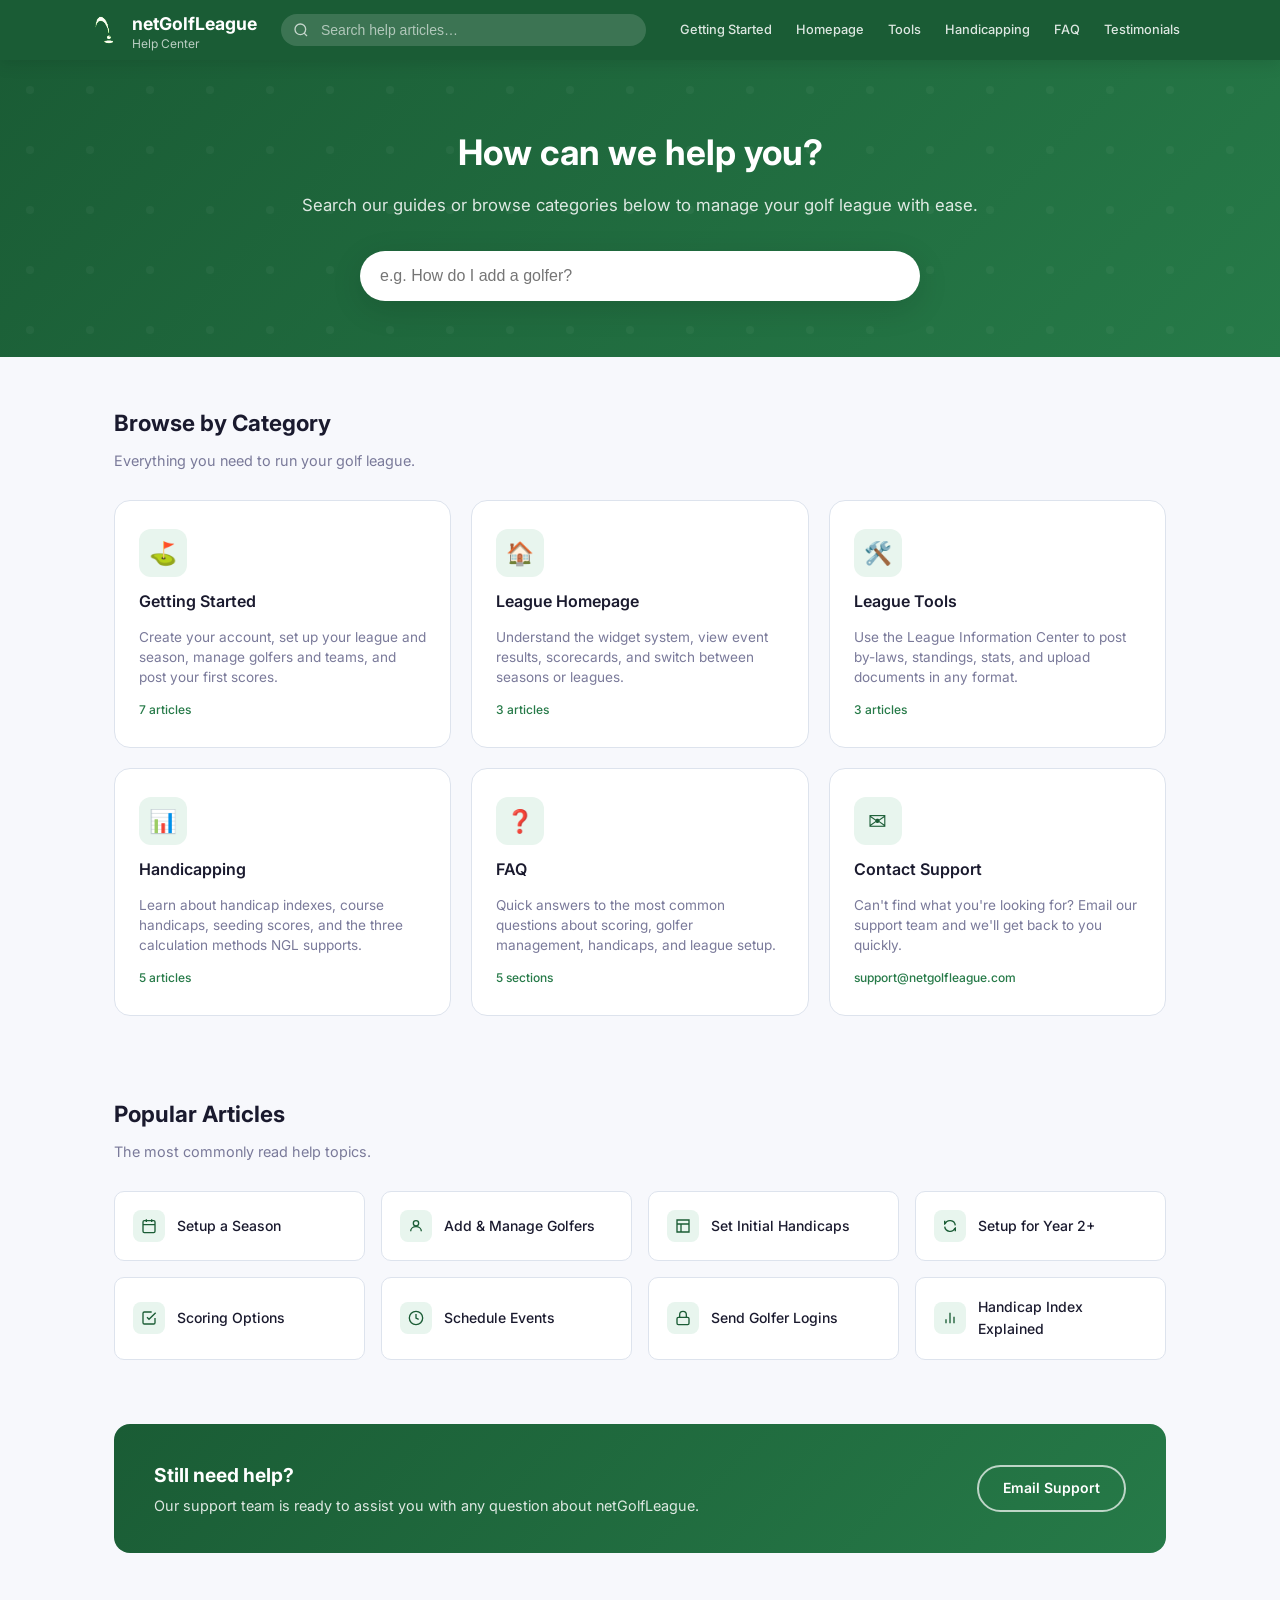
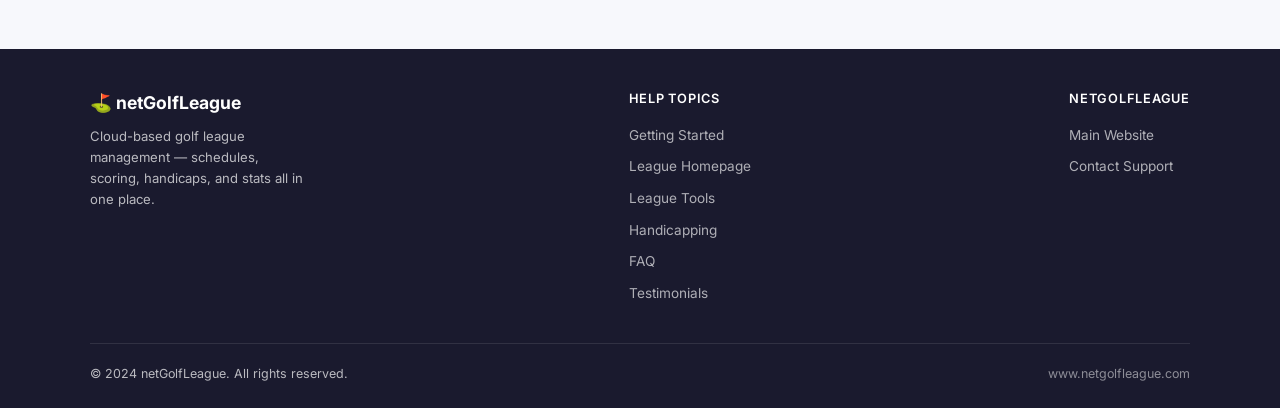
<file: index.html>
<!DOCTYPE html>
<html lang="en">
<head>
  <meta charset="UTF-8" />
  <meta name="viewport" content="width=device-width, initial-scale=1.0" />
  <title>netGolfLeague Help Center</title>
  <link rel="stylesheet" href="css/style.css" />
</head>
<body>

<!-- HEADER -->
<header class="site-header">
  <div class="header-inner">
    <a href="index.html" class="site-logo">
      <img src="assets/ngl_swoosh.png" alt="NGL" width="32px" height="32px">
      <span>
        netGolfLeague
        <span class="logo-sub">Help Center</span>
      </span>
    </a>

    <div class="header-search">
      <svg class="search-icon" width="16" height="16" fill="none" stroke="white" stroke-width="2" viewBox="0 0 24 24">
        <circle cx="11" cy="11" r="8"/><path d="m21 21-4.35-4.35"/>
      </svg>
      <input id="headerSearch" type="search" placeholder="Search help articles…" autocomplete="off" />
    </div>

    <nav class="header-nav">
      <a href="getting-started.html">Getting Started</a>
      <a href="league-homepage.html">Homepage</a>
      <a href="league-tools.html">Tools</a>
      <a href="handicapping.html">Handicapping</a>
      <a href="faq.html">FAQ</a>
      <a href="testimonials.html">Testimonials</a>
    </nav>
  </div>
</header>

<!-- HERO -->
<section class="hero">
  <h1>How can we help you?</h1>
  <p>Search our guides or browse categories below to manage your golf league with ease.</p>
  <div class="hero-search">
    <input id="heroSearch" type="search" placeholder="e.g. How do I add a golfer?" autocomplete="off" />
  </div>
  <div id="heroResults" class="search-results-box"></div>
</section>

<!-- CATEGORIES -->
<div class="container">
  <section class="section">
    <div class="section-title">Browse by Category</div>
    <div class="section-subtitle">Everything you need to run your golf league.</div>

    <div class="category-grid">
      <a href="getting-started.html" class="category-card">
        <div class="category-icon">⛳</div>
        <h3>Getting Started</h3>
        <p>Create your account, set up your league and season, manage golfers and teams, and post your first scores.</p>
        <span class="article-count">7 articles</span>
      </a>

      <a href="league-homepage.html" class="category-card">
        <div class="category-icon">🏠</div>
        <h3>League Homepage</h3>
        <p>Understand the widget system, view event results, scorecards, and switch between seasons or leagues.</p>
        <span class="article-count">3 articles</span>
      </a>

      <a href="league-tools.html" class="category-card">
        <div class="category-icon">🛠️</div>
        <h3>League Tools</h3>
        <p>Use the League Information Center to post by-laws, standings, stats, and upload documents in any format.</p>
        <span class="article-count">3 articles</span>
      </a>

      <a href="handicapping.html" class="category-card">
        <div class="category-icon">📊</div>
        <h3>Handicapping</h3>
        <p>Learn about handicap indexes, course handicaps, seeding scores, and the three calculation methods NGL supports.</p>
        <span class="article-count">5 articles</span>
      </a>

      <a href="faq.html" class="category-card">
        <div class="category-icon">❓</div>
        <h3>FAQ</h3>
        <p>Quick answers to the most common questions about scoring, golfer management, handicaps, and league setup.</p>
        <span class="article-count">5 sections</span>
      </a>

      <a href="mailto:support@netgolfleague.com" class="category-card">
        <div class="category-icon">✉️</div>
        <h3>Contact Support</h3>
        <p>Can't find what you're looking for? Email our support team and we'll get back to you quickly.</p>
        <span class="article-count">support@netgolfleague.com</span>
      </a>
    </div>
  </section>

  <!-- POPULAR ARTICLES -->
  <section class="section-sm">
    <div class="section-title">Popular Articles</div>
    <div class="section-subtitle">The most commonly read help topics.</div>

    <div class="popular-grid">
      <a href="getting-started.html#setup-season" class="popular-card">
        <div class="popular-card-icon">
          <svg width="16" height="16" fill="none" stroke="currentColor" stroke-width="2" viewBox="0 0 24 24">
            <rect x="3" y="4" width="18" height="18" rx="2"/><path d="M16 2v4M8 2v4M3 10h18"/>
          </svg>
        </div>
        Setup a Season
      </a>
      <a href="getting-started.html#golfer-management" class="popular-card">
        <div class="popular-card-icon">
          <svg width="16" height="16" fill="none" stroke="currentColor" stroke-width="2" viewBox="0 0 24 24">
            <circle cx="12" cy="8" r="4"/><path d="M4 20c0-4 3.6-7 8-7s8 3 8 7"/>
          </svg>
        </div>
        Add & Manage Golfers
      </a>
      <a href="handicapping.html#seed-handicaps" class="popular-card">
        <div class="popular-card-icon">
          <svg width="16" height="16" fill="none" stroke="currentColor" stroke-width="2" viewBox="0 0 24 24">
            <path d="M3 3h18v18H3z" rx="2"/><path d="M3 9h18M9 21V9"/>
          </svg>
        </div>
        Set Initial Handicaps
      </a>
      <a href="faq.html#second-year" class="popular-card">
        <div class="popular-card-icon">
          <svg width="16" height="16" fill="none" stroke="currentColor" stroke-width="2" viewBox="0 0 24 24">
            <path d="M4 4v5h.582M20 20v-5h-.581M4.582 9a8 8 0 0 1 15.356 2M19.419 15A8 8 0 0 1 4.062 13"/>
          </svg>
        </div>
        Setup for Year 2+
      </a>
      <a href="faq.html#scoring" class="popular-card">
        <div class="popular-card-icon">
          <svg width="16" height="16" fill="none" stroke="currentColor" stroke-width="2" viewBox="0 0 24 24">
            <path d="M9 11l3 3L22 4"/><path d="M21 12v7a2 2 0 0 1-2 2H5a2 2 0 0 1-2-2V5a2 2 0 0 1 2-2h11"/>
          </svg>
        </div>
        Scoring Options
      </a>
      <a href="getting-started.html#schedule-scoring" class="popular-card">
        <div class="popular-card-icon">
          <svg width="16" height="16" fill="none" stroke="currentColor" stroke-width="2" viewBox="0 0 24 24">
            <circle cx="12" cy="12" r="10"/><path d="M12 6v6l4 2"/>
          </svg>
        </div>
        Schedule Events
      </a>
      <a href="faq.html#golfer-login" class="popular-card">
        <div class="popular-card-icon">
          <svg width="16" height="16" fill="none" stroke="currentColor" stroke-width="2" viewBox="0 0 24 24">
            <rect x="3" y="11" width="18" height="11" rx="2"/><path d="M7 11V7a5 5 0 0 1 10 0v4"/>
          </svg>
        </div>
        Send Golfer Logins
      </a>
      <a href="handicapping.html#handicap-index" class="popular-card">
        <div class="popular-card-icon">
          <svg width="16" height="16" fill="none" stroke="currentColor" stroke-width="2" viewBox="0 0 24 24">
            <path d="M18 20V10M12 20V4M6 20v-6"/>
          </svg>
        </div>
        Handicap Index Explained
      </a>
    </div>
  </section>

  <!-- CONTACT BANNER -->
  <section class="section-sm">
    <div class="contact-banner">
      <div>
        <h3>Still need help?</h3>
        <p>Our support team is ready to assist you with any question about netGolfLeague.</p>
      </div>
      <a href="mailto:support@netgolfleague.com" class="btn-outline-white">Email Support</a>
    </div>
  </section>
</div>

<!-- FOOTER -->
<footer class="site-footer">
  <div class="footer-inner">
    <div class="footer-top">
      <div class="footer-brand">
        <div class="logo">⛳ netGolfLeague</div>
        <p>Cloud-based golf league management — schedules, scoring, handicaps, and stats all in one place.</p>
      </div>
      <div class="footer-links">
        <h4>Help Topics</h4>
        <ul>
          <li><a href="getting-started.html">Getting Started</a></li>
          <li><a href="league-homepage.html">League Homepage</a></li>
          <li><a href="league-tools.html">League Tools</a></li>
          <li><a href="handicapping.html">Handicapping</a></li>
          <li><a href="faq.html">FAQ</a></li>
          <li><a href="testimonials.html">Testimonials</a></li>
        </ul>
      </div>
      <div class="footer-links">
        <h4>netGolfLeague</h4>
        <ul>
          <li><a href="https://www.netgolfleague.com" target="_blank">Main Website</a></li>
          <li><a href="mailto:support@netgolfleague.com">Contact Support</a></li>
        </ul>
      </div>
    </div>
    <div class="footer-bottom">
      <span>&copy; 2024 netGolfLeague. All rights reserved.</span>
      <a href="https://www.netgolfleague.com" target="_blank">www.netgolfleague.com</a>
    </div>
  </div>
</footer>

<script src="js/articles.js"></script>
<script>
  function renderResults(results, container) {
    if (results.length === 0) {
      container.innerHTML = '<div class="search-no-results">No results found. Try different keywords.</div>';
    } else {
      const pageMap = { 'getting-started': 'getting-started.html', 'league-homepage': 'league-homepage.html', 'league-tools': 'league-tools.html', 'handicapping': 'handicapping.html', 'faq': 'faq.html' };
      container.innerHTML = results.map(r =>
        `<a class="search-result-item" href="${pageMap[r.categorySlug]}#${r.id}">
          <div class="res-title">${r.title}</div>
          <div class="res-excerpt">${r.excerpt}</div>
          <div class="res-cat">${r.category}</div>
        </a>`
      ).join('');
    }
    container.classList.add('active');
  }

  const heroSearch  = document.getElementById('heroSearch');
  const heroResults = document.getElementById('heroResults');
  const headerSearch = document.getElementById('headerSearch');

  heroSearch.addEventListener('input', () => {
    const q = heroSearch.value.trim();
    if (q.length < 2) { heroResults.classList.remove('active'); return; }
    renderResults(searchArticles(q), heroResults);
  });

  headerSearch.addEventListener('keydown', e => {
    if (e.key === 'Enter' && headerSearch.value.trim()) {
      window.location.href = 'faq.html?q=' + encodeURIComponent(headerSearch.value.trim());
    }
  });

  heroSearch.addEventListener('keydown', e => { 
    if (e.key === 'Enter') renderResults(searchArticles(heroSearch.value.trim()), heroResults);
  });

  document.addEventListener('click', e => {
    if (!e.target.closest('.hero-search')) heroResults.classList.remove('active');
  });
</script>
</body>
</html>
</file>
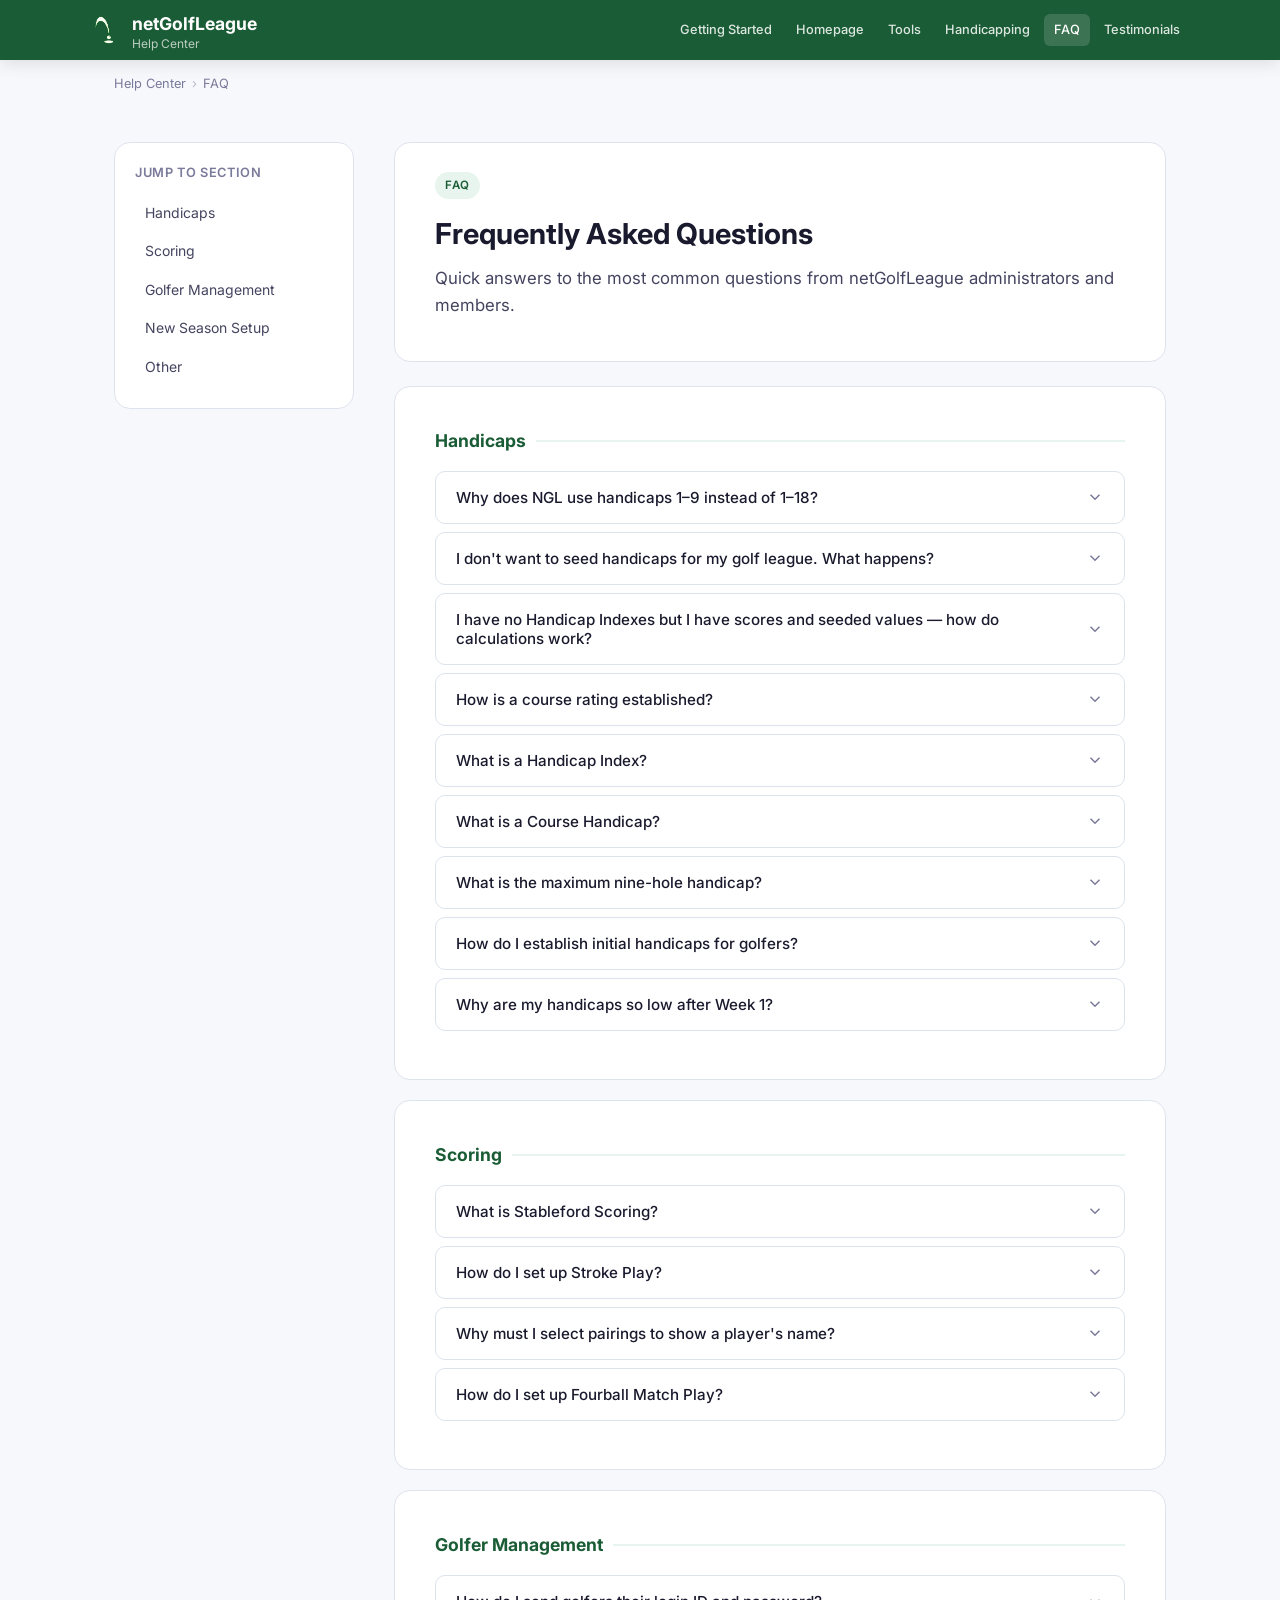
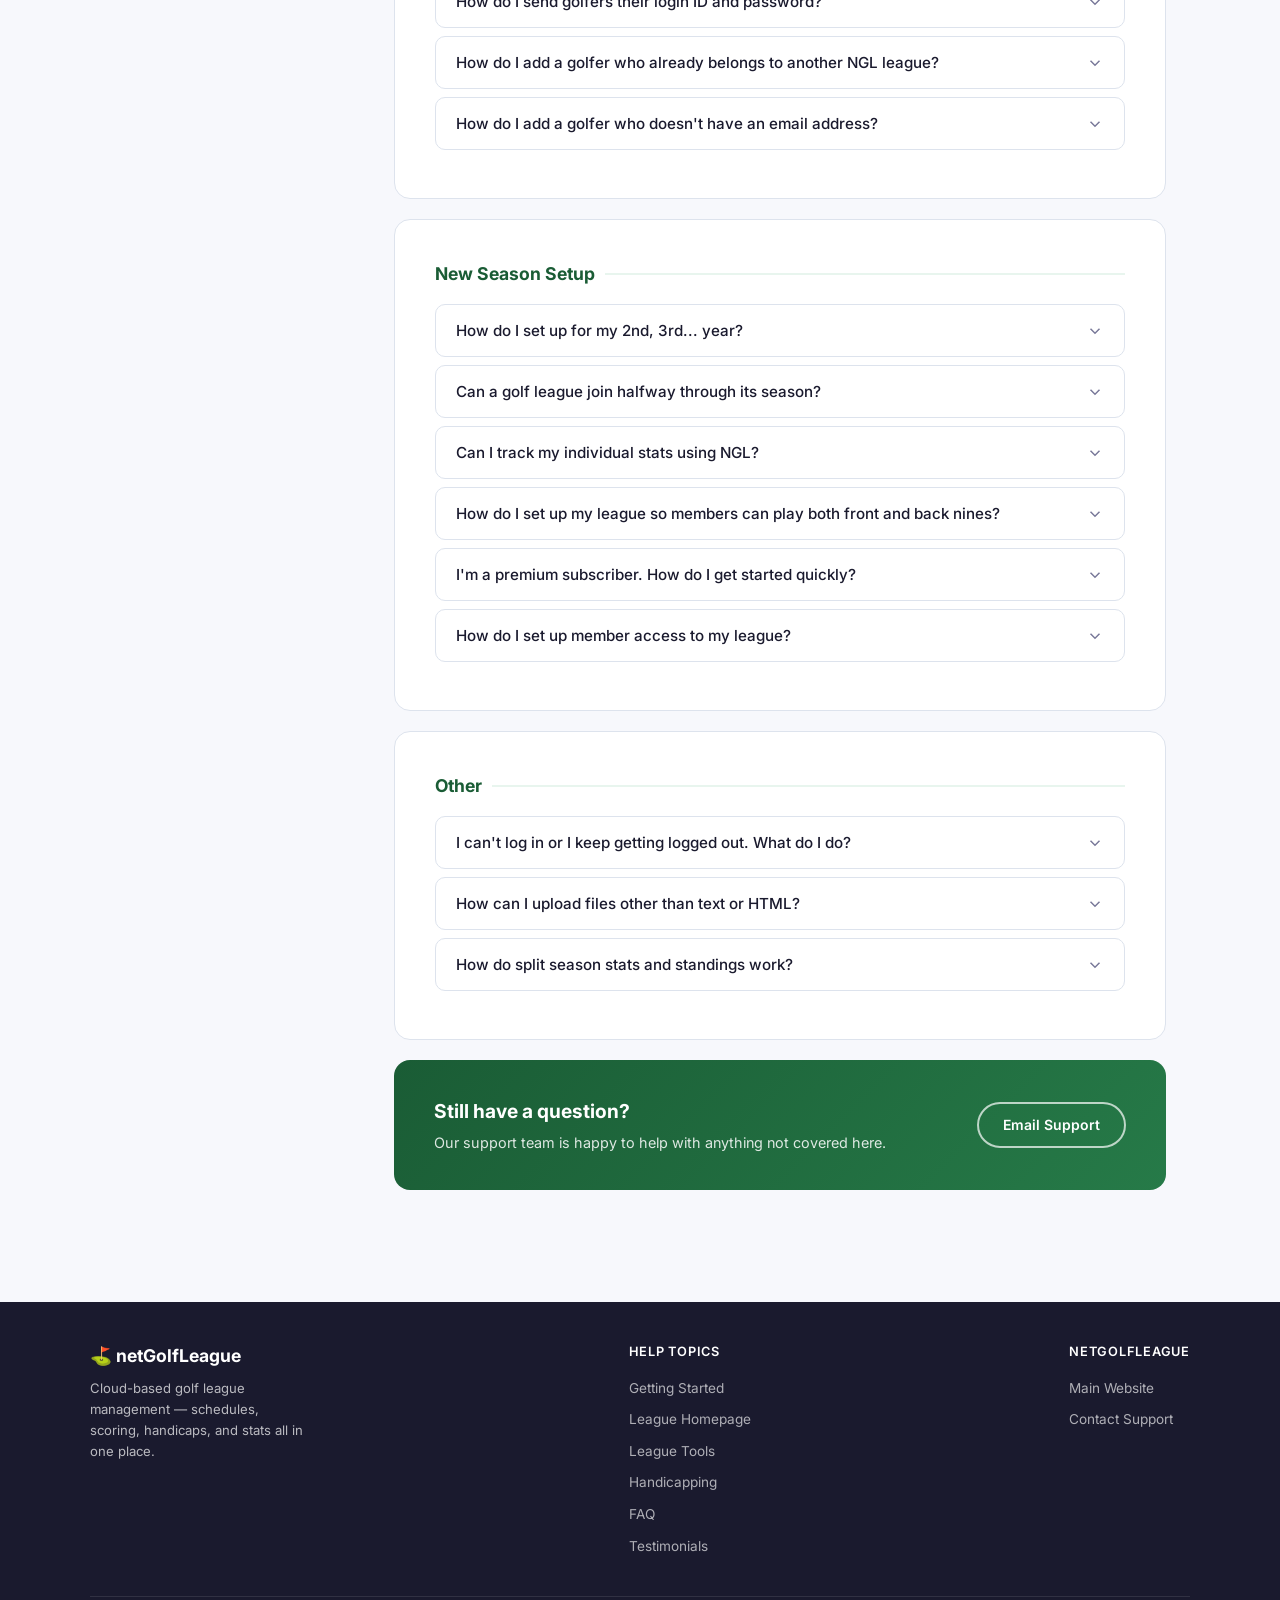
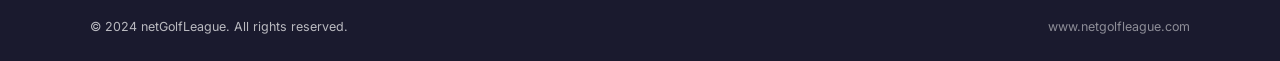
<file: faq.html>
<!DOCTYPE html>
<html lang="en">
<head>
  <meta charset="UTF-8" />
  <meta name="viewport" content="width=device-width, initial-scale=1.0" />
  <title>FAQ — netGolfLeague Help</title>
  <link rel="stylesheet" href="css/style.css" />
</head>
<body>

<header class="site-header">
  <div class="header-inner">
    <a href="index.html" class="site-logo">
      <img src="assets/ngl_swoosh.png" alt="NGL" width="32px" height="32px">
      <span>netGolfLeague <span class="logo-sub">Help Center</span></span>
    </a>
    <nav class="header-nav">
      <a href="getting-started.html">Getting Started</a>
      <a href="league-homepage.html">Homepage</a>
      <a href="league-tools.html">Tools</a>
      <a href="handicapping.html">Handicapping</a>
      <a href="faq.html" class="active">FAQ</a>
      <a href="testimonials.html">Testimonials</a>
    </nav>
  </div>
</header>

<div class="breadcrumb">
  <a href="index.html">Help Center</a>
  <span class="sep">›</span>
  <span>FAQ</span>
</div>

<div class="container">
  <section class="section">
    <div class="article-layout">

      <aside class="sidebar">
        <h3>Jump to section</h3>
        <ul>
          <li><a href="#handicaps">Handicaps</a></li>
          <li><a href="#scoring">Scoring</a></li>
          <li><a href="#golfer-management">Golfer Management</a></li>
          <li><a href="#second-year">New Season Setup</a></li>
          <li><a href="#other">Other</a></li>
        </ul>
      </aside>

      <div>
        <div class="article-body" style="margin-bottom:24px; padding:28px 40px;">
          <span class="article-tag">FAQ</span>
          <h1>Frequently Asked Questions</h1>
          <p class="article-lead">Quick answers to the most common questions from netGolfLeague administrators and members.</p>
        </div>

        <!-- HANDICAPS -->
        <div id="handicaps" class="article-body" style="margin-bottom:20px;">
          <div class="faq-category-title">Handicaps</div>

          <div class="faq-item">
            <button class="faq-question" onclick="toggle(this)">
              Why does NGL use handicaps 1–9 instead of 1–18?
              <svg class="faq-chevron" width="18" height="18" fill="none" stroke="currentColor" stroke-width="2" viewBox="0 0 24 24"><path d="m6 9 6 6 6-6"/></svg>
            </button>
            <div class="faq-answer">
              Because NGL deals with so many different courses, the system has to boil a scorecard down into its least common denominator. Since some courses have 36 holes and some have just 9, the only way to accommodate all courses and scorecards is to rank them 1–9. NGL does have an indicator for nines to identify which nine-hole course is more difficult, and uses that when applying the course rating.
            </div>
          </div>

          <div class="faq-item">
            <button class="faq-question" onclick="toggle(this)">
              I don't want to seed handicaps for my golf league. What happens?
              <svg class="faq-chevron" width="18" height="18" fill="none" stroke="currentColor" stroke-width="2" viewBox="0 0 24 24"><path d="m6 9 6 6 6-6"/></svg>
            </button>
            <div class="faq-answer">
              If you do not seed handicaps, then the first time you enter scores for a golfer you must enter a handicap on the scorecard in the HDCP column. If not, that golfer's handicap will be 0, and any handicap method with stroke control will adjust that golfer's score to par — making them a 0 handicap golfer for the year.<br><br>
              An easy rule of thumb: take the Week 1 score minus par. For example, if a person shoots 55 for the first week: 55 − 36 (par) = 19. Enter 19 for that golfer's first week handicap.
            </div>
          </div>

          <div class="faq-item">
            <button class="faq-question" onclick="toggle(this)">
              I have no Handicap Indexes but I have scores and seeded values — how do calculations work?
              <svg class="faq-chevron" width="18" height="18" fill="none" stroke="currentColor" stroke-width="2" viewBox="0 0 24 24"><path d="m6 9 6 6 6-6"/></svg>
            </button>
            <div class="faq-answer">
              The Handicap Option "Handicap Starting Point" has two values:<br><br>
              <strong>"Use scores for all seasons for this league"</strong> — uses all scores and handicap seeds for all seasons in the golf league. This is the best method because it allows handicaps to flow from one season to the next. This is the default.<br><br>
              <strong>"Use only current season's scores"</strong> — uses only scores and handicap seeds that fall within the currently selected season dates. Any handicap seeds will need to fall within the season's dates.
            </div>
          </div>

          <div class="faq-item">
            <button class="faq-question" onclick="toggle(this)">
              How is a course rating established?
              <svg class="faq-chevron" width="18" height="18" fill="none" stroke="currentColor" stroke-width="2" viewBox="0 0 24 24"><path d="m6 9 6 6 6-6"/></svg>
            </button>
            <div class="faq-answer">
              The NCGA typically re-rates courses every six years, and sooner if the course has undergone significant renovations. Anywhere from 12 to 16 of the NCGA's more than 90 volunteer course raters will participate in a rating. The team evaluates overall difficulty by taking into account 10 obstacles on every hole: topography, fairway, green target, recovery &amp; rough, bunkers, out of bounds, water, trees, green surface, and psychology.<br><br>
              Course and slope ratings are usually found on course scorecards. If not, the USGA maintains a searchable database at <a href="https://ncrdb.usga.org/NCRDB/" target="_blank">ncrdb.usga.org</a>.
            </div>
          </div>

          <div class="faq-item">
            <button class="faq-question" onclick="toggle(this)">
              What is a Handicap Index?
              <svg class="faq-chevron" width="18" height="18" fill="none" stroke="currentColor" stroke-width="2" viewBox="0 0 24 24"><path d="m6 9 6 6 6-6"/></svg>
            </button>
            <div class="faq-answer">
              A Handicap Index is a number to one decimal place (e.g., 5.6) that is a generic — not tied to any one course — representation of a golfer's game relative to par. A golfer with a 5.6 Handicap Index could be expected to shoot somewhere between 5 and 6 strokes over par on any given day.
            </div>
          </div>

          <div class="faq-item">
            <button class="faq-question" onclick="toggle(this)">
              What is a Course Handicap?
              <svg class="faq-chevron" width="18" height="18" fill="none" stroke="currentColor" stroke-width="2" viewBox="0 0 24 24"><path d="m6 9 6 6 6-6"/></svg>
            </button>
            <div class="faq-answer">
              Course Handicap represents the number of strokes needed to play to the level of a scratch golfer — or the Course Rating of a particular set of tees. It is expressed as a whole number (e.g. 11).<br><br>
              <strong>Formula:</strong> Handicap Index × Slope Rating ÷ 113 = Answer (rounded to nearest whole number)<br><br>
              <strong>Example:</strong> 8.6 Handicap Index × 134 Slope Rating ÷ 113 = 10.2 = <strong>10 Course Handicap</strong><br><br>
              You can also use the <a href="http://www.netgolfleague.com/HandicapCalculator.aspx" target="_blank">NGL Handicap Calculator</a>.
            </div>
          </div>

          <div class="faq-item">
            <button class="faq-question" onclick="toggle(this)">
              What is the maximum nine-hole handicap?
              <svg class="faq-chevron" width="18" height="18" fill="none" stroke="currentColor" stroke-width="2" viewBox="0 0 24 24"><path d="m6 9 6 6 6-6"/></svg>
            </button>
            <div class="faq-answer">
              The maximum USGA Handicap Index is 18.2 for men and 20.2 for women. Note: a maximum USGA Handicap Index will convert to a Course Handicap that exceeds these numbers on courses with Slope Ratings greater than 113.<br><br>
              Because of the variances in what NGL leagues want, administrators can override the default Course Handicap when entering it on the scorecard. For example, a league playing on a course with a slope of 134 may choose to cap all course handicaps over 22 (18.2 × 134 ÷ 113 = 21.6).
            </div>
          </div>

          <div class="faq-item">
            <button class="faq-question" onclick="toggle(this)">
              How do I establish initial handicaps for golfers?
              <svg class="faq-chevron" width="18" height="18" fill="none" stroke="currentColor" stroke-width="2" viewBox="0 0 24 24"><path d="m6 9 6 6 6-6"/></svg>
            </button>
            <div class="faq-answer">
              Click the golfer's name on the league homepage to open their profile. Click <em>"Add Seed Scores for calculating handicap."</em> Holes per round will automatically be set to 9 or 18 based on your season setup. Enter the Course Slope Rating (~113) and Course Rating (~36 for nine-hole leagues).<br><br>
              These seed scores will continue to be included in the golfer's handicap index calculation until enough real rounds bump them off the end of the 20-round window. You can verify the calculation by clicking <em>"Display Handicap Calculation"</em> from the golfer's profile page.<br><br>
              <strong>Tip:</strong> Many leagues enter 5 or more seed scores per golfer to reduce the large handicap fluctuations that occur during the first several weeks when using the USGA method. After entering seed scores, if the Handicap Index doesn't appear, go to Setup and click <em>"Recalculate Handicaps and Scoring."</em>
            </div>
          </div>

          <div class="faq-item">
            <button class="faq-question" onclick="toggle(this)">
              Why are my handicaps so low after Week 1?
              <svg class="faq-chevron" width="18" height="18" fill="none" stroke="currentColor" stroke-width="2" viewBox="0 0 24 24"><path d="m6 9 6 6 6-6"/></svg>
            </button>
            <div class="faq-answer">
              One common cause is leaving the handicap blank for a golfer's first week — the system assumes they are a scratch golfer. If Equitable Stroke Control is being used, it will also limit the number of strokes a person has for an adjusted score.<br><br>
              You need to enter a handicap for each golfer on their first event. A good starting point: score minus par (e.g. 56 − 36 = 20). You can add a handicap after the fact by going back to the scorecard for that event and entering the handicap. Make sure to click <em>"Save and Recalculate"</em> when finished. You can review the detailed calculation by clicking a golfer's name and then the <em>"Display Handicap Calculation"</em> link.
            </div>
          </div>
        </div>

        <!-- SCORING -->
        <div id="scoring" class="article-body" style="margin-bottom:20px;">
          <div class="faq-category-title">Scoring</div>

          <div class="faq-item">
            <button class="faq-question" onclick="toggle(this)">
              What is Stableford Scoring?
              <svg class="faq-chevron" width="18" height="18" fill="none" stroke="currentColor" stroke-width="2" viewBox="0 0 24 24"><path d="m6 9 6 6 6-6"/></svg>
            </button>
            <div class="faq-answer">
              Stableford is a points-based scoring format where you earn points on each hole based on your score relative to par (adjusted for handicap). Bogey = 1 point, Par = 2, Birdie = 3, Eagle = 4, etc. The golfer with the most total points wins — rather than the fewest strokes. It rewards aggressive play and is forgiving of one bad hole.
            </div>
          </div>

          <div class="faq-item">
            <button class="faq-question" onclick="toggle(this)">
              How do I set up Stroke Play?
              <svg class="faq-chevron" width="18" height="18" fill="none" stroke="currentColor" stroke-width="2" viewBox="0 0 24 24"><path d="m6 9 6 6 6-6"/></svg>
            </button>
            <div class="faq-answer">
              Select "Match Play – Wins/Losses" or "Match Play – Total Points" from the Team Scoring System dropdown in Setup. Then customize the scoring parameters via Team Scoring Configuration to match your league's format.
            </div>
          </div>

          <div class="faq-item">
            <button class="faq-question" onclick="toggle(this)">
              Why must I select pairings to show a player's name?
              <svg class="faq-chevron" width="18" height="18" fill="none" stroke="currentColor" stroke-width="2" viewBox="0 0 24 24"><path d="m6 9 6 6 6-6"/></svg>
            </button>
            <div class="faq-answer">
              Pairings designate which golfers are active for each match week and enable team substitutions across multiple players. Without pairings, the system doesn't know who's playing that week, so names can't populate the scorecard entry screen.
            </div>
          </div>

          <div class="faq-item">
            <button class="faq-question" onclick="toggle(this)">
              How do I set up Fourball Match Play?
              <svg class="faq-chevron" width="18" height="18" fill="none" stroke="currentColor" stroke-width="2" viewBox="0 0 24 24"><path d="m6 9 6 6 6-6"/></svg>
            </button>
            <div class="faq-answer">
              Choose "Best Ball – Points" or "Best Ball – Wins/Losses" as your team scoring system. Then configure the scoring parameters (points per hole, match points, etc.) in Team Scoring Configuration. In Best Ball / Fourball, each team uses the lowest score from its members on each hole.
            </div>
          </div>
        </div>

        <!-- GOLFER MANAGEMENT -->
        <div id="golfer-management" class="article-body" style="margin-bottom:20px;">
          <div class="faq-category-title">Golfer Management</div>

          <div class="faq-item" id="golfer-login">
            <button class="faq-question" onclick="toggle(this)">
              How do I send golfers their login ID and password?
              <svg class="faq-chevron" width="18" height="18" fill="none" stroke="currentColor" stroke-width="2" viewBox="0 0 24 24"><path d="m6 9 6 6 6-6"/></svg>
            </button>
            <div class="faq-answer">
              Click on the <strong>Golfers</strong> link on your league homepage to pull up the Golfer List screen. Check the checkbox next to the golfer names you want to contact. Choose <strong>Invite</strong> from the Email dropdown, then click the <strong>Email</strong> button.<br><br>
              <strong>Tip:</strong> The checkbox in the header row (brown section above the individual checkboxes) is an easy way to select all golfers at once — check it and all boxes will be checked for you.
            </div>
          </div>

          <div class="faq-item">
            <button class="faq-question" onclick="toggle(this)">
              How do I add a golfer who already belongs to another NGL league?
              <svg class="faq-chevron" width="18" height="18" fill="none" stroke="currentColor" stroke-width="2" viewBox="0 0 24 24"><path d="m6 9 6 6 6-6"/></svg>
            </button>
            <div class="faq-answer">
              Golfers in netGolfLeague only need to be a member once. To add a golfer who is in a current or past league:<br><br>
              1. Go to the Setup screen<br>
              2. Click <strong>Quick Add Golfer</strong><br>
              3. Enter the person's name and email address<br><br>
              If the email address already matches an NGL member, they will be automatically linked into your golf league. That golfer will then be able to see either league when they log in.
            </div>
          </div>

          <div class="faq-item">
            <button class="faq-question" onclick="toggle(this)">
              How do I add a golfer who doesn't have an email address?
              <svg class="faq-chevron" width="18" height="18" fill="none" stroke="currentColor" stroke-width="2" viewBox="0 0 24 24"><path d="m6 9 6 6 6-6"/></svg>
            </button>
            <div class="faq-answer">
              Click the <strong>Edit</strong> button on the Golfers section of the home page, then click the <strong>Add</strong> button. Fill in the required fields — fields marked with an asterisk (*) are required.
            </div>
          </div>
        </div>

        <!-- NEW SEASON SETUP -->
        <div id="second-year" class="article-body" style="margin-bottom:20px;">
          <div class="faq-category-title">New Season Setup</div>

          <div class="faq-item">
            <button class="faq-question" onclick="toggle(this)">
              How do I set up for my 2nd, 3rd... year?
              <svg class="faq-chevron" width="18" height="18" fill="none" stroke="currentColor" stroke-width="2" viewBox="0 0 24 24"><path d="m6 9 6 6 6-6"/></svg>
            </button>
            <div class="faq-answer">
              Click <strong>Add/Change Season</strong> at the top of your homepage, then <strong>Add New Season</strong> at the bottom to create a new season. Make sure to set the start date earlier than today — this causes the system to automatically place golfers into the correct season the next time they log in.<br><br>
              From the Golfer List screen, copy your golfers from the previous season:<br>
              1. Go to the Golfer Management screen (click the Golfers link)<br>
              2. Check the <strong>All League Members</strong> checkbox<br>
              3. Select the members you want to copy<br>
              4. In the <strong>Copy members to…</strong> dropdown, select your new season<br>
              5. Click <strong>Copy</strong><br><br>
              You can also easily send all golfers an invite email with their user ID and password by selecting them, choosing <strong>Invite</strong> from the dropdown, and clicking <strong>Email</strong>. If you choose to include all seasons in your handicap calculation, golfers will start the new year with the handicap established from last year.
            </div>
          </div>

          <div class="faq-item">
            <button class="faq-question" onclick="toggle(this)">
              Can a golf league join halfway through its season?
              <svg class="faq-chevron" width="18" height="18" fill="none" stroke="currentColor" stroke-width="2" viewBox="0 0 24 24"><path d="m6 9 6 6 6-6"/></svg>
            </button>
            <div class="faq-answer">
              Yes. Past scores can be backdated using the <strong>Post League Info</strong> feature. Create events with past dates and enter the historical scores — NGL will calculate standings and handicaps as if those scores had been entered on time.
            </div>
          </div>

          <div class="faq-item">
            <button class="faq-question" onclick="toggle(this)">
              Can I track my individual stats using NGL?
              <svg class="faq-chevron" width="18" height="18" fill="none" stroke="currentColor" stroke-width="2" viewBox="0 0 24 24"><path d="m6 9 6 6 6-6"/></svg>
            </button>
            <div class="faq-answer">
              Yes! Create a single-person league and season just for yourself. Enter your scores each round and NGL will track your personal statistics, handicap progression, and scoring history over time.
            </div>
          </div>

          <div class="faq-item">
            <button class="faq-question" onclick="toggle(this)">
              How do I set up my league so members can play both front and back nines?
              <svg class="faq-chevron" width="18" height="18" fill="none" stroke="currentColor" stroke-width="2" viewBox="0 0 24 24"><path d="m6 9 6 6 6-6"/></svg>
            </button>
            <div class="faq-answer">
              Create two same-day events per week — for example "Week 1 Front 9" and "Week 1 Back 9" — each with their own team and pairing schedules. This lets you record and track front and back nine scores as separate rounds.
            </div>
          </div>

          <div class="faq-item">
            <button class="faq-question" onclick="toggle(this)">
              I'm a premium subscriber. How do I get started quickly?
              <svg class="faq-chevron" width="18" height="18" fill="none" stroke="currentColor" stroke-width="2" viewBox="0 0 24 24"><path d="m6 9 6 6 6-6"/></svg>
            </button>
            <div class="faq-answer">
              <strong>Step 1 — Verify Setup:</strong> Click the Setup menu option. Review your League Configuration (click "Change League Profile") and Season Configuration (click "Change Season Configuration"). Check that team &amp; individual scoring systems are correct, putt tracking is on/off as desired, Holes per Round is correct, and the handicap method and starting point are set.<br><br>
              <strong>Step 2 — Add Golfers/Teams:</strong> Click "Add Golfer(s)" — your golfer will receive their NGL UserID and password by email. Then click "Add Team(s)."<br><br>
              <strong>Step 3 — Tweak Scoring Settings:</strong> Click "Team Scoring" or "Individual Scoring" buttons to fine-tune settings.<br><br>
              <strong>Step 4 — Schedule Rounds:</strong> Click Schedule &amp; Scoring → Add events. Set up Matches (team vs. team) and Pairings (golfer vs. golfer).<br><br>
              <strong>Step 5 — Play Golf!</strong> Collect scorecards. Track putts if you want extra statistics.<br><br>
              <strong>Step 6 — Enter Scores:</strong> Click the Scorecard button for each event. If tracking putts, enter scores as score/putt (e.g. 5/2).
            </div>
          </div>

          <div class="faq-item">
            <button class="faq-question" onclick="toggle(this)">
              How do I set up member access to my league?
              <svg class="faq-chevron" width="18" height="18" fill="none" stroke="currentColor" stroke-width="2" viewBox="0 0 24 24"><path d="m6 9 6 6 6-6"/></svg>
            </button>
            <div class="faq-answer">
              There are two ways:<br><br>
              <strong>Option 1 — Shared Player Login:</strong> When setting up your league you create a Player Login ID and Password. Distribute this one set of credentials to all league members. They use it to enter NGL, create an individual member account, and join your league.<br><br>
              <strong>Option 2 — Individual Invites:</strong> Add players individually from the Edit Players screen on your league homepage. Then send an invite email to each member — they'll receive their own individual Member Login ID and Password, use it to log in, finish their Member Profile, and reach the league homepage.
            </div>
          </div>
        </div>

        <!-- OTHER -->
        <div id="other" class="article-body" style="margin-bottom:20px;">
          <div class="faq-category-title">Other</div>

          <div class="faq-item">
            <button class="faq-question" onclick="toggle(this)">
              I can't log in or I keep getting logged out. What do I do?
              <svg class="faq-chevron" width="18" height="18" fill="none" stroke="currentColor" stroke-width="2" viewBox="0 0 24 24"><path d="m6 9 6 6 6-6"/></svg>
            </button>
            <div class="faq-answer">
              Make sure your browser is set to accept cookies. A cookie is a small piece of information stored by your browser which NGL uses to identify you and keep you logged in as you move from page to page. For information on how to ensure your browser accepts cookies, refer to your browser's help settings or our Privacy Policy. If the problem persists, contact <a href="mailto:support@netgolfleague.com">support@netgolfleague.com</a>.
            </div>
          </div>

          <div class="faq-item">
            <button class="faq-question" onclick="toggle(this)">
              How can I upload files other than text or HTML?
              <svg class="faq-chevron" width="18" height="18" fill="none" stroke="currentColor" stroke-width="2" viewBox="0 0 24 24"><path d="m6 9 6 6 6-6"/></svg>
            </button>
            <div class="faq-answer">
              If you have a file in another format (e.g. MS Word .doc or MS Excel .xls) that you'd like to upload, you must first save it as either a text or HTML file. In most cases:<br><br>
              1. Open the file with the application you used to create it<br>
              2. Click <strong>File</strong> in the main menu<br>
              3. Click <strong>Save As</strong><br>
              4. Change the "Save As" type to .txt or .html<br><br>
              If you're still having problems, contact <a href="mailto:support@netgolfleague.com">support@netgolfleague.com</a>.
            </div>
          </div>

          <div class="faq-item">
            <button class="faq-question" onclick="toggle(this)">
              How do split season stats and standings work?
              <svg class="faq-chevron" width="18" height="18" fill="none" stroke="currentColor" stroke-width="2" viewBox="0 0 24 24"><path d="m6 9 6 6 6-6"/></svg>
            </button>
            <div class="faq-answer">
              You can create 2 seasons — one for each half. Set the correct season duration (start and end dates) for each session. Each season has its own scoring so points reset between halves.<br><br>
              In Handicap Options, set <strong>"Scores to consider for Handicap Calculations"</strong> to <em>"Use scores for all seasons for this league"</em> (the default). This keeps handicaps continuous across the split. You can create as many seasons as you need — it won't affect your subscription.
            </div>
          </div>
        </div>

        <!-- CONTACT -->
        <div class="contact-banner">
          <div>
            <h3>Still have a question?</h3>
            <p>Our support team is happy to help with anything not covered here.</p>
          </div>
          <a href="mailto:support@netgolfleague.com" class="btn-outline-white">Email Support</a>
        </div>

      </div>
    </div>
  </section>
</div>

<footer class="site-footer">
  <div class="footer-inner">
    <div class="footer-top">
      <div class="footer-brand">
        <div class="logo">⛳ netGolfLeague</div>
        <p>Cloud-based golf league management — schedules, scoring, handicaps, and stats all in one place.</p>
      </div>
      <div class="footer-links">
        <h4>Help Topics</h4>
        <ul>
          <li><a href="getting-started.html">Getting Started</a></li>
          <li><a href="league-homepage.html">League Homepage</a></li>
          <li><a href="league-tools.html">League Tools</a></li>
          <li><a href="handicapping.html">Handicapping</a></li>
          <li><a href="faq.html">FAQ</a></li>
          <li><a href="testimonials.html">Testimonials</a></li>
        </ul>
      </div>
      <div class="footer-links">
        <h4>netGolfLeague</h4>
        <ul>
          <li><a href="https://www.netgolfleague.com" target="_blank">Main Website</a></li>
          <li><a href="mailto:support@netgolfleague.com">Contact Support</a></li>
        </ul>
      </div>
    </div>
    <div class="footer-bottom">
      <span>&copy; 2024 netGolfLeague. All rights reserved.</span>
      <a href="https://www.netgolfleague.com" target="_blank">www.netgolfleague.com</a>
    </div>
  </div>
</footer>

<script>
  function toggle(btn) {
    const answer = btn.nextElementSibling;
    const isOpen = answer.classList.contains('open');
    document.querySelectorAll('.faq-answer.open').forEach(a => a.classList.remove('open'));
    document.querySelectorAll('.faq-question.open').forEach(b => b.classList.remove('open'));
    if (!isOpen) { answer.classList.add('open'); btn.classList.add('open'); }
  }

  const links = document.querySelectorAll('.sidebar a');
  const sections = document.querySelectorAll('[id]');
  window.addEventListener('scroll', () => {
    let current = '';
    sections.forEach(s => { if (window.scrollY >= s.offsetTop - 100) current = s.id; });
    links.forEach(l => { l.classList.toggle('active', l.getAttribute('href') === '#' + current); });
  });

  // Auto-open FAQ item if hash matches
  const hash = window.location.hash;
  if (hash) {
    const target = document.querySelector(hash + ' .faq-question');
    if (target) { toggle(target); target.scrollIntoView({ behavior: 'smooth', block: 'start' }); }
  }
</script>
</body>
</html>
</file>
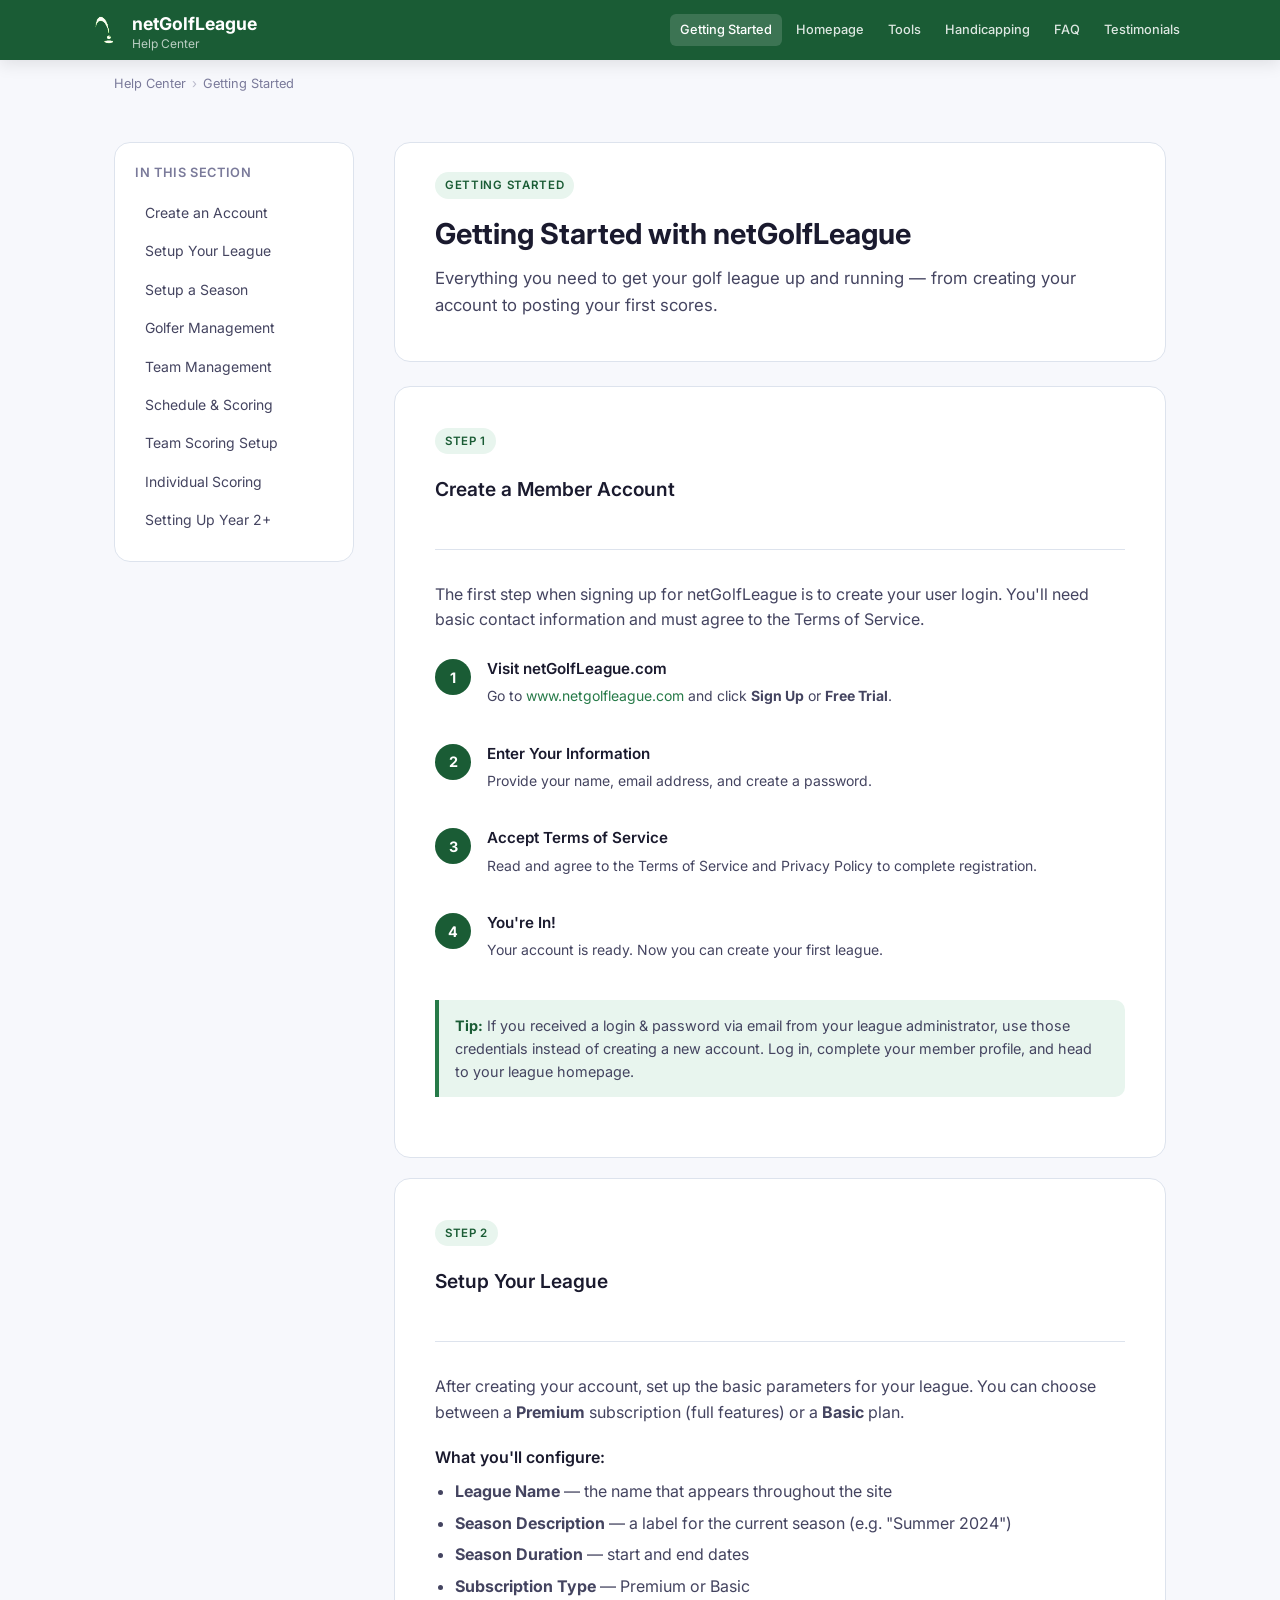
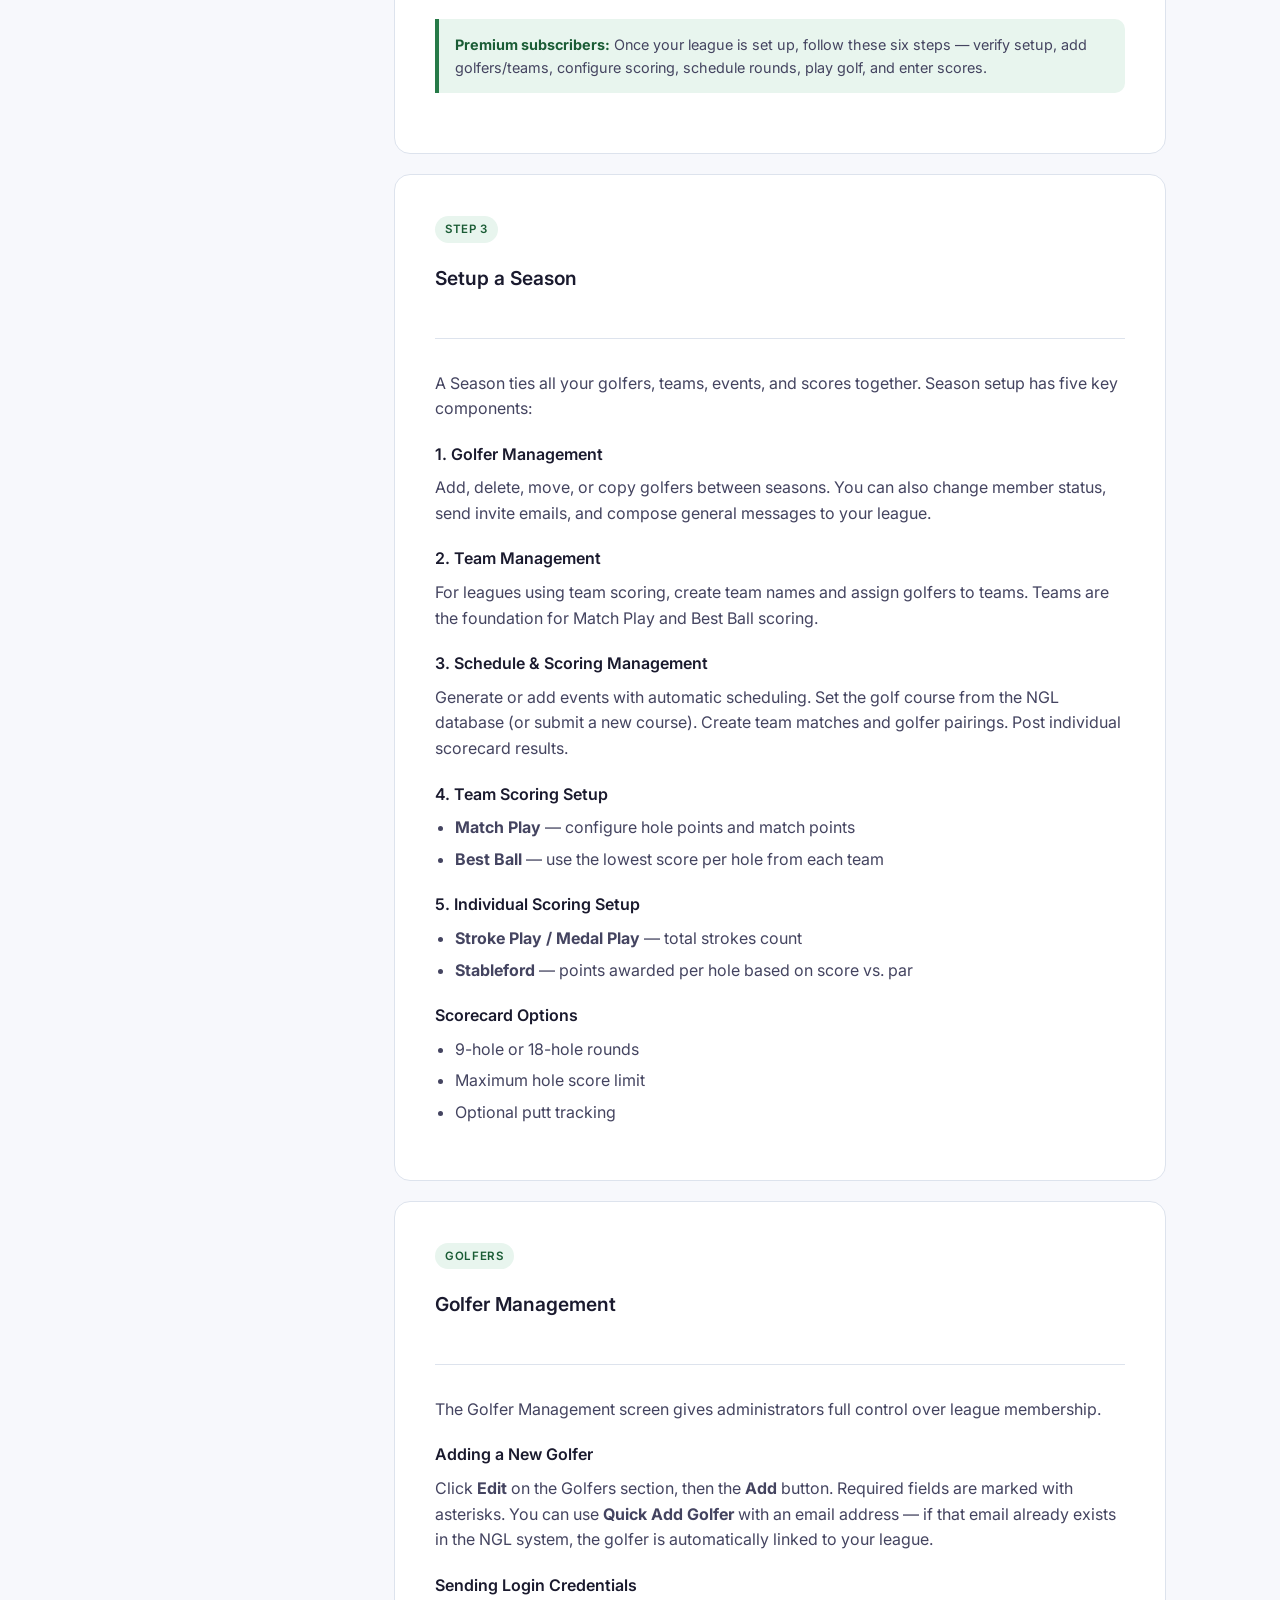
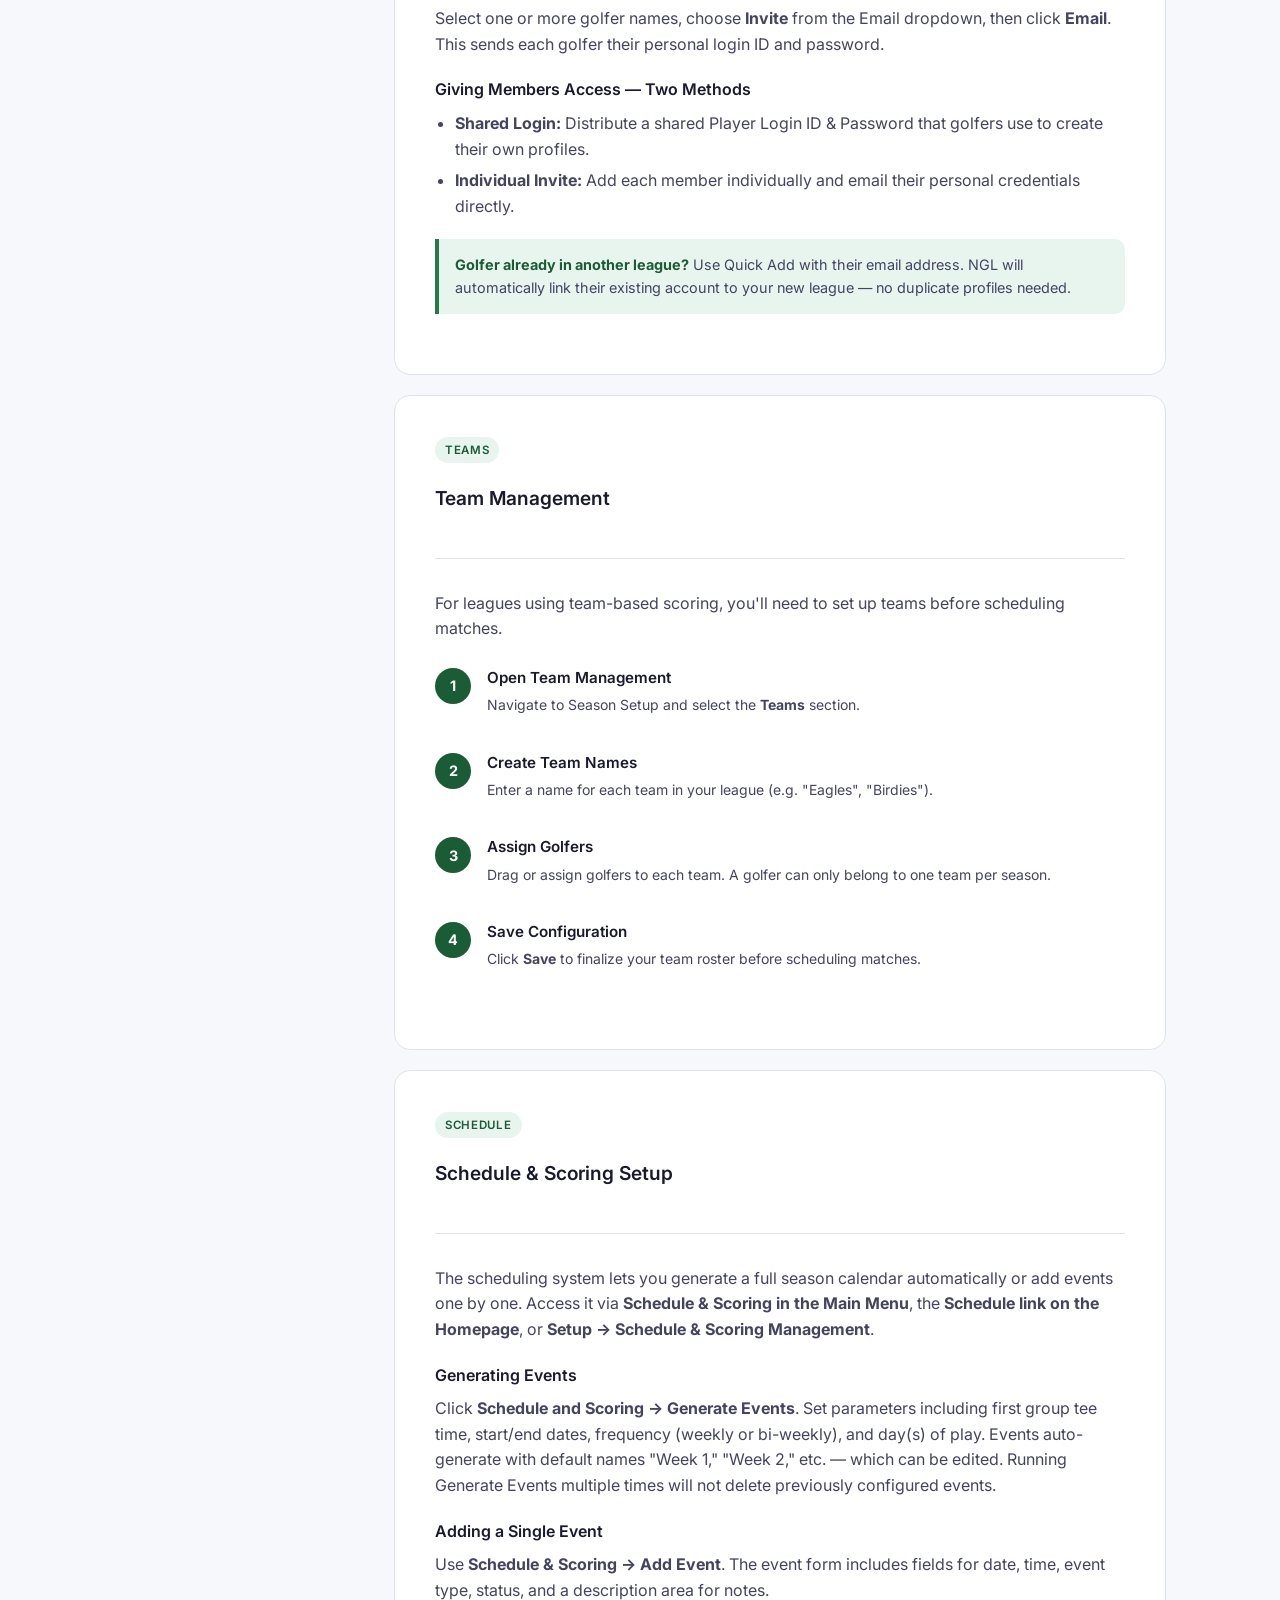
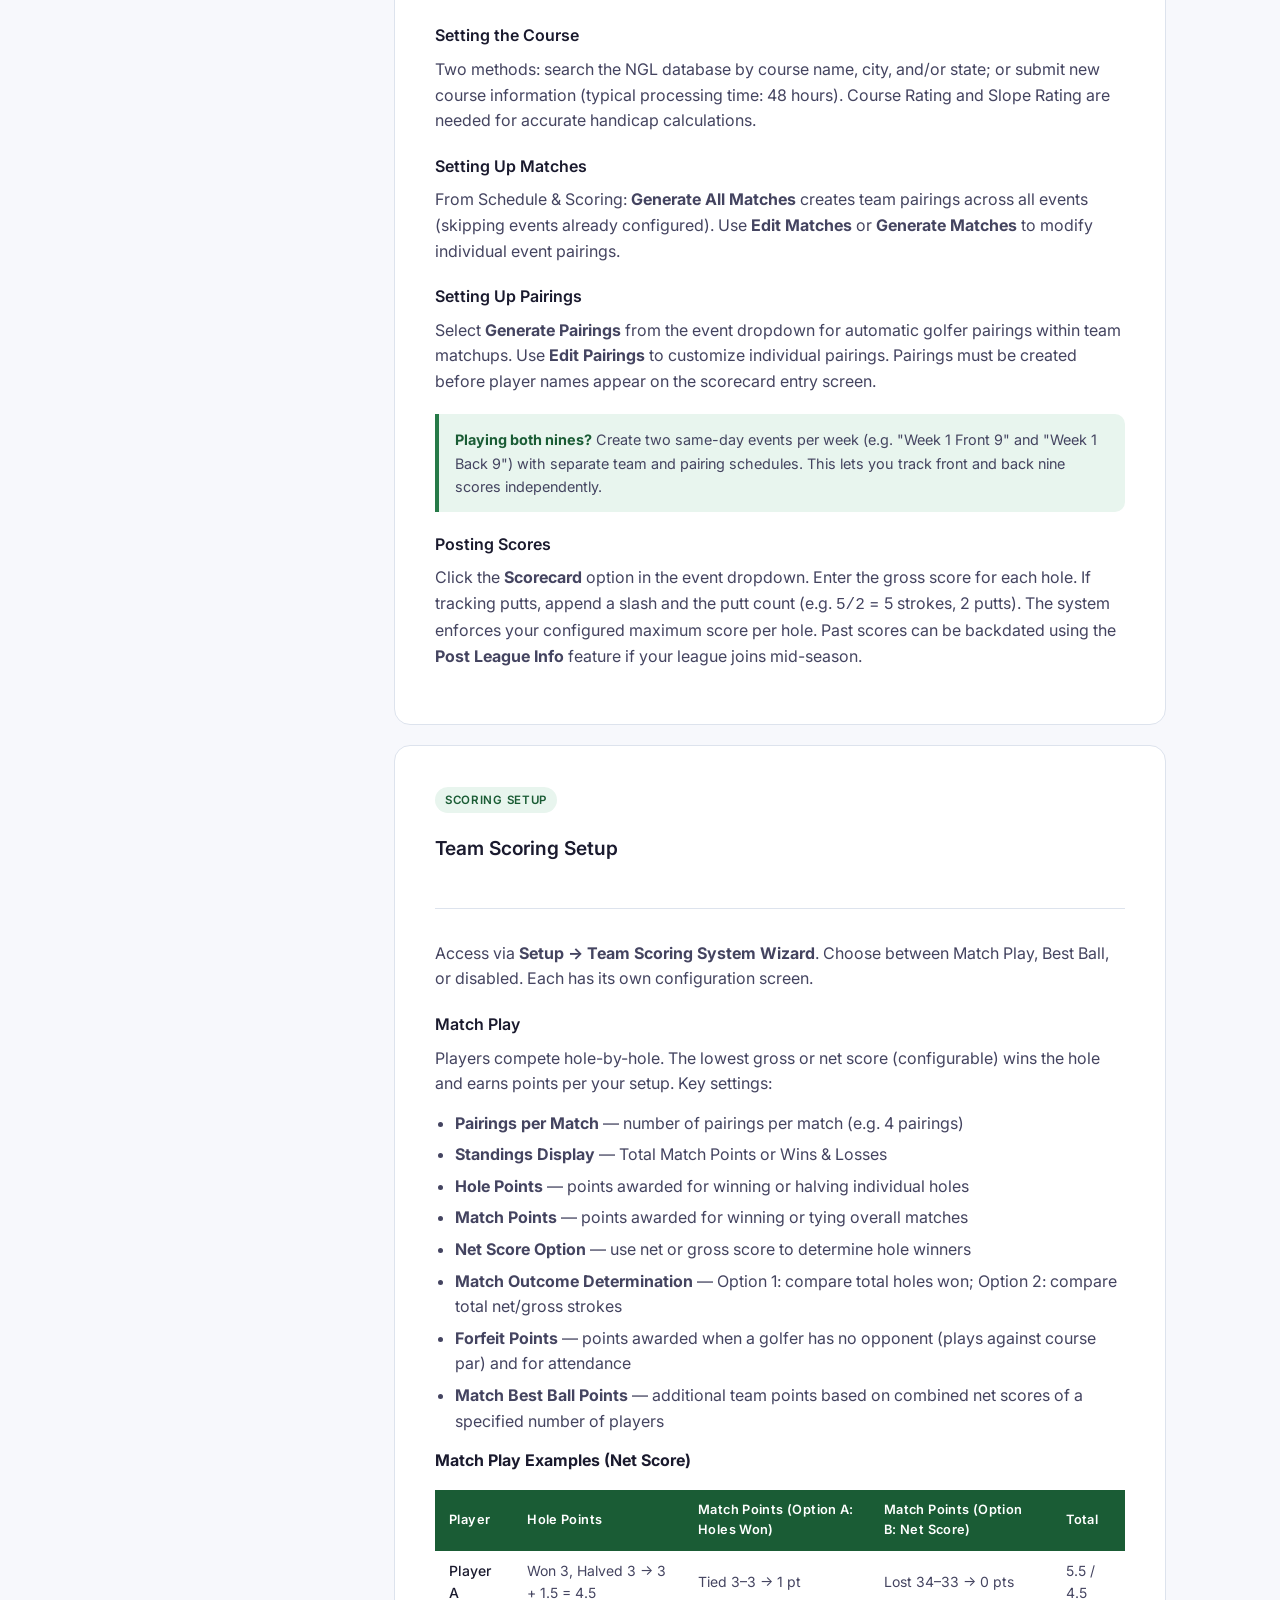
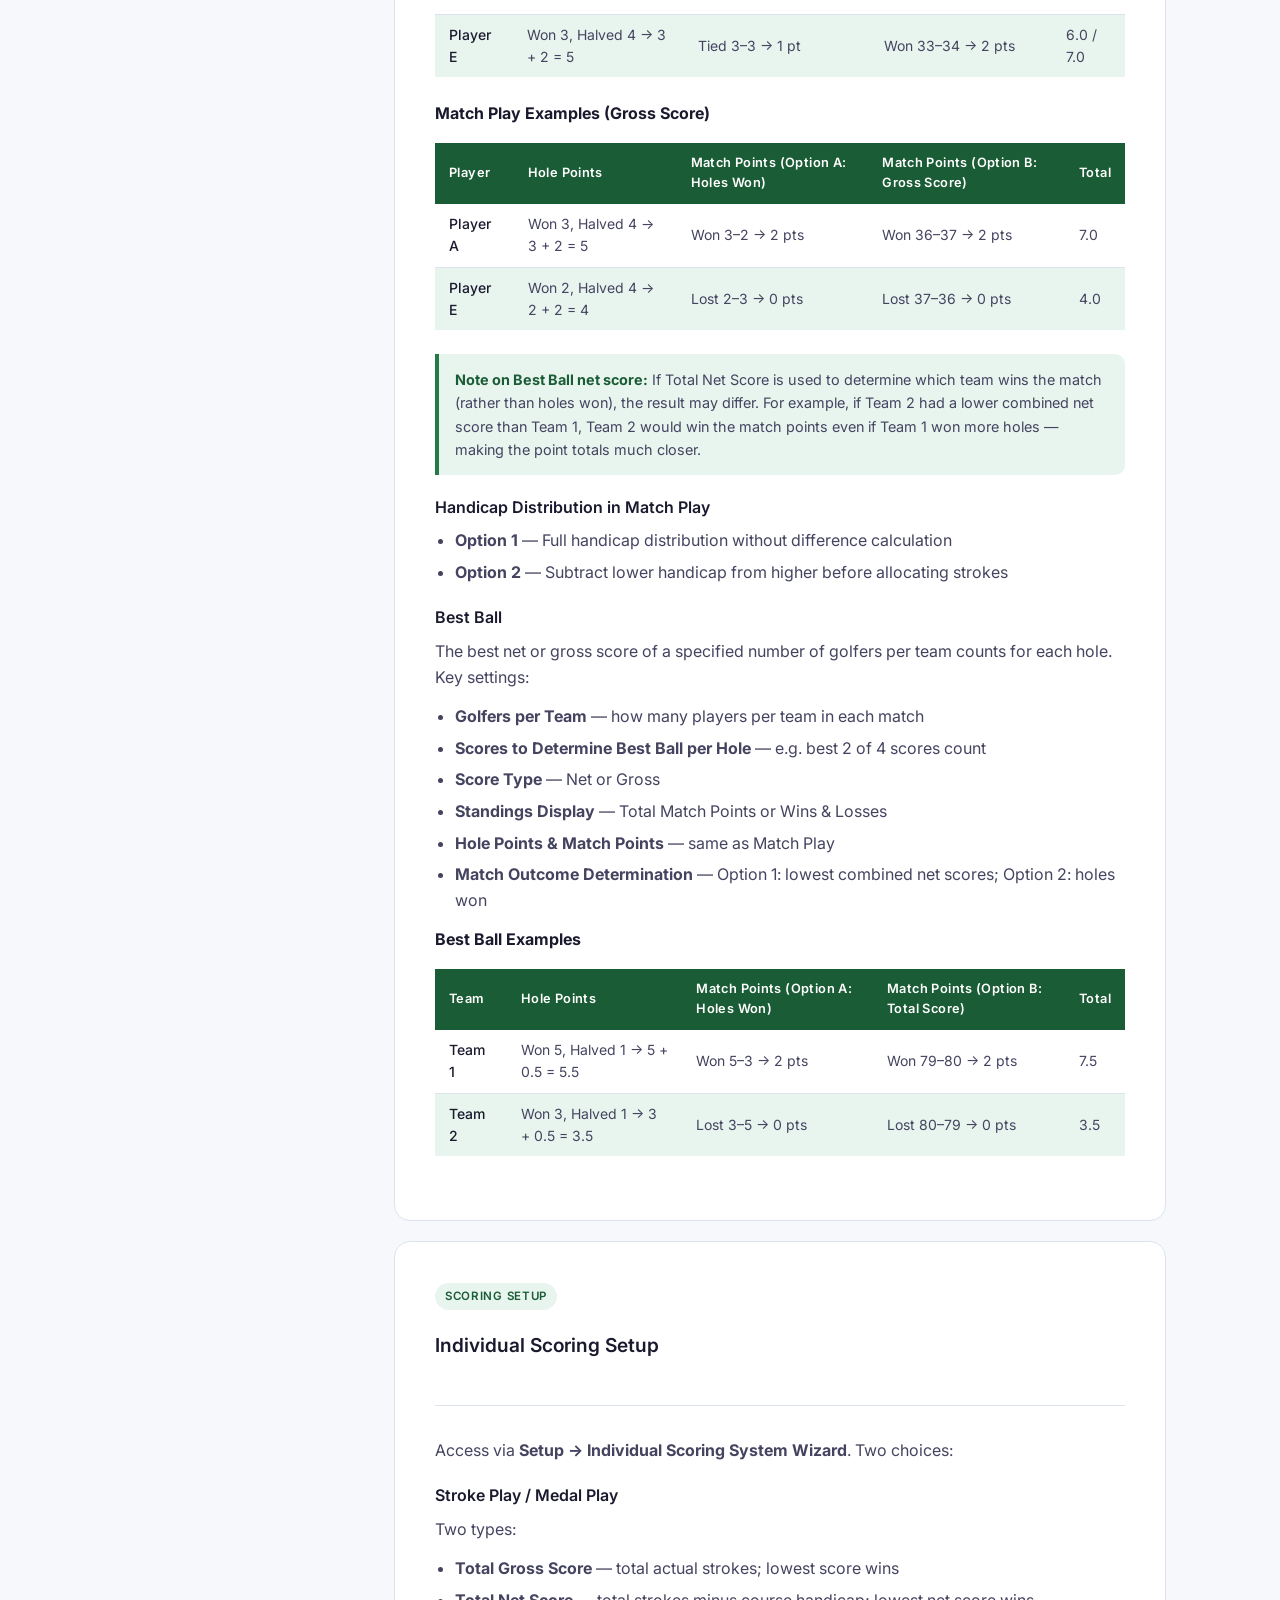
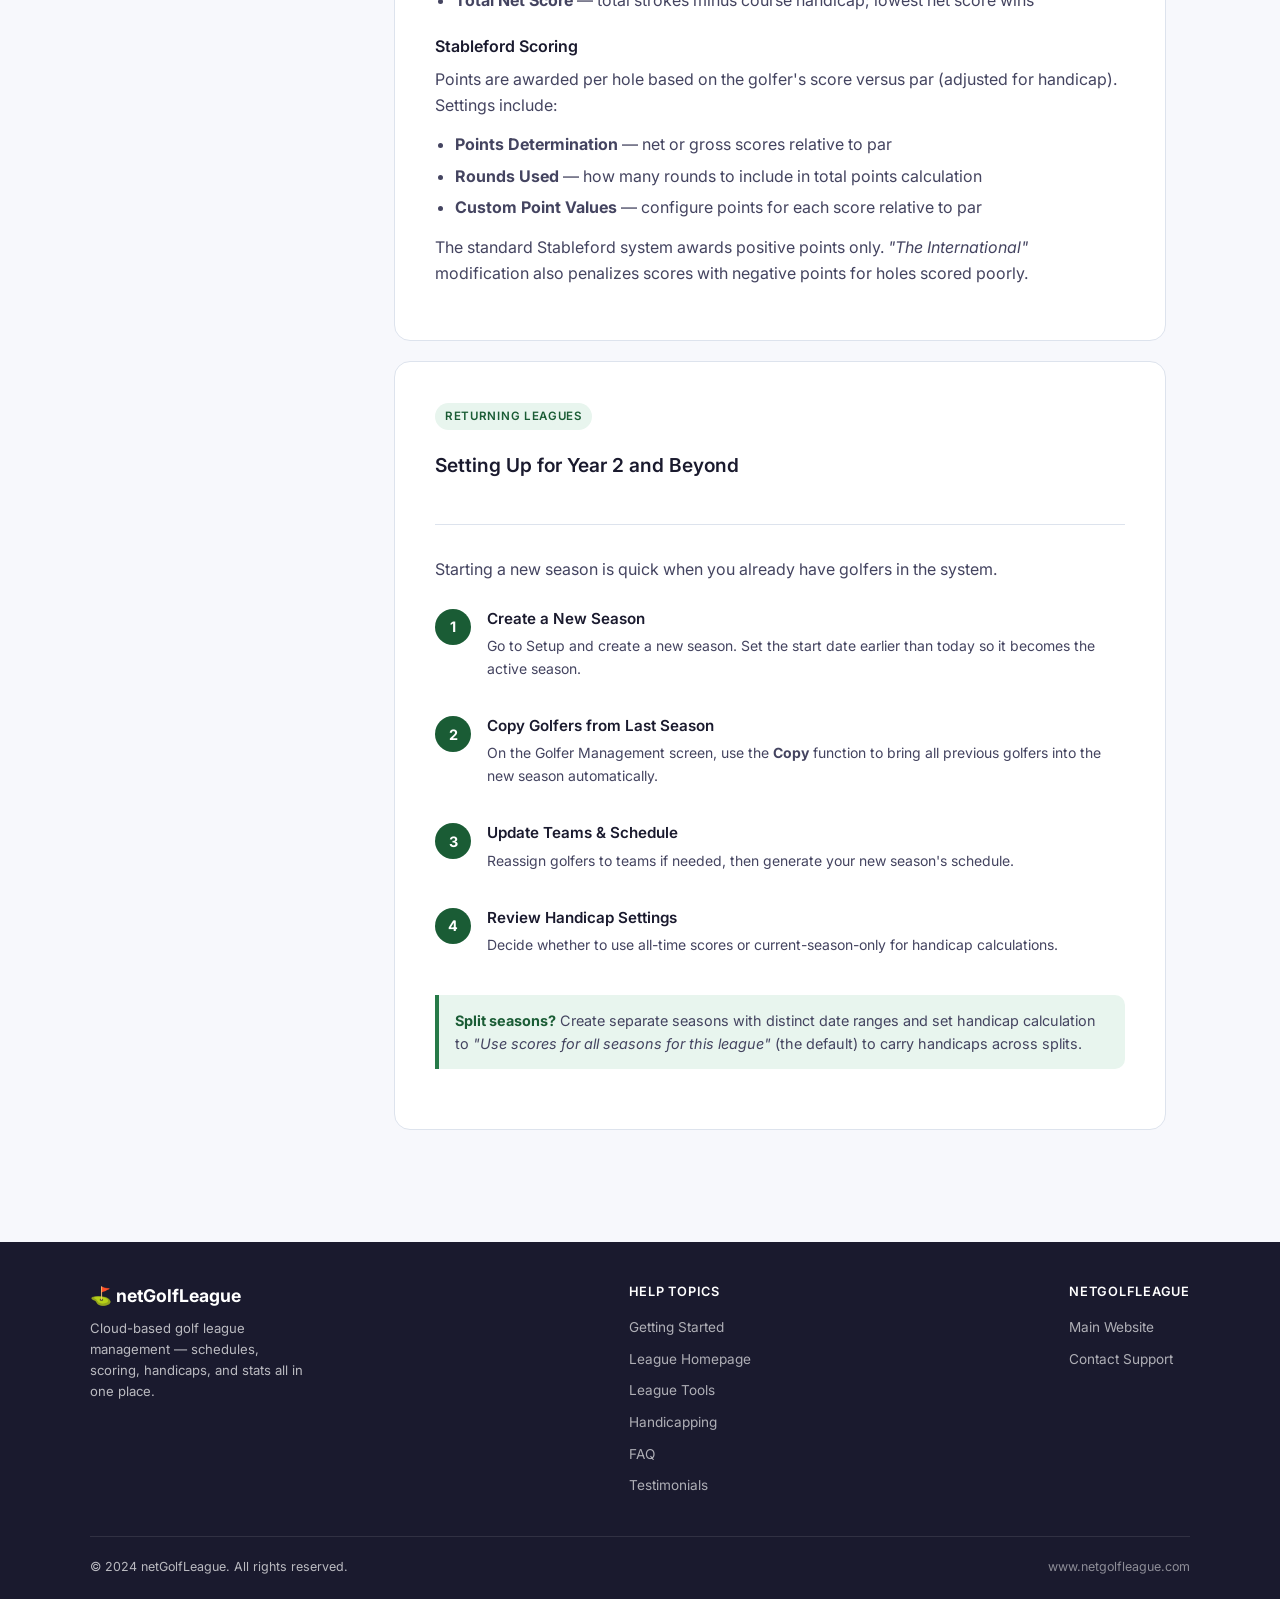
<file: getting-started.html>
<!DOCTYPE html>
<html lang="en">
<head>
  <meta charset="UTF-8" />
  <meta name="viewport" content="width=device-width, initial-scale=1.0" />
  <title>Getting Started — netGolfLeague Help</title>
  <link rel="stylesheet" href="css/style.css" />
</head>
<body>

<header class="site-header">
  <div class="header-inner">
    <a href="index.html" class="site-logo">
      <img src="assets/ngl_swoosh.png" alt="NGL" width="32px" height="32px">
      <span>netGolfLeague <span class="logo-sub">Help Center</span></span>
    </a>
    <nav class="header-nav">
      <a href="getting-started.html" class="active">Getting Started</a>
      <a href="league-homepage.html">Homepage</a>
      <a href="league-tools.html">Tools</a>
      <a href="handicapping.html">Handicapping</a>
      <a href="faq.html">FAQ</a>
      <a href="testimonials.html">Testimonials</a>
    </nav>
  </div>
</header>

<div class="breadcrumb">
  <a href="index.html">Help Center</a>
  <span class="sep">›</span>
  <span>Getting Started</span>
</div>

<div class="container">
  <section class="section">
    <div class="article-layout">

      <!-- SIDEBAR -->
      <aside class="sidebar">
        <h3>In this section</h3>
        <ul>
          <li><a href="#create-account">Create an Account</a></li>
          <li><a href="#setup-league">Setup Your League</a></li>
          <li><a href="#setup-season">Setup a Season</a></li>
          <li><a href="#golfer-management">Golfer Management</a></li>
          <li><a href="#team-management">Team Management</a></li>
          <li><a href="#schedule-scoring">Schedule &amp; Scoring</a></li>
          <li><a href="#team-scoring-setup">Team Scoring Setup</a></li>
          <li><a href="#individual-scoring-setup">Individual Scoring</a></li>
          <li><a href="#second-year">Setting Up Year 2+</a></li>
        </ul>
      </aside>

      <!-- MAIN CONTENT -->
      <div>

        <!-- PAGE HEADER -->
        <div class="article-body" style="margin-bottom:24px; padding:28px 40px;">
          <span class="article-tag">Getting Started</span>
          <h1>Getting Started with netGolfLeague</h1>
          <p class="article-lead">Everything you need to get your golf league up and running — from creating your account to posting your first scores.</p>
        </div>

        <!-- CREATE ACCOUNT -->
        <div id="create-account" class="article-body" style="margin-bottom:20px;">
          <div class="article-header">
            <span class="article-tag">Step 1</span>
            <h2 style="border:none; margin-top:8px;">Create a Member Account</h2>
          </div>
          <p>The first step when signing up for netGolfLeague is to create your user login. You'll need basic contact information and must agree to the Terms of Service.</p>
          <div class="steps">
            <div class="step">
              <div class="step-num">1</div>
              <div class="step-body">
                <h4>Visit netGolfLeague.com</h4>
                <p>Go to <a href="https://www.netgolfleague.com" target="_blank">www.netgolfleague.com</a> and click <strong>Sign Up</strong> or <strong>Free Trial</strong>.</p>
              </div>
            </div>
            <div class="step">
              <div class="step-num">2</div>
              <div class="step-body">
                <h4>Enter Your Information</h4>
                <p>Provide your name, email address, and create a password.</p>
              </div>
            </div>
            <div class="step">
              <div class="step-num">3</div>
              <div class="step-body">
                <h4>Accept Terms of Service</h4>
                <p>Read and agree to the Terms of Service and Privacy Policy to complete registration.</p>
              </div>
            </div>
            <div class="step">
              <div class="step-num">4</div>
              <div class="step-body">
                <h4>You're In!</h4>
                <p>Your account is ready. Now you can create your first league.</p>
              </div>
            </div>
          </div>
          <div class="tip-box"><strong>Tip:</strong> If you received a login &amp; password via email from your league administrator, use those credentials instead of creating a new account. Log in, complete your member profile, and head to your league homepage.</div>
        </div>

        <!-- SETUP LEAGUE -->
        <div id="setup-league" class="article-body" style="margin-bottom:20px;">
          <div class="article-header">
            <span class="article-tag">Step 2</span>
            <h2 style="border:none; margin-top:8px;">Setup Your League</h2>
          </div>
          <p>After creating your account, set up the basic parameters for your league. You can choose between a <strong>Premium</strong> subscription (full features) or a <strong>Basic</strong> plan.</p>
          <h3>What you'll configure:</h3>
          <ul>
            <li><strong>League Name</strong> — the name that appears throughout the site</li>
            <li><strong>Season Description</strong> — a label for the current season (e.g. "Summer 2024")</li>
            <li><strong>Season Duration</strong> — start and end dates</li>
            <li><strong>Subscription Type</strong> — Premium or Basic</li>
          </ul>
          <div class="tip-box"><strong>Premium subscribers:</strong> Once your league is set up, follow these six steps — verify setup, add golfers/teams, configure scoring, schedule rounds, play golf, and enter scores.</div>
        </div>

        <!-- SETUP SEASON -->
        <div id="setup-season" class="article-body" style="margin-bottom:20px;">
          <div class="article-header">
            <span class="article-tag">Step 3</span>
            <h2 style="border:none; margin-top:8px;">Setup a Season</h2>
          </div>
          <p>A Season ties all your golfers, teams, events, and scores together. Season setup has five key components:</p>

          <h3>1. Golfer Management</h3>
          <p>Add, delete, move, or copy golfers between seasons. You can also change member status, send invite emails, and compose general messages to your league.</p>

          <h3>2. Team Management</h3>
          <p>For leagues using team scoring, create team names and assign golfers to teams. Teams are the foundation for Match Play and Best Ball scoring.</p>

          <h3>3. Schedule &amp; Scoring Management</h3>
          <p>Generate or add events with automatic scheduling. Set the golf course from the NGL database (or submit a new course). Create team matches and golfer pairings. Post individual scorecard results.</p>

          <h3>4. Team Scoring Setup</h3>
          <ul>
            <li><strong>Match Play</strong> — configure hole points and match points</li>
            <li><strong>Best Ball</strong> — use the lowest score per hole from each team</li>
          </ul>

          <h3>5. Individual Scoring Setup</h3>
          <ul>
            <li><strong>Stroke Play / Medal Play</strong> — total strokes count</li>
            <li><strong>Stableford</strong> — points awarded per hole based on score vs. par</li>
          </ul>

          <h3>Scorecard Options</h3>
          <ul>
            <li>9-hole or 18-hole rounds</li>
            <li>Maximum hole score limit</li>
            <li>Optional putt tracking</li>
          </ul>
        </div>

        <!-- GOLFER MANAGEMENT -->
        <div id="golfer-management" class="article-body" style="margin-bottom:20px;">
          <div class="article-header">
            <span class="article-tag">Golfers</span>
            <h2 style="border:none; margin-top:8px;">Golfer Management</h2>
          </div>
          <p>The Golfer Management screen gives administrators full control over league membership.</p>

          <h3>Adding a New Golfer</h3>
          <p>Click <strong>Edit</strong> on the Golfers section, then the <strong>Add</strong> button. Required fields are marked with asterisks. You can use <strong>Quick Add Golfer</strong> with an email address — if that email already exists in the NGL system, the golfer is automatically linked to your league.</p>

          <h3>Sending Login Credentials</h3>
          <p>Select one or more golfer names, choose <strong>Invite</strong> from the Email dropdown, then click <strong>Email</strong>. This sends each golfer their personal login ID and password.</p>

          <h3>Giving Members Access — Two Methods</h3>
          <ul>
            <li><strong>Shared Login:</strong> Distribute a shared Player Login ID &amp; Password that golfers use to create their own profiles.</li>
            <li><strong>Individual Invite:</strong> Add each member individually and email their personal credentials directly.</li>
          </ul>

          <div class="tip-box"><strong>Golfer already in another league?</strong> Use Quick Add with their email address. NGL will automatically link their existing account to your new league — no duplicate profiles needed.</div>
        </div>

        <!-- TEAM MANAGEMENT -->
        <div id="team-management" class="article-body" style="margin-bottom:20px;">
          <div class="article-header">
            <span class="article-tag">Teams</span>
            <h2 style="border:none; margin-top:8px;">Team Management</h2>
          </div>
          <p>For leagues using team-based scoring, you'll need to set up teams before scheduling matches.</p>
          <div class="steps">
            <div class="step">
              <div class="step-num">1</div>
              <div class="step-body">
                <h4>Open Team Management</h4>
                <p>Navigate to Season Setup and select the <strong>Teams</strong> section.</p>
              </div>
            </div>
            <div class="step">
              <div class="step-num">2</div>
              <div class="step-body">
                <h4>Create Team Names</h4>
                <p>Enter a name for each team in your league (e.g. "Eagles", "Birdies").</p>
              </div>
            </div>
            <div class="step">
              <div class="step-num">3</div>
              <div class="step-body">
                <h4>Assign Golfers</h4>
                <p>Drag or assign golfers to each team. A golfer can only belong to one team per season.</p>
              </div>
            </div>
            <div class="step">
              <div class="step-num">4</div>
              <div class="step-body">
                <h4>Save Configuration</h4>
                <p>Click <strong>Save</strong> to finalize your team roster before scheduling matches.</p>
              </div>
            </div>
          </div>
        </div>

        <!-- SCHEDULE & SCORING -->
        <div id="schedule-scoring" class="article-body" style="margin-bottom:20px;">
          <div class="article-header">
            <span class="article-tag">Schedule</span>
            <h2 style="border:none; margin-top:8px;">Schedule &amp; Scoring Setup</h2>
          </div>
          <p>The scheduling system lets you generate a full season calendar automatically or add events one by one. Access it via <strong>Schedule &amp; Scoring in the Main Menu</strong>, the <strong>Schedule link on the Homepage</strong>, or <strong>Setup → Schedule &amp; Scoring Management</strong>.</p>

          <h3>Generating Events</h3>
          <p>Click <strong>Schedule and Scoring → Generate Events</strong>. Set parameters including first group tee time, start/end dates, frequency (weekly or bi-weekly), and day(s) of play. Events auto-generate with default names "Week 1," "Week 2," etc. — which can be edited. Running Generate Events multiple times will not delete previously configured events.</p>

          <h3>Adding a Single Event</h3>
          <p>Use <strong>Schedule &amp; Scoring → Add Event</strong>. The event form includes fields for date, time, event type, status, and a description area for notes.</p>

          <h3>Setting the Course</h3>
          <p>Two methods: search the NGL database by course name, city, and/or state; or submit new course information (typical processing time: 48 hours). Course Rating and Slope Rating are needed for accurate handicap calculations.</p>

          <h3>Setting Up Matches</h3>
          <p>From Schedule &amp; Scoring: <strong>Generate All Matches</strong> creates team pairings across all events (skipping events already configured). Use <strong>Edit Matches</strong> or <strong>Generate Matches</strong> to modify individual event pairings.</p>

          <h3>Setting Up Pairings</h3>
          <p>Select <strong>Generate Pairings</strong> from the event dropdown for automatic golfer pairings within team matchups. Use <strong>Edit Pairings</strong> to customize individual pairings. Pairings must be created before player names appear on the scorecard entry screen.</p>

          <div class="tip-box"><strong>Playing both nines?</strong> Create two same-day events per week (e.g. "Week 1 Front 9" and "Week 1 Back 9") with separate team and pairing schedules. This lets you track front and back nine scores independently.</div>

          <h3>Posting Scores</h3>
          <p>Click the <strong>Scorecard</strong> option in the event dropdown. Enter the gross score for each hole. If tracking putts, append a slash and the putt count (e.g. <code>5/2</code> = 5 strokes, 2 putts). The system enforces your configured maximum score per hole. Past scores can be backdated using the <strong>Post League Info</strong> feature if your league joins mid-season.</p>
        </div>

        <!-- TEAM SCORING SETUP -->
        <div id="team-scoring-setup" class="article-body" style="margin-bottom:20px;">
          <div class="article-header">
            <span class="article-tag">Scoring Setup</span>
            <h2 style="border:none; margin-top:8px;">Team Scoring Setup</h2>
          </div>
          <p>Access via <strong>Setup → Team Scoring System Wizard</strong>. Choose between Match Play, Best Ball, or disabled. Each has its own configuration screen.</p>

          <h3>Match Play</h3>
          <p>Players compete hole-by-hole. The lowest gross or net score (configurable) wins the hole and earns points per your setup. Key settings:</p>
          <ul>
            <li><strong>Pairings per Match</strong> — number of pairings per match (e.g. 4 pairings)</li>
            <li><strong>Standings Display</strong> — Total Match Points or Wins &amp; Losses</li>
            <li><strong>Hole Points</strong> — points awarded for winning or halving individual holes</li>
            <li><strong>Match Points</strong> — points awarded for winning or tying overall matches</li>
            <li><strong>Net Score Option</strong> — use net or gross score to determine hole winners</li>
            <li><strong>Match Outcome Determination</strong> — Option 1: compare total holes won; Option 2: compare total net/gross strokes</li>
            <li><strong>Forfeit Points</strong> — points awarded when a golfer has no opponent (plays against course par) and for attendance</li>
            <li><strong>Match Best Ball Points</strong> — additional team points based on combined net scores of a specified number of players</li>
          </ul>

          <h4>Match Play Examples (Net Score)</h4>
          <table class="data-table">
            <thead><tr><th>Player</th><th>Hole Points</th><th>Match Points (Option A: Holes Won)</th><th>Match Points (Option B: Net Score)</th><th>Total</th></tr></thead>
            <tbody>
              <tr><td>Player A</td><td>Won 3, Halved 3 → 3 + 1.5 = 4.5</td><td>Tied 3–3 → 1 pt</td><td>Lost 34–33 → 0 pts</td><td>5.5 / 4.5</td></tr>
              <tr><td>Player E</td><td>Won 3, Halved 4 → 3 + 2 = 5</td><td>Tied 3–3 → 1 pt</td><td>Won 33–34 → 2 pts</td><td>6.0 / 7.0</td></tr>
            </tbody>
          </table>

          <h4>Match Play Examples (Gross Score)</h4>
          <table class="data-table">
            <thead><tr><th>Player</th><th>Hole Points</th><th>Match Points (Option A: Holes Won)</th><th>Match Points (Option B: Gross Score)</th><th>Total</th></tr></thead>
            <tbody>
              <tr><td>Player A</td><td>Won 3, Halved 4 → 3 + 2 = 5</td><td>Won 3–2 → 2 pts</td><td>Won 36–37 → 2 pts</td><td>7.0</td></tr>
              <tr><td>Player E</td><td>Won 2, Halved 4 → 2 + 2 = 4</td><td>Lost 2–3 → 0 pts</td><td>Lost 37–36 → 0 pts</td><td>4.0</td></tr>
            </tbody>
          </table>

          <div class="tip-box"><strong>Note on Best Ball net score:</strong> If Total Net Score is used to determine which team wins the match (rather than holes won), the result may differ. For example, if Team 2 had a lower combined net score than Team 1, Team 2 would win the match points even if Team 1 won more holes — making the point totals much closer.</div>

          <h3>Handicap Distribution in Match Play</h3>
          <ul>
            <li><strong>Option 1</strong> — Full handicap distribution without difference calculation</li>
            <li><strong>Option 2</strong> — Subtract lower handicap from higher before allocating strokes</li>
          </ul>

          <h3>Best Ball</h3>
          <p>The best net or gross score of a specified number of golfers per team counts for each hole. Key settings:</p>
          <ul>
            <li><strong>Golfers per Team</strong> — how many players per team in each match</li>
            <li><strong>Scores to Determine Best Ball per Hole</strong> — e.g. best 2 of 4 scores count</li>
            <li><strong>Score Type</strong> — Net or Gross</li>
            <li><strong>Standings Display</strong> — Total Match Points or Wins &amp; Losses</li>
            <li><strong>Hole Points &amp; Match Points</strong> — same as Match Play</li>
            <li><strong>Match Outcome Determination</strong> — Option 1: lowest combined net scores; Option 2: holes won</li>
          </ul>

          <h4>Best Ball Examples</h4>
          <table class="data-table">
            <thead><tr><th>Team</th><th>Hole Points</th><th>Match Points (Option A: Holes Won)</th><th>Match Points (Option B: Total Score)</th><th>Total</th></tr></thead>
            <tbody>
              <tr><td>Team 1</td><td>Won 5, Halved 1 → 5 + 0.5 = 5.5</td><td>Won 5–3 → 2 pts</td><td>Won 79–80 → 2 pts</td><td>7.5</td></tr>
              <tr><td>Team 2</td><td>Won 3, Halved 1 → 3 + 0.5 = 3.5</td><td>Lost 3–5 → 0 pts</td><td>Lost 80–79 → 0 pts</td><td>3.5</td></tr>
            </tbody>
          </table>
        </div>

        <!-- INDIVIDUAL SCORING SETUP -->
        <div id="individual-scoring-setup" class="article-body" style="margin-bottom:20px;">
          <div class="article-header">
            <span class="article-tag">Scoring Setup</span>
            <h2 style="border:none; margin-top:8px;">Individual Scoring Setup</h2>
          </div>
          <p>Access via <strong>Setup → Individual Scoring System Wizard</strong>. Two choices:</p>

          <h3>Stroke Play / Medal Play</h3>
          <p>Two types:</p>
          <ul>
            <li><strong>Total Gross Score</strong> — total actual strokes; lowest score wins</li>
            <li><strong>Total Net Score</strong> — total strokes minus course handicap; lowest net score wins</li>
          </ul>

          <h3>Stableford Scoring</h3>
          <p>Points are awarded per hole based on the golfer's score versus par (adjusted for handicap). Settings include:</p>
          <ul>
            <li><strong>Points Determination</strong> — net or gross scores relative to par</li>
            <li><strong>Rounds Used</strong> — how many rounds to include in total points calculation</li>
            <li><strong>Custom Point Values</strong> — configure points for each score relative to par</li>
          </ul>
          <p>The standard Stableford system awards positive points only. <em>"The International"</em> modification also penalizes scores with negative points for holes scored poorly.</p>
        </div>

        <!-- SECOND YEAR -->
        <div id="second-year" class="article-body">
          <div class="article-header">
            <span class="article-tag">Returning Leagues</span>
            <h2 style="border:none; margin-top:8px;">Setting Up for Year 2 and Beyond</h2>
          </div>
          <p>Starting a new season is quick when you already have golfers in the system.</p>
          <div class="steps">
            <div class="step">
              <div class="step-num">1</div>
              <div class="step-body">
                <h4>Create a New Season</h4>
                <p>Go to Setup and create a new season. Set the start date earlier than today so it becomes the active season.</p>
              </div>
            </div>
            <div class="step">
              <div class="step-num">2</div>
              <div class="step-body">
                <h4>Copy Golfers from Last Season</h4>
                <p>On the Golfer Management screen, use the <strong>Copy</strong> function to bring all previous golfers into the new season automatically.</p>
              </div>
            </div>
            <div class="step">
              <div class="step-num">3</div>
              <div class="step-body">
                <h4>Update Teams &amp; Schedule</h4>
                <p>Reassign golfers to teams if needed, then generate your new season's schedule.</p>
              </div>
            </div>
            <div class="step">
              <div class="step-num">4</div>
              <div class="step-body">
                <h4>Review Handicap Settings</h4>
                <p>Decide whether to use all-time scores or current-season-only for handicap calculations.</p>
              </div>
            </div>
          </div>
          <div class="tip-box"><strong>Split seasons?</strong> Create separate seasons with distinct date ranges and set handicap calculation to <em>"Use scores for all seasons for this league"</em> (the default) to carry handicaps across splits.</div>
        </div>

      </div><!-- /main -->
    </div><!-- /article-layout -->
  </section>
</div>

<footer class="site-footer">
  <div class="footer-inner">
    <div class="footer-top">
      <div class="footer-brand">
        <div class="logo">⛳ netGolfLeague</div>
        <p>Cloud-based golf league management — schedules, scoring, handicaps, and stats all in one place.</p>
      </div>
      <div class="footer-links">
        <h4>Help Topics</h4>
        <ul>
          <li><a href="getting-started.html">Getting Started</a></li>
          <li><a href="league-homepage.html">League Homepage</a></li>
          <li><a href="league-tools.html">League Tools</a></li>
          <li><a href="handicapping.html">Handicapping</a></li>
          <li><a href="faq.html">FAQ</a></li>
          <li><a href="testimonials.html">Testimonials</a></li>
        </ul>
      </div>
      <div class="footer-links">
        <h4>netGolfLeague</h4>
        <ul>
          <li><a href="https://www.netgolfleague.com" target="_blank">Main Website</a></li>
          <li><a href="mailto:support@netgolfleague.com">Contact Support</a></li>
        </ul>
      </div>
    </div>
    <div class="footer-bottom">
      <span>&copy; 2024 netGolfLeague. All rights reserved.</span>
      <a href="https://www.netgolfleague.com" target="_blank">www.netgolfleague.com</a>
    </div>
  </div>
</footer>

<script>
  const links = document.querySelectorAll('.sidebar a');
  const sections = document.querySelectorAll('[id]');
  window.addEventListener('scroll', () => {
    let current = '';
    sections.forEach(s => { if (window.scrollY >= s.offsetTop - 100) current = s.id; });
    links.forEach(l => { l.classList.toggle('active', l.getAttribute('href') === '#' + current); });
  });
</script>
</body>
</html>
</file>
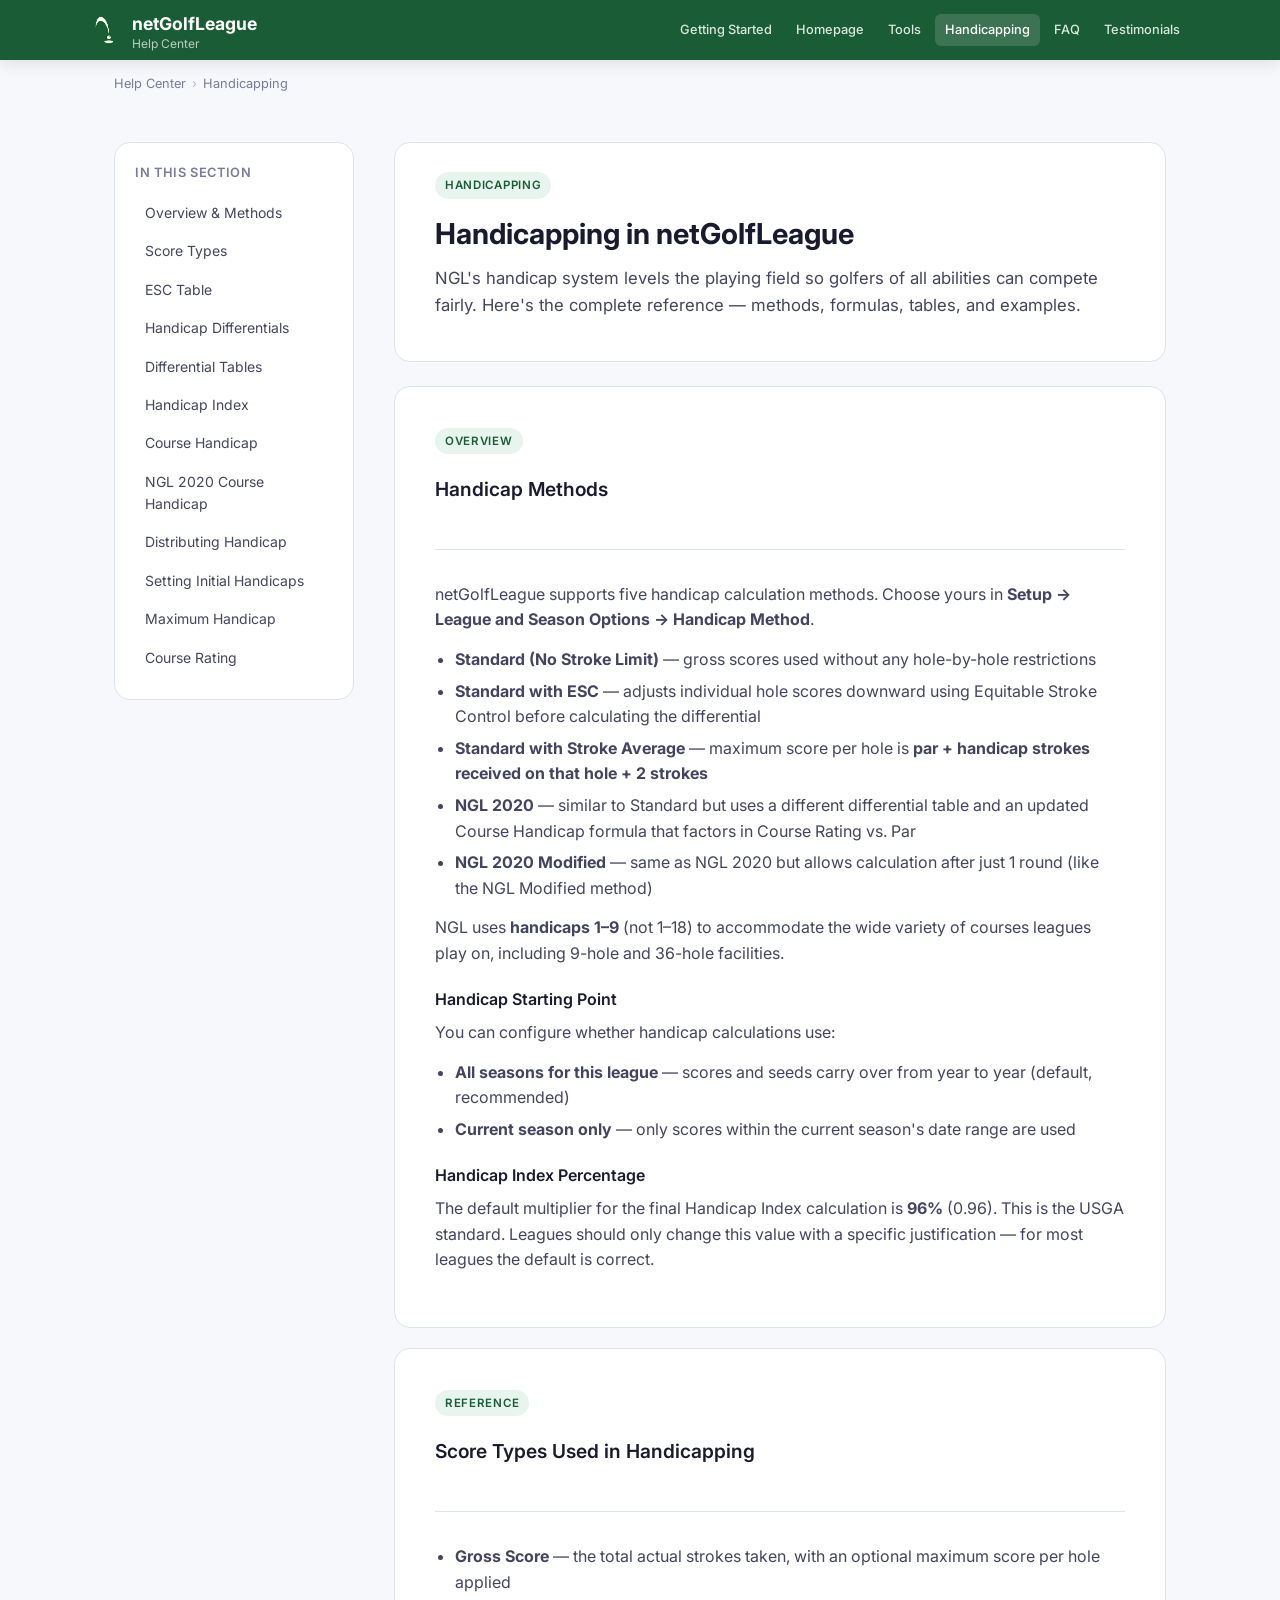
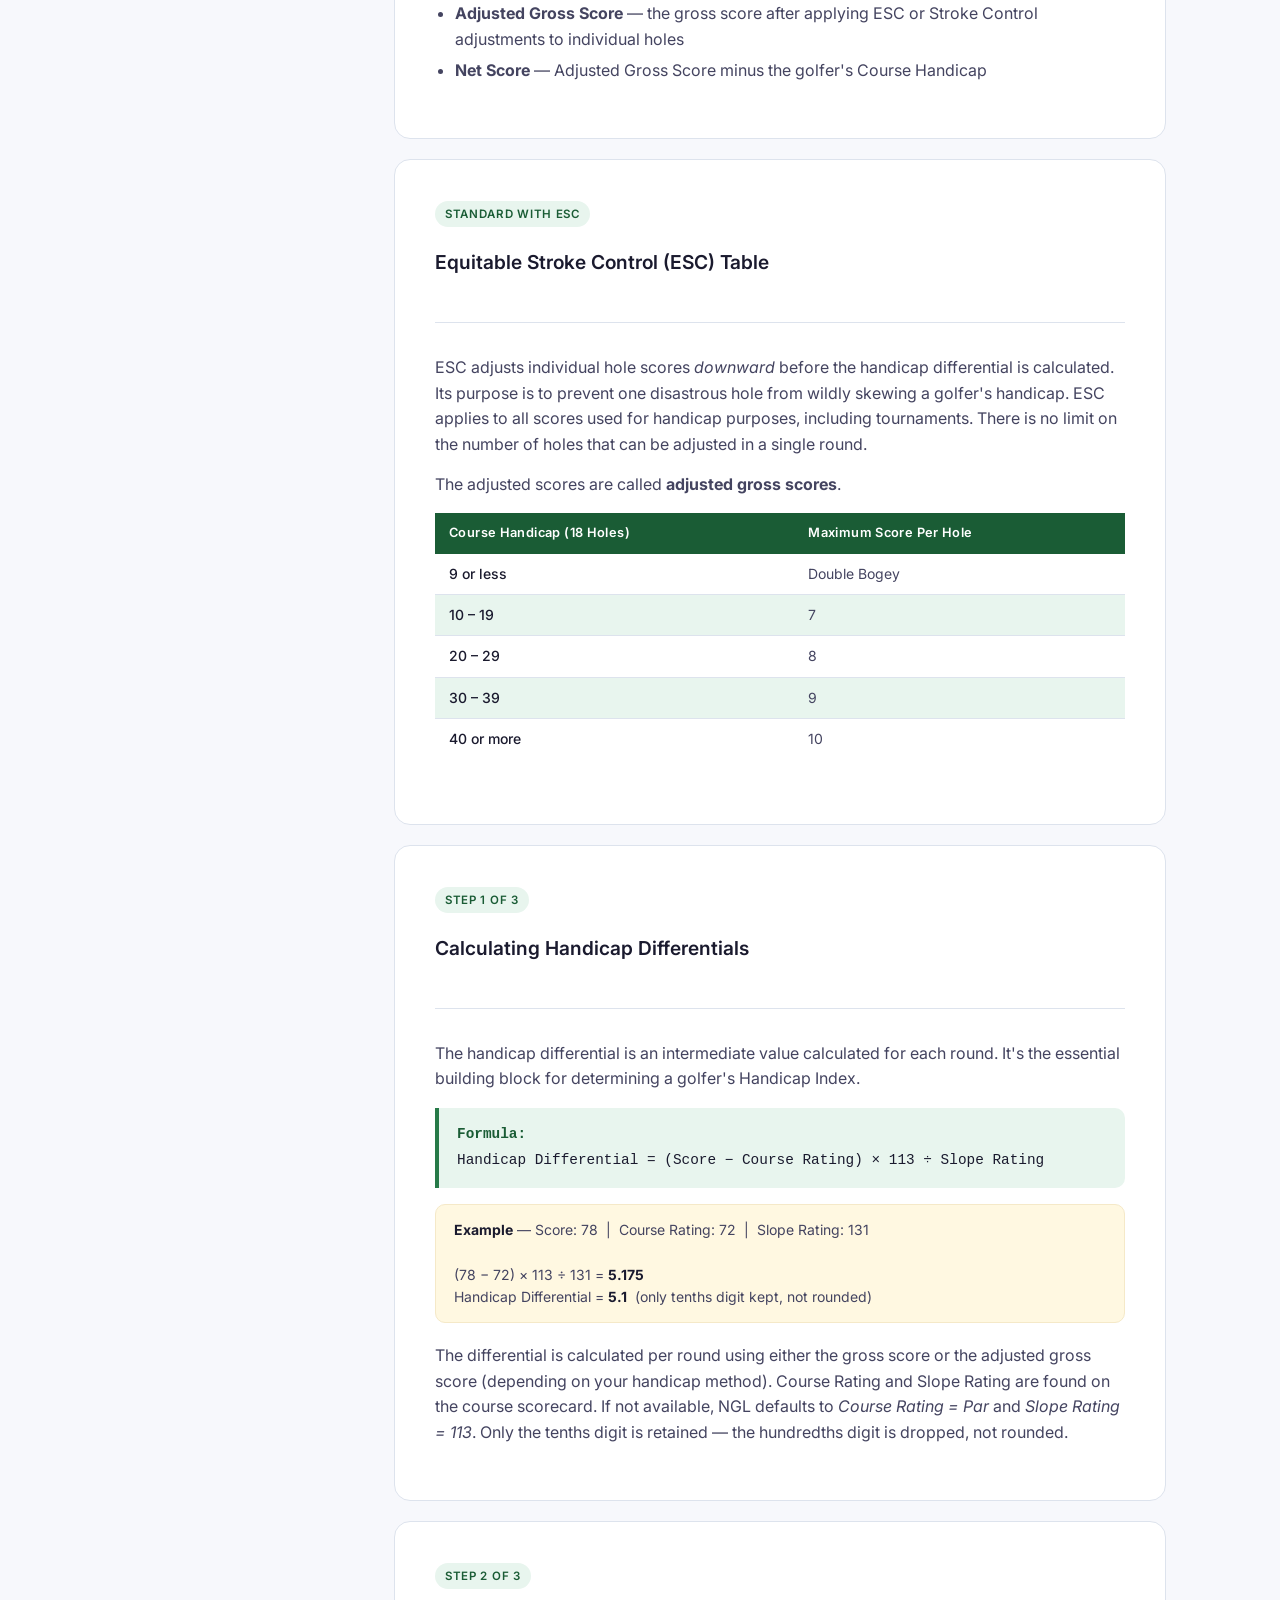
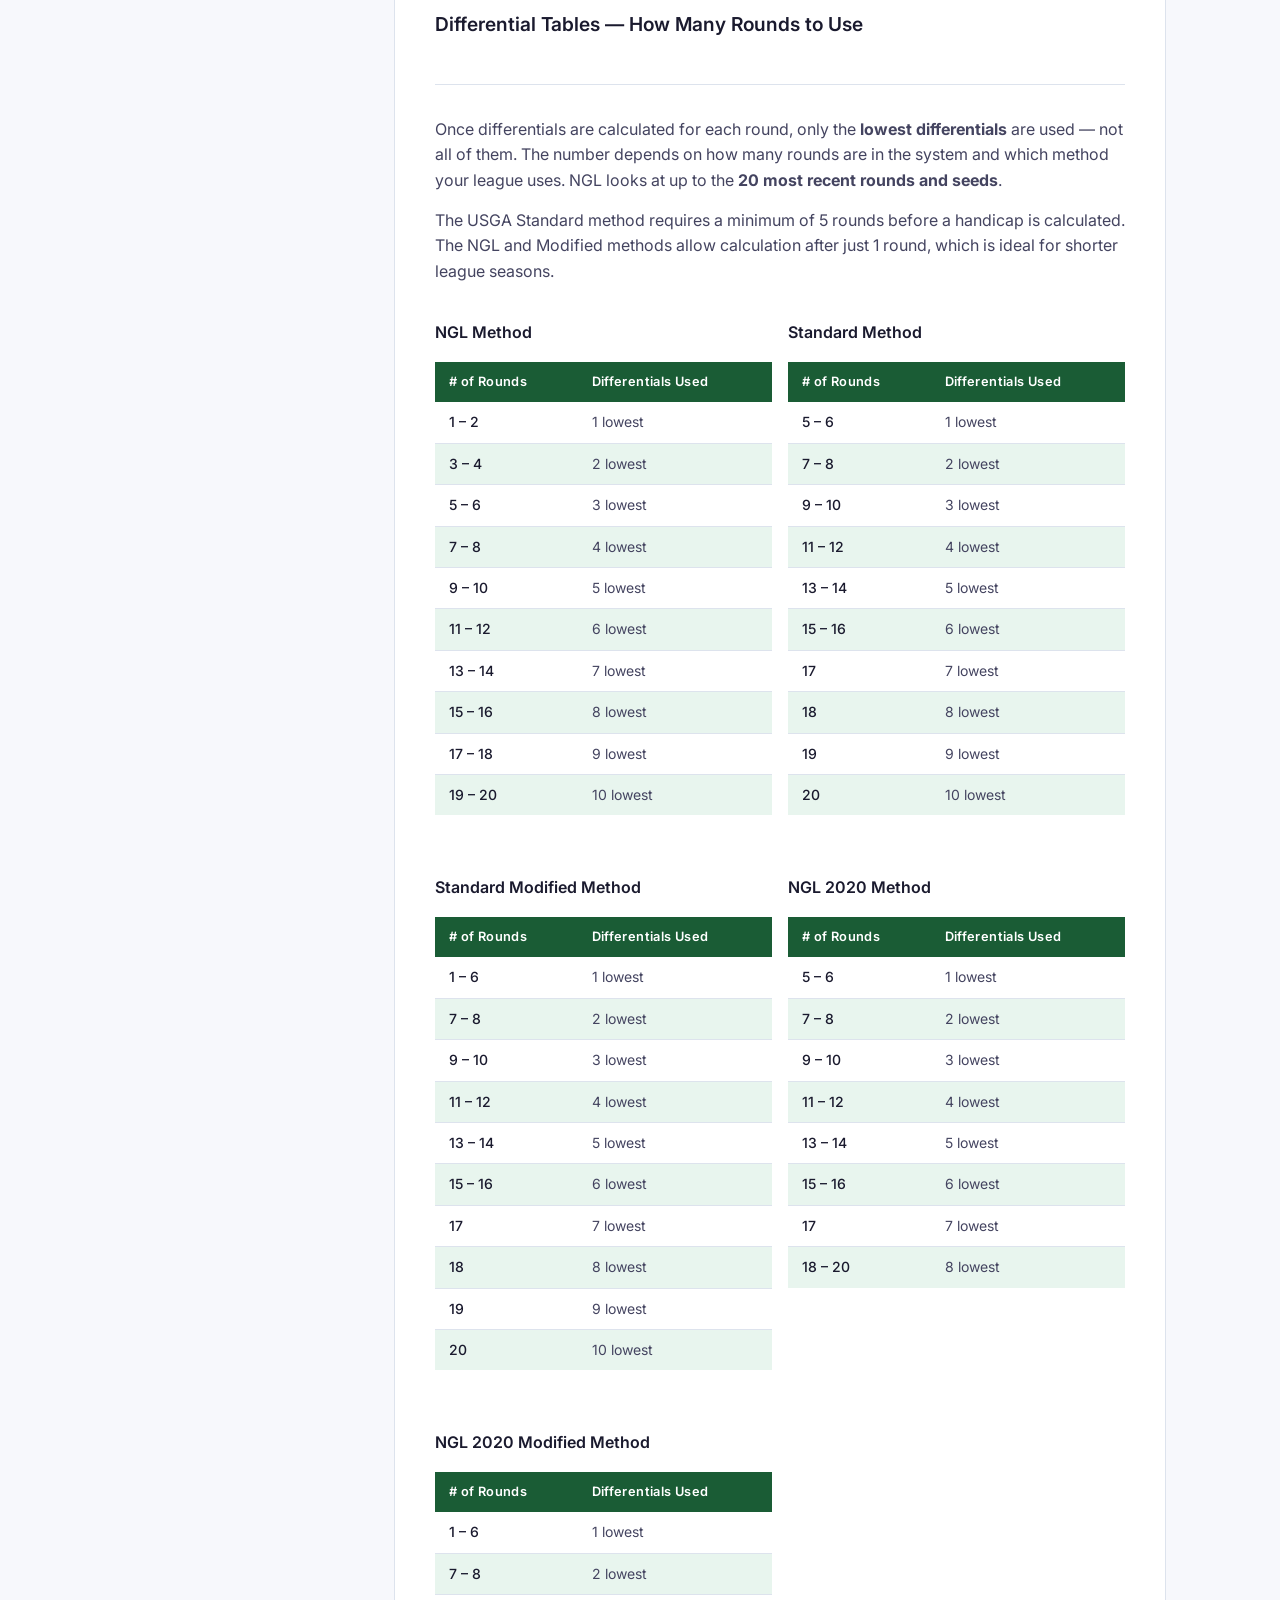
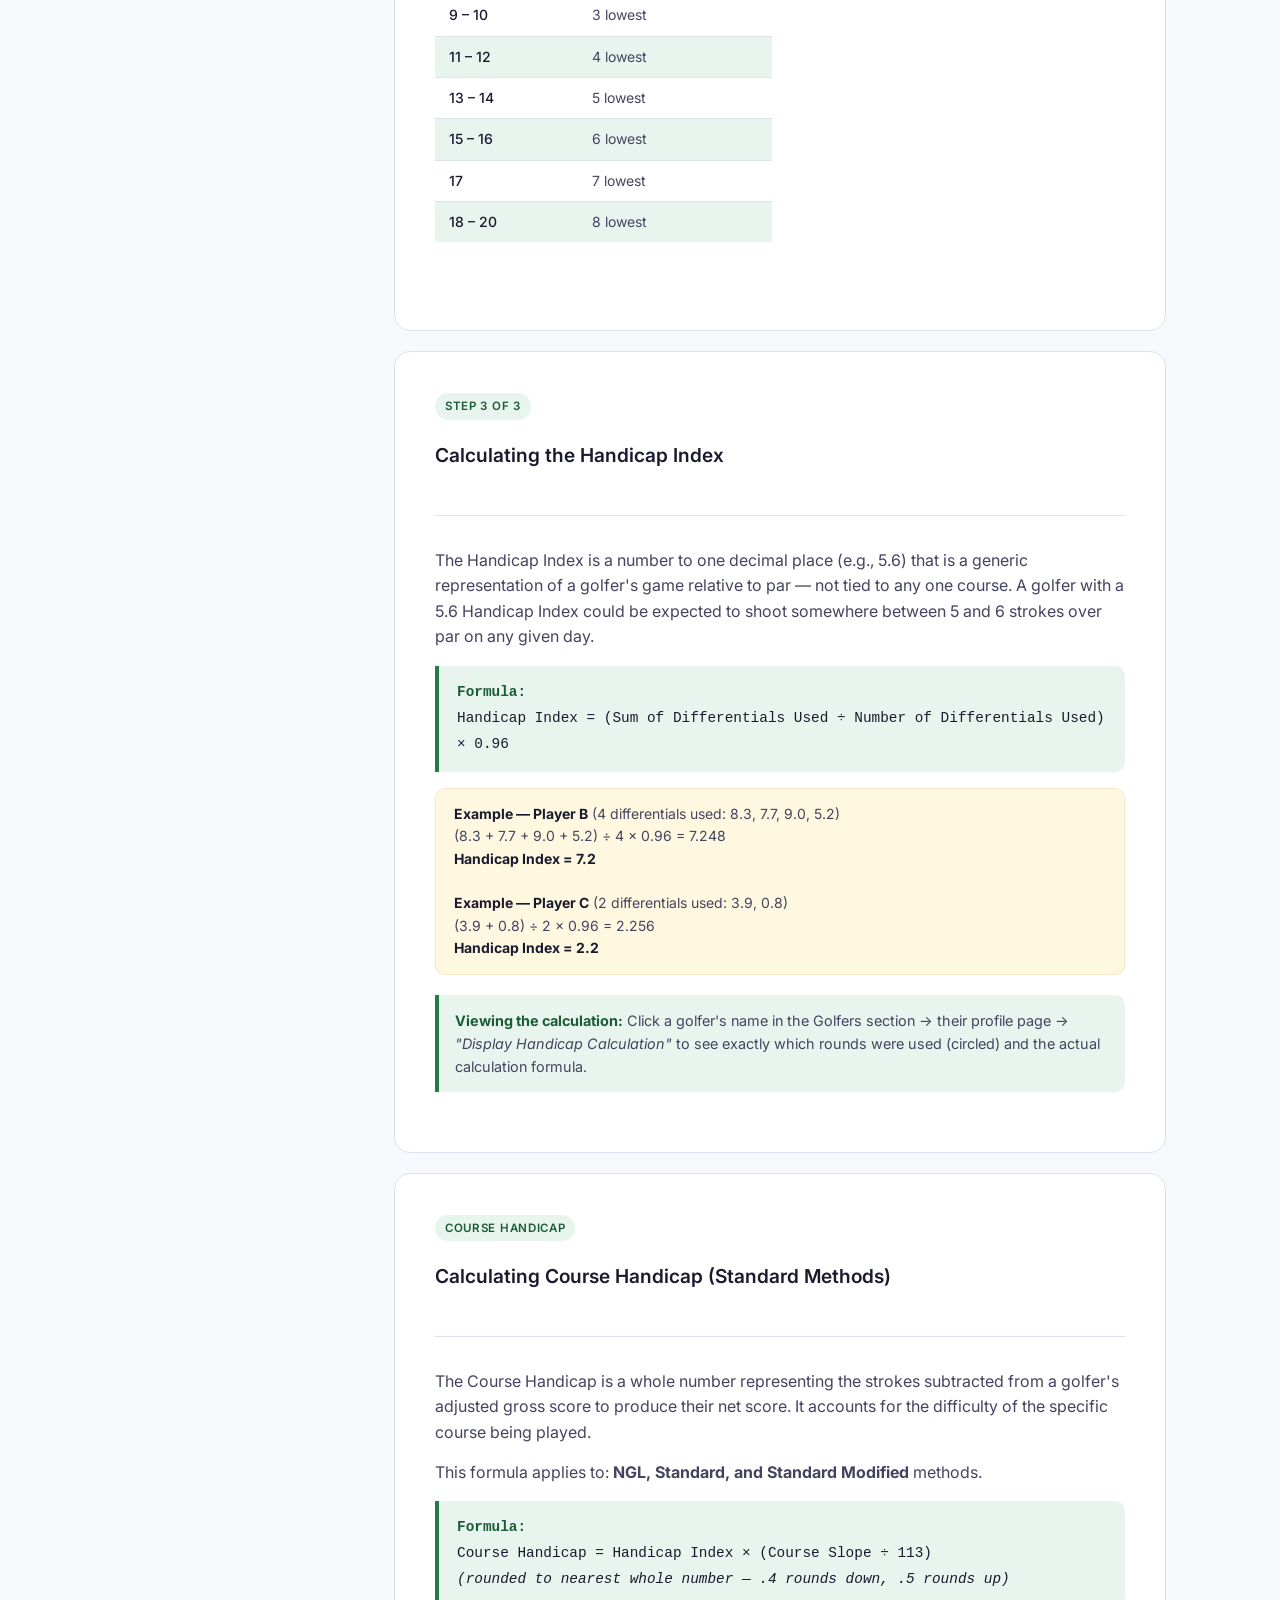
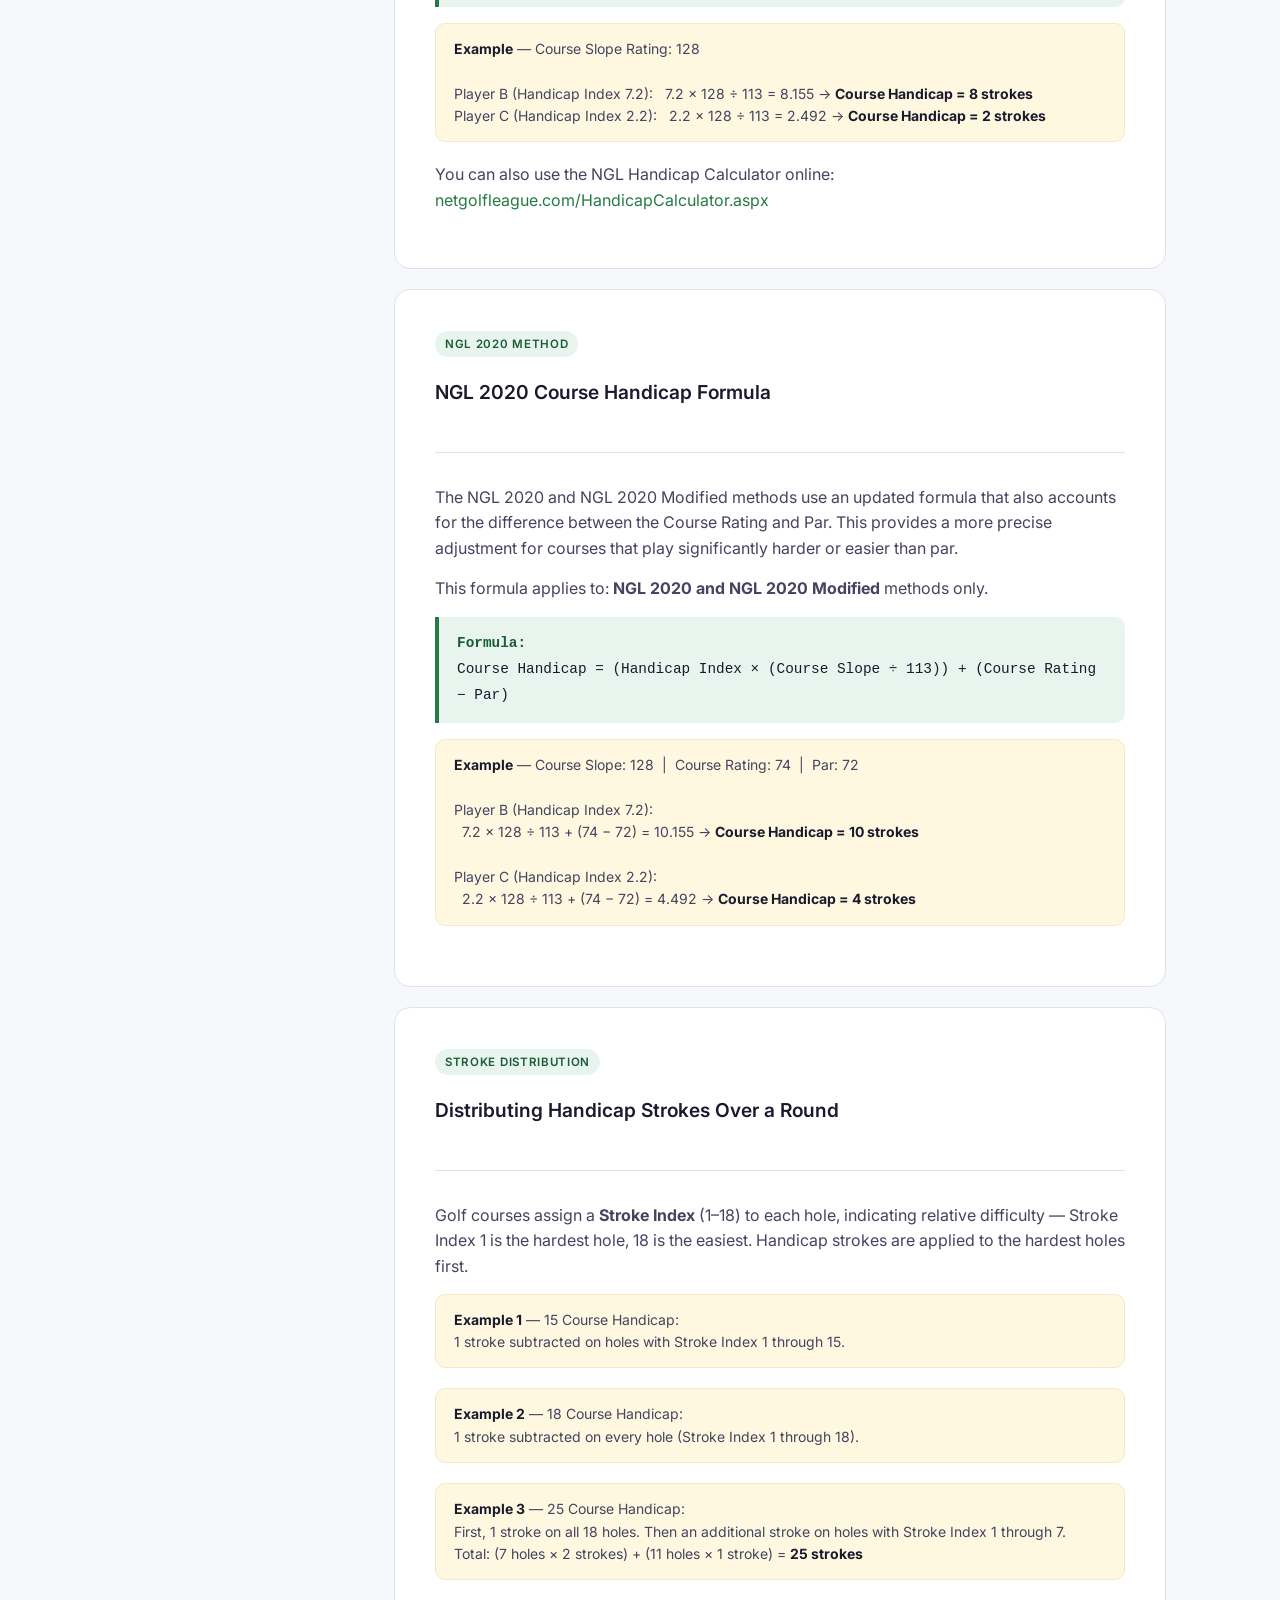
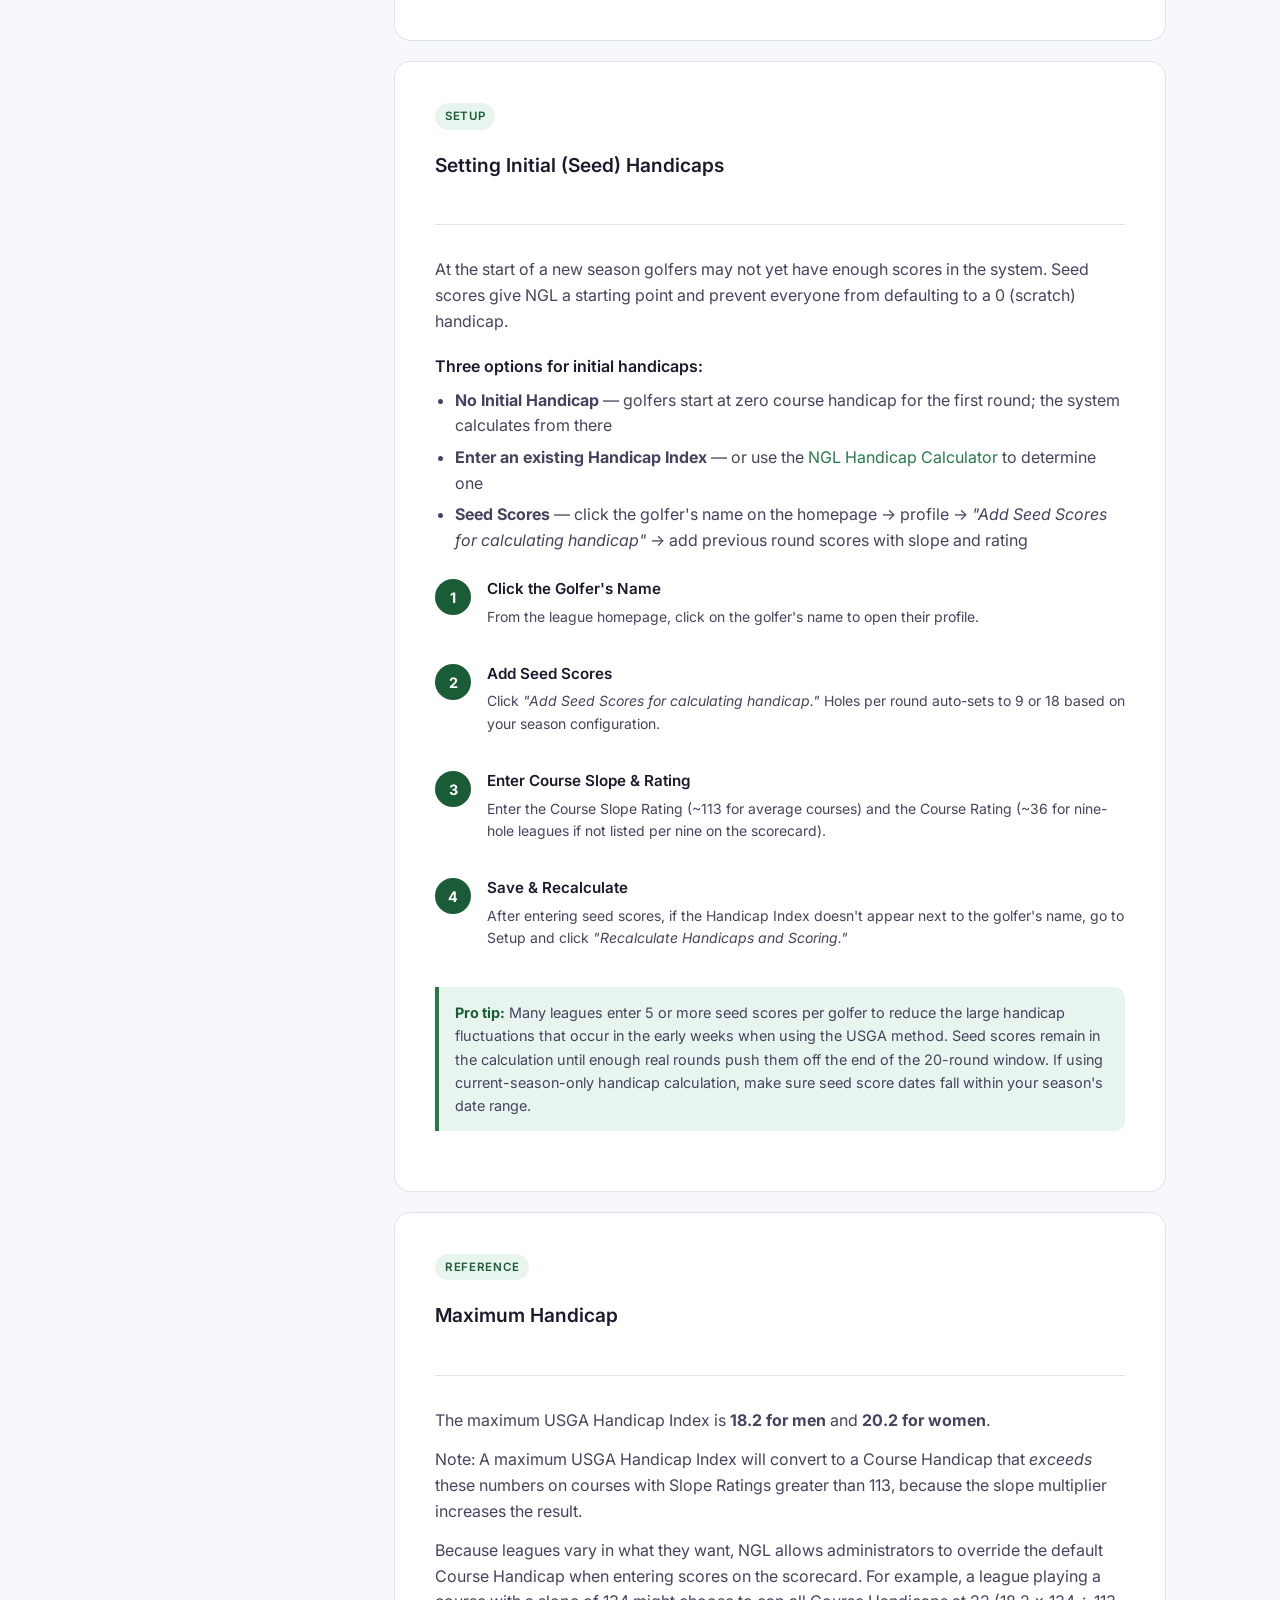
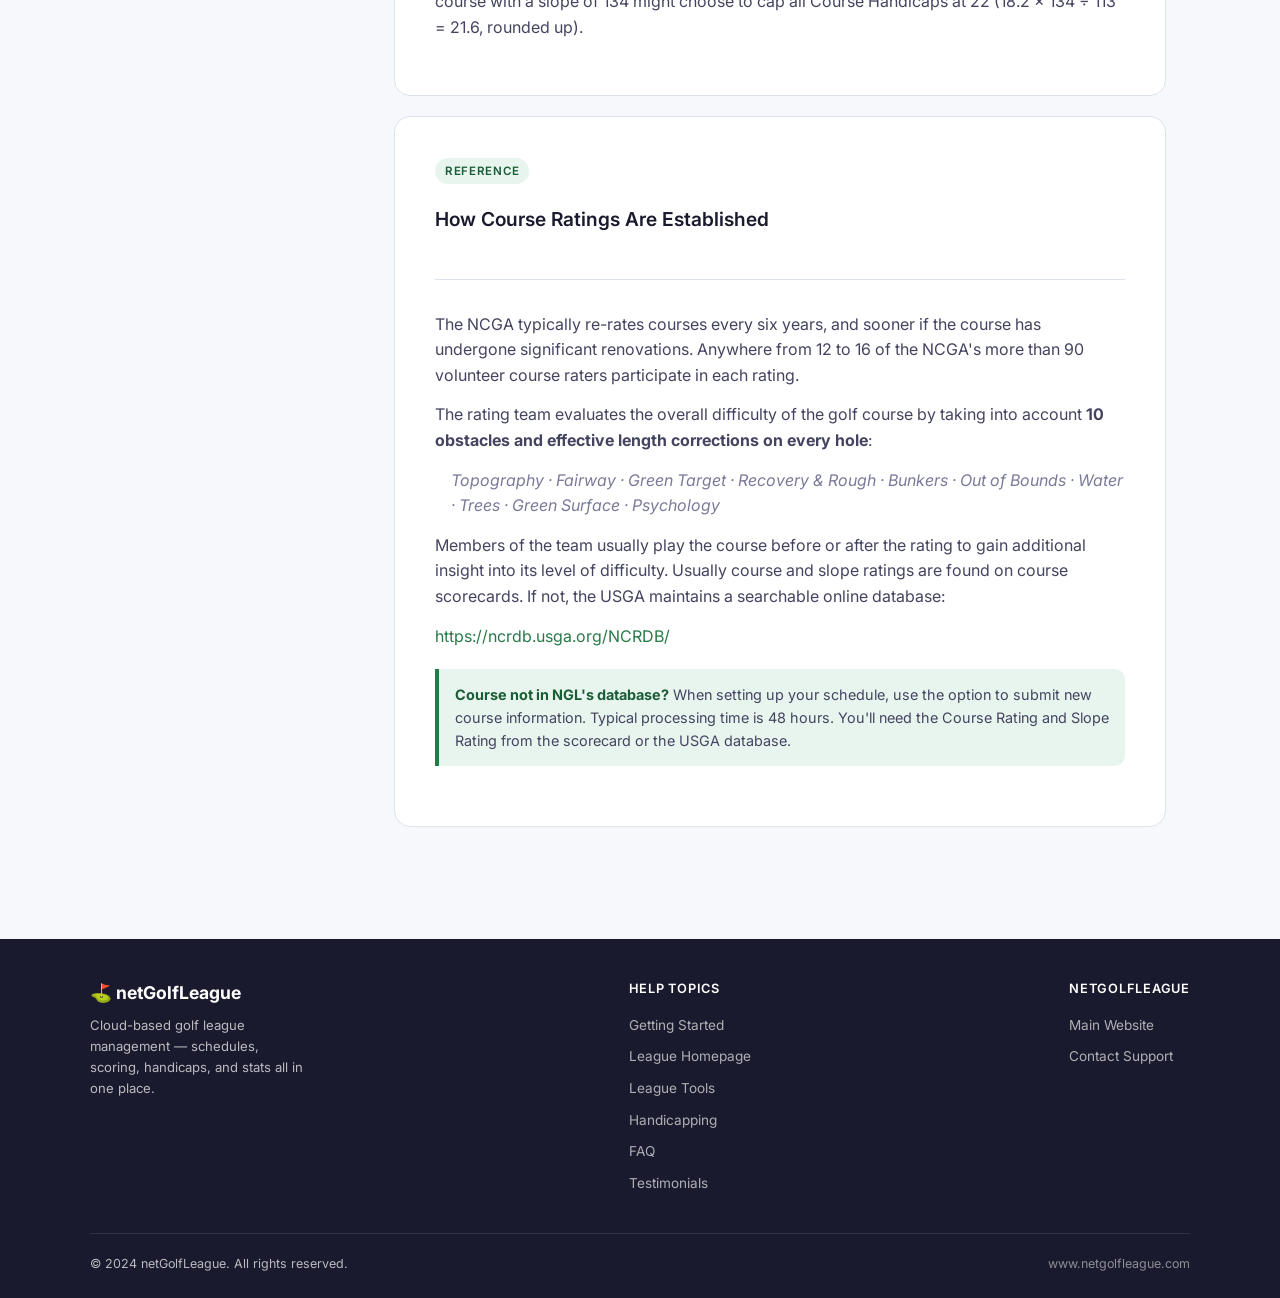
<file: handicapping.html>
<!DOCTYPE html>
<html lang="en">
<head>
  <meta charset="UTF-8" />
  <meta name="viewport" content="width=device-width, initial-scale=1.0" />
  <title>Handicapping — netGolfLeague Help</title>
  <link rel="stylesheet" href="css/style.css" />
</head>
<body>

<header class="site-header">
  <div class="header-inner">
    <a href="index.html" class="site-logo">
      <img src="assets/ngl_swoosh.png" alt="NGL" width="32px" height="32px">
      <span>netGolfLeague <span class="logo-sub">Help Center</span></span>
    </a>
    <nav class="header-nav">
      <a href="getting-started.html">Getting Started</a>
      <a href="league-homepage.html">Homepage</a>
      <a href="league-tools.html">Tools</a>
      <a href="handicapping.html" class="active">Handicapping</a>
      <a href="faq.html">FAQ</a>
      <a href="testimonials.html">Testimonials</a>
    </nav>
  </div>
</header>

<div class="breadcrumb">
  <a href="index.html">Help Center</a>
  <span class="sep">›</span>
  <span>Handicapping</span>
</div>

<div class="container">
  <section class="section">
    <div class="article-layout">

      <aside class="sidebar">
        <h3>In this section</h3>
        <ul>
          <li><a href="#handicap-overview">Overview &amp; Methods</a></li>
          <li><a href="#score-types">Score Types</a></li>
          <li><a href="#esc-table">ESC Table</a></li>
          <li><a href="#differentials">Handicap Differentials</a></li>
          <li><a href="#differential-tables">Differential Tables</a></li>
          <li><a href="#handicap-index">Handicap Index</a></li>
          <li><a href="#course-handicap">Course Handicap</a></li>
          <li><a href="#ngl-2020">NGL 2020 Course Handicap</a></li>
          <li><a href="#handicap-distribution">Distributing Handicap</a></li>
          <li><a href="#seed-handicaps">Setting Initial Handicaps</a></li>
          <li><a href="#max-handicap">Maximum Handicap</a></li>
          <li><a href="#course-rating">Course Rating</a></li>
        </ul>
      </aside>

      <div>

        <!-- PAGE HEADER -->
        <div class="article-body" style="margin-bottom:24px; padding:28px 40px;">
          <span class="article-tag">Handicapping</span>
          <h1>Handicapping in netGolfLeague</h1>
          <p class="article-lead">NGL's handicap system levels the playing field so golfers of all abilities can compete fairly. Here's the complete reference — methods, formulas, tables, and examples.</p>
        </div>

        <!-- OVERVIEW -->
        <div id="handicap-overview" class="article-body" style="margin-bottom:20px;">
          <div class="article-header">
            <span class="article-tag">Overview</span>
            <h2 style="border:none; margin-top:8px;">Handicap Methods</h2>
          </div>
          <p>netGolfLeague supports five handicap calculation methods. Choose yours in <strong>Setup → League and Season Options → Handicap Method</strong>.</p>
          <ul>
            <li><strong>Standard (No Stroke Limit)</strong> — gross scores used without any hole-by-hole restrictions</li>
            <li><strong>Standard with ESC</strong> — adjusts individual hole scores downward using Equitable Stroke Control before calculating the differential</li>
            <li><strong>Standard with Stroke Average</strong> — maximum score per hole is <strong>par + handicap strokes received on that hole + 2 strokes</strong></li>
            <li><strong>NGL 2020</strong> — similar to Standard but uses a different differential table and an updated Course Handicap formula that factors in Course Rating vs. Par</li>
            <li><strong>NGL 2020 Modified</strong> — same as NGL 2020 but allows calculation after just 1 round (like the NGL Modified method)</li>
          </ul>
          <p>NGL uses <strong>handicaps 1–9</strong> (not 1–18) to accommodate the wide variety of courses leagues play on, including 9-hole and 36-hole facilities.</p>

          <h3>Handicap Starting Point</h3>
          <p>You can configure whether handicap calculations use:</p>
          <ul>
            <li><strong>All seasons for this league</strong> — scores and seeds carry over from year to year (default, recommended)</li>
            <li><strong>Current season only</strong> — only scores within the current season's date range are used</li>
          </ul>

          <h3>Handicap Index Percentage</h3>
          <p>The default multiplier for the final Handicap Index calculation is <strong>96%</strong> (0.96). This is the USGA standard. Leagues should only change this value with a specific justification — for most leagues the default is correct.</p>
        </div>

        <!-- SCORE TYPES -->
        <div id="score-types" class="article-body" style="margin-bottom:20px;">
          <div class="article-header">
            <span class="article-tag">Reference</span>
            <h2 style="border:none; margin-top:8px;">Score Types Used in Handicapping</h2>
          </div>
          <ul>
            <li><strong>Gross Score</strong> — the total actual strokes taken, with an optional maximum score per hole applied</li>
            <li><strong>Adjusted Gross Score</strong> — the gross score after applying ESC or Stroke Control adjustments to individual holes</li>
            <li><strong>Net Score</strong> — Adjusted Gross Score minus the golfer's Course Handicap</li>
          </ul>
        </div>

        <!-- ESC TABLE -->
        <div id="esc-table" class="article-body" style="margin-bottom:20px;">
          <div class="article-header">
            <span class="article-tag">Standard with ESC</span>
            <h2 style="border:none; margin-top:8px;">Equitable Stroke Control (ESC) Table</h2>
          </div>
          <p>ESC adjusts individual hole scores <em>downward</em> before the handicap differential is calculated. Its purpose is to prevent one disastrous hole from wildly skewing a golfer's handicap. ESC applies to all scores used for handicap purposes, including tournaments. There is no limit on the number of holes that can be adjusted in a single round.</p>
          <p>The adjusted scores are called <strong>adjusted gross scores</strong>.</p>

          <table class="data-table">
            <thead>
              <tr>
                <th>Course Handicap (18 Holes)</th>
                <th>Maximum Score Per Hole</th>
              </tr>
            </thead>
            <tbody>
              <tr><td>9 or less</td><td>Double Bogey</td></tr>
              <tr><td>10 – 19</td><td>7</td></tr>
              <tr><td>20 – 29</td><td>8</td></tr>
              <tr><td>30 – 39</td><td>9</td></tr>
              <tr><td>40 or more</td><td>10</td></tr>
            </tbody>
          </table>
        </div>

        <!-- DIFFERENTIALS -->
        <div id="differentials" class="article-body" style="margin-bottom:20px;">
          <div class="article-header">
            <span class="article-tag">Step 1 of 3</span>
            <h2 style="border:none; margin-top:8px;">Calculating Handicap Differentials</h2>
          </div>
          <p>The handicap differential is an intermediate value calculated for each round. It's the essential building block for determining a golfer's Handicap Index.</p>

          <div class="formula-box">
            <strong>Formula:</strong><br>
            Handicap Differential = (Score − Course Rating) × 113 ÷ Slope Rating
          </div>

          <div class="example-box">
            <strong>Example</strong> — Score: 78 &nbsp;|&nbsp; Course Rating: 72 &nbsp;|&nbsp; Slope Rating: 131<br><br>
            (78 − 72) × 113 ÷ 131 = <strong>5.175</strong><br>
            Handicap Differential = <strong>5.1</strong> &nbsp;(only tenths digit kept, not rounded)
          </div>

          <p>The differential is calculated per round using either the gross score or the adjusted gross score (depending on your handicap method). Course Rating and Slope Rating are found on the course scorecard. If not available, NGL defaults to <em>Course Rating = Par</em> and <em>Slope Rating = 113</em>. Only the tenths digit is retained — the hundredths digit is dropped, not rounded.</p>
        </div>

        <!-- DIFFERENTIAL TABLES -->
        <div id="differential-tables" class="article-body" style="margin-bottom:20px;">
          <div class="article-header">
            <span class="article-tag">Step 2 of 3</span>
            <h2 style="border:none; margin-top:8px;">Differential Tables — How Many Rounds to Use</h2>
          </div>
          <p>Once differentials are calculated for each round, only the <strong>lowest differentials</strong> are used — not all of them. The number depends on how many rounds are in the system and which method your league uses. NGL looks at up to the <strong>20 most recent rounds and seeds</strong>.</p>
          <p>The USGA Standard method requires a minimum of 5 rounds before a handicap is calculated. The NGL and Modified methods allow calculation after just 1 round, which is ideal for shorter league seasons.</p>

          <div class="table-grid">
            <div>
              <h3>NGL Method</h3>
              <table class="data-table">
                <thead><tr><th># of Rounds</th><th>Differentials Used</th></tr></thead>
                <tbody>
                  <tr><td>1 – 2</td><td>1 lowest</td></tr>
                  <tr><td>3 – 4</td><td>2 lowest</td></tr>
                  <tr><td>5 – 6</td><td>3 lowest</td></tr>
                  <tr><td>7 – 8</td><td>4 lowest</td></tr>
                  <tr><td>9 – 10</td><td>5 lowest</td></tr>
                  <tr><td>11 – 12</td><td>6 lowest</td></tr>
                  <tr><td>13 – 14</td><td>7 lowest</td></tr>
                  <tr><td>15 – 16</td><td>8 lowest</td></tr>
                  <tr><td>17 – 18</td><td>9 lowest</td></tr>
                  <tr><td>19 – 20</td><td>10 lowest</td></tr>
                </tbody>
              </table>
            </div>

            <div>
              <h3>Standard Method</h3>
              <table class="data-table">
                <thead><tr><th># of Rounds</th><th>Differentials Used</th></tr></thead>
                <tbody>
                  <tr><td>5 – 6</td><td>1 lowest</td></tr>
                  <tr><td>7 – 8</td><td>2 lowest</td></tr>
                  <tr><td>9 – 10</td><td>3 lowest</td></tr>
                  <tr><td>11 – 12</td><td>4 lowest</td></tr>
                  <tr><td>13 – 14</td><td>5 lowest</td></tr>
                  <tr><td>15 – 16</td><td>6 lowest</td></tr>
                  <tr><td>17</td><td>7 lowest</td></tr>
                  <tr><td>18</td><td>8 lowest</td></tr>
                  <tr><td>19</td><td>9 lowest</td></tr>
                  <tr><td>20</td><td>10 lowest</td></tr>
                </tbody>
              </table>
            </div>

            <div>
              <h3>Standard Modified Method</h3>
              <table class="data-table">
                <thead><tr><th># of Rounds</th><th>Differentials Used</th></tr></thead>
                <tbody>
                  <tr><td>1 – 6</td><td>1 lowest</td></tr>
                  <tr><td>7 – 8</td><td>2 lowest</td></tr>
                  <tr><td>9 – 10</td><td>3 lowest</td></tr>
                  <tr><td>11 – 12</td><td>4 lowest</td></tr>
                  <tr><td>13 – 14</td><td>5 lowest</td></tr>
                  <tr><td>15 – 16</td><td>6 lowest</td></tr>
                  <tr><td>17</td><td>7 lowest</td></tr>
                  <tr><td>18</td><td>8 lowest</td></tr>
                  <tr><td>19</td><td>9 lowest</td></tr>
                  <tr><td>20</td><td>10 lowest</td></tr>
                </tbody>
              </table>
            </div>

            <div>
              <h3>NGL 2020 Method</h3>
              <table class="data-table">
                <thead><tr><th># of Rounds</th><th>Differentials Used</th></tr></thead>
                <tbody>
                  <tr><td>5 – 6</td><td>1 lowest</td></tr>
                  <tr><td>7 – 8</td><td>2 lowest</td></tr>
                  <tr><td>9 – 10</td><td>3 lowest</td></tr>
                  <tr><td>11 – 12</td><td>4 lowest</td></tr>
                  <tr><td>13 – 14</td><td>5 lowest</td></tr>
                  <tr><td>15 – 16</td><td>6 lowest</td></tr>
                  <tr><td>17</td><td>7 lowest</td></tr>
                  <tr><td>18 – 20</td><td>8 lowest</td></tr>
                </tbody>
              </table>
            </div>

            <div>
              <h3>NGL 2020 Modified Method</h3>
              <table class="data-table">
                <thead><tr><th># of Rounds</th><th>Differentials Used</th></tr></thead>
                <tbody>
                  <tr><td>1 – 6</td><td>1 lowest</td></tr>
                  <tr><td>7 – 8</td><td>2 lowest</td></tr>
                  <tr><td>9 – 10</td><td>3 lowest</td></tr>
                  <tr><td>11 – 12</td><td>4 lowest</td></tr>
                  <tr><td>13 – 14</td><td>5 lowest</td></tr>
                  <tr><td>15 – 16</td><td>6 lowest</td></tr>
                  <tr><td>17</td><td>7 lowest</td></tr>
                  <tr><td>18 – 20</td><td>8 lowest</td></tr>
                </tbody>
              </table>
            </div>
          </div>
        </div>

        <!-- HANDICAP INDEX -->
        <div id="handicap-index" class="article-body" style="margin-bottom:20px;">
          <div class="article-header">
            <span class="article-tag">Step 3 of 3</span>
            <h2 style="border:none; margin-top:8px;">Calculating the Handicap Index</h2>
          </div>
          <p>The Handicap Index is a number to one decimal place (e.g., 5.6) that is a generic representation of a golfer's game relative to par — not tied to any one course. A golfer with a 5.6 Handicap Index could be expected to shoot somewhere between 5 and 6 strokes over par on any given day.</p>

          <div class="formula-box">
            <strong>Formula:</strong><br>
            Handicap Index = (Sum of Differentials Used ÷ Number of Differentials Used) × 0.96
          </div>

          <div class="example-box">
            <strong>Example — Player B</strong> (4 differentials used: 8.3, 7.7, 9.0, 5.2)<br>
            (8.3 + 7.7 + 9.0 + 5.2) ÷ 4 × 0.96 = 7.248<br>
            <strong>Handicap Index = 7.2</strong>
            <br><br>
            <strong>Example — Player C</strong> (2 differentials used: 3.9, 0.8)<br>
            (3.9 + 0.8) ÷ 2 × 0.96 = 2.256<br>
            <strong>Handicap Index = 2.2</strong>
          </div>

          <div class="tip-box"><strong>Viewing the calculation:</strong> Click a golfer's name in the Golfers section → their profile page → <em>"Display Handicap Calculation"</em> to see exactly which rounds were used (circled) and the actual calculation formula.</div>
        </div>

        <!-- COURSE HANDICAP -->
        <div id="course-handicap" class="article-body" style="margin-bottom:20px;">
          <div class="article-header">
            <span class="article-tag">Course Handicap</span>
            <h2 style="border:none; margin-top:8px;">Calculating Course Handicap (Standard Methods)</h2>
          </div>
          <p>The Course Handicap is a whole number representing the strokes subtracted from a golfer's adjusted gross score to produce their net score. It accounts for the difficulty of the specific course being played.</p>
          <p>This formula applies to: <strong>NGL, Standard, and Standard Modified</strong> methods.</p>

          <div class="formula-box">
            <strong>Formula:</strong><br>
            Course Handicap = Handicap Index × (Course Slope ÷ 113)<br>
            <em>(rounded to nearest whole number — .4 rounds down, .5 rounds up)</em>
          </div>

          <div class="example-box">
            <strong>Example</strong> — Course Slope Rating: 128
            <br><br>
            Player B (Handicap Index 7.2): &nbsp; 7.2 × 128 ÷ 113 = 8.155 → <strong>Course Handicap = 8 strokes</strong><br>
            Player C (Handicap Index 2.2): &nbsp; 2.2 × 128 ÷ 113 = 2.492 → <strong>Course Handicap = 2 strokes</strong>
          </div>

          <p>You can also use the NGL Handicap Calculator online: <a href="http://www.netgolfleague.com/HandicapCalculator.aspx" target="_blank">netgolfleague.com/HandicapCalculator.aspx</a></p>
        </div>

        <!-- NGL 2020 -->
        <div id="ngl-2020" class="article-body" style="margin-bottom:20px;">
          <div class="article-header">
            <span class="article-tag">NGL 2020 Method</span>
            <h2 style="border:none; margin-top:8px;">NGL 2020 Course Handicap Formula</h2>
          </div>
          <p>The NGL 2020 and NGL 2020 Modified methods use an updated formula that also accounts for the difference between the Course Rating and Par. This provides a more precise adjustment for courses that play significantly harder or easier than par.</p>
          <p>This formula applies to: <strong>NGL 2020 and NGL 2020 Modified</strong> methods only.</p>

          <div class="formula-box">
            <strong>Formula:</strong><br>
            Course Handicap = (Handicap Index × (Course Slope ÷ 113)) + (Course Rating − Par)
          </div>

          <div class="example-box">
            <strong>Example</strong> — Course Slope: 128 &nbsp;|&nbsp; Course Rating: 74 &nbsp;|&nbsp; Par: 72
            <br><br>
            Player B (Handicap Index 7.2):<br>
            &nbsp;&nbsp;7.2 × 128 ÷ 113 + (74 − 72) = 10.155 → <strong>Course Handicap = 10 strokes</strong>
            <br><br>
            Player C (Handicap Index 2.2):<br>
            &nbsp;&nbsp;2.2 × 128 ÷ 113 + (74 − 72) = 4.492 → <strong>Course Handicap = 4 strokes</strong>
          </div>
        </div>

        <!-- HANDICAP DISTRIBUTION -->
        <div id="handicap-distribution" class="article-body" style="margin-bottom:20px;">
          <div class="article-header">
            <span class="article-tag">Stroke Distribution</span>
            <h2 style="border:none; margin-top:8px;">Distributing Handicap Strokes Over a Round</h2>
          </div>
          <p>Golf courses assign a <strong>Stroke Index</strong> (1–18) to each hole, indicating relative difficulty — Stroke Index 1 is the hardest hole, 18 is the easiest. Handicap strokes are applied to the hardest holes first.</p>

          <div class="example-box">
            <strong>Example 1</strong> — 15 Course Handicap:<br>
            1 stroke subtracted on holes with Stroke Index 1 through 15.
          </div>
          <div class="example-box">
            <strong>Example 2</strong> — 18 Course Handicap:<br>
            1 stroke subtracted on every hole (Stroke Index 1 through 18).
          </div>
          <div class="example-box">
            <strong>Example 3</strong> — 25 Course Handicap:<br>
            First, 1 stroke on all 18 holes. Then an additional stroke on holes with Stroke Index 1 through 7.<br>
            Total: (7 holes × 2 strokes) + (11 holes × 1 stroke) = <strong>25 strokes</strong>
          </div>
        </div>

        <!-- SEED HANDICAPS -->
        <div id="seed-handicaps" class="article-body" style="margin-bottom:20px;">
          <div class="article-header">
            <span class="article-tag">Setup</span>
            <h2 style="border:none; margin-top:8px;">Setting Initial (Seed) Handicaps</h2>
          </div>
          <p>At the start of a new season golfers may not yet have enough scores in the system. Seed scores give NGL a starting point and prevent everyone from defaulting to a 0 (scratch) handicap.</p>

          <h3>Three options for initial handicaps:</h3>
          <ul>
            <li><strong>No Initial Handicap</strong> — golfers start at zero course handicap for the first round; the system calculates from there</li>
            <li><strong>Enter an existing Handicap Index</strong> — or use the <a href="http://www.netgolfleague.com/HandicapCalculator.aspx" target="_blank">NGL Handicap Calculator</a> to determine one</li>
            <li><strong>Seed Scores</strong> — click the golfer's name on the homepage → profile → <em>"Add Seed Scores for calculating handicap"</em> → add previous round scores with slope and rating</li>
          </ul>

          <div class="steps">
            <div class="step">
              <div class="step-num">1</div>
              <div class="step-body">
                <h4>Click the Golfer's Name</h4>
                <p>From the league homepage, click on the golfer's name to open their profile.</p>
              </div>
            </div>
            <div class="step">
              <div class="step-num">2</div>
              <div class="step-body">
                <h4>Add Seed Scores</h4>
                <p>Click <em>"Add Seed Scores for calculating handicap."</em> Holes per round auto-sets to 9 or 18 based on your season configuration.</p>
              </div>
            </div>
            <div class="step">
              <div class="step-num">3</div>
              <div class="step-body">
                <h4>Enter Course Slope &amp; Rating</h4>
                <p>Enter the Course Slope Rating (~113 for average courses) and the Course Rating (~36 for nine-hole leagues if not listed per nine on the scorecard).</p>
              </div>
            </div>
            <div class="step">
              <div class="step-num">4</div>
              <div class="step-body">
                <h4>Save &amp; Recalculate</h4>
                <p>After entering seed scores, if the Handicap Index doesn't appear next to the golfer's name, go to Setup and click <em>"Recalculate Handicaps and Scoring."</em></p>
              </div>
            </div>
          </div>

          <div class="tip-box">
            <strong>Pro tip:</strong> Many leagues enter 5 or more seed scores per golfer to reduce the large handicap fluctuations that occur in the early weeks when using the USGA method. Seed scores remain in the calculation until enough real rounds push them off the end of the 20-round window. If using current-season-only handicap calculation, make sure seed score dates fall within your season's date range.
          </div>
        </div>

        <!-- MAX HANDICAP -->
        <div id="max-handicap" class="article-body" style="margin-bottom:20px;">
          <div class="article-header">
            <span class="article-tag">Reference</span>
            <h2 style="border:none; margin-top:8px;">Maximum Handicap</h2>
          </div>
          <p>The maximum USGA Handicap Index is <strong>18.2 for men</strong> and <strong>20.2 for women</strong>.</p>
          <p>Note: A maximum USGA Handicap Index will convert to a Course Handicap that <em>exceeds</em> these numbers on courses with Slope Ratings greater than 113, because the slope multiplier increases the result.</p>
          <p>Because leagues vary in what they want, NGL allows administrators to override the default Course Handicap when entering scores on the scorecard. For example, a league playing a course with a slope of 134 might choose to cap all Course Handicaps at 22 (18.2 × 134 ÷ 113 = 21.6, rounded up).</p>
        </div>

        <!-- COURSE RATING -->
        <div id="course-rating" class="article-body">
          <div class="article-header">
            <span class="article-tag">Reference</span>
            <h2 style="border:none; margin-top:8px;">How Course Ratings Are Established</h2>
          </div>
          <p>The NCGA typically re-rates courses every six years, and sooner if the course has undergone significant renovations. Anywhere from 12 to 16 of the NCGA's more than 90 volunteer course raters participate in each rating.</p>
          <p>The rating team evaluates the overall difficulty of the golf course by taking into account <strong>10 obstacles and effective length corrections on every hole</strong>:</p>
          <p style="color:var(--text-muted); font-style:italic; margin-left:16px;">Topography · Fairway · Green Target · Recovery &amp; Rough · Bunkers · Out of Bounds · Water · Trees · Green Surface · Psychology</p>
          <p>Members of the team usually play the course before or after the rating to gain additional insight into its level of difficulty. Usually course and slope ratings are found on course scorecards. If not, the USGA maintains a searchable online database:</p>
          <p><a href="https://ncrdb.usga.org/NCRDB/" target="_blank">https://ncrdb.usga.org/NCRDB/</a></p>
          <div class="tip-box"><strong>Course not in NGL's database?</strong> When setting up your schedule, use the option to submit new course information. Typical processing time is 48 hours. You'll need the Course Rating and Slope Rating from the scorecard or the USGA database.</div>
        </div>

      </div>
    </div>
  </section>
</div>

<footer class="site-footer">
  <div class="footer-inner">
    <div class="footer-top">
      <div class="footer-brand">
        <div class="logo">⛳ netGolfLeague</div>
        <p>Cloud-based golf league management — schedules, scoring, handicaps, and stats all in one place.</p>
      </div>
      <div class="footer-links">
        <h4>Help Topics</h4>
        <ul>
          <li><a href="getting-started.html">Getting Started</a></li>
          <li><a href="league-homepage.html">League Homepage</a></li>
          <li><a href="league-tools.html">League Tools</a></li>
          <li><a href="handicapping.html">Handicapping</a></li>
          <li><a href="faq.html">FAQ</a></li>
          <li><a href="testimonials.html">Testimonials</a></li>
        </ul>
      </div>
      <div class="footer-links">
        <h4>netGolfLeague</h4>
        <ul>
          <li><a href="https://www.netgolfleague.com" target="_blank">Main Website</a></li>
          <li><a href="mailto:support@netgolfleague.com">Contact Support</a></li>
        </ul>
      </div>
    </div>
    <div class="footer-bottom">
      <span>&copy; 2024 netGolfLeague. All rights reserved.</span>
      <a href="https://www.netgolfleague.com" target="_blank">www.netgolfleague.com</a>
    </div>
  </div>
</footer>

<script>
  const links = document.querySelectorAll('.sidebar a');
  const sections = document.querySelectorAll('[id]');
  window.addEventListener('scroll', () => {
    let current = '';
    sections.forEach(s => { if (window.scrollY >= s.offsetTop - 100) current = s.id; });
    links.forEach(l => { l.classList.toggle('active', l.getAttribute('href') === '#' + current); });
  });
</script>
</body>
</html>
</file>
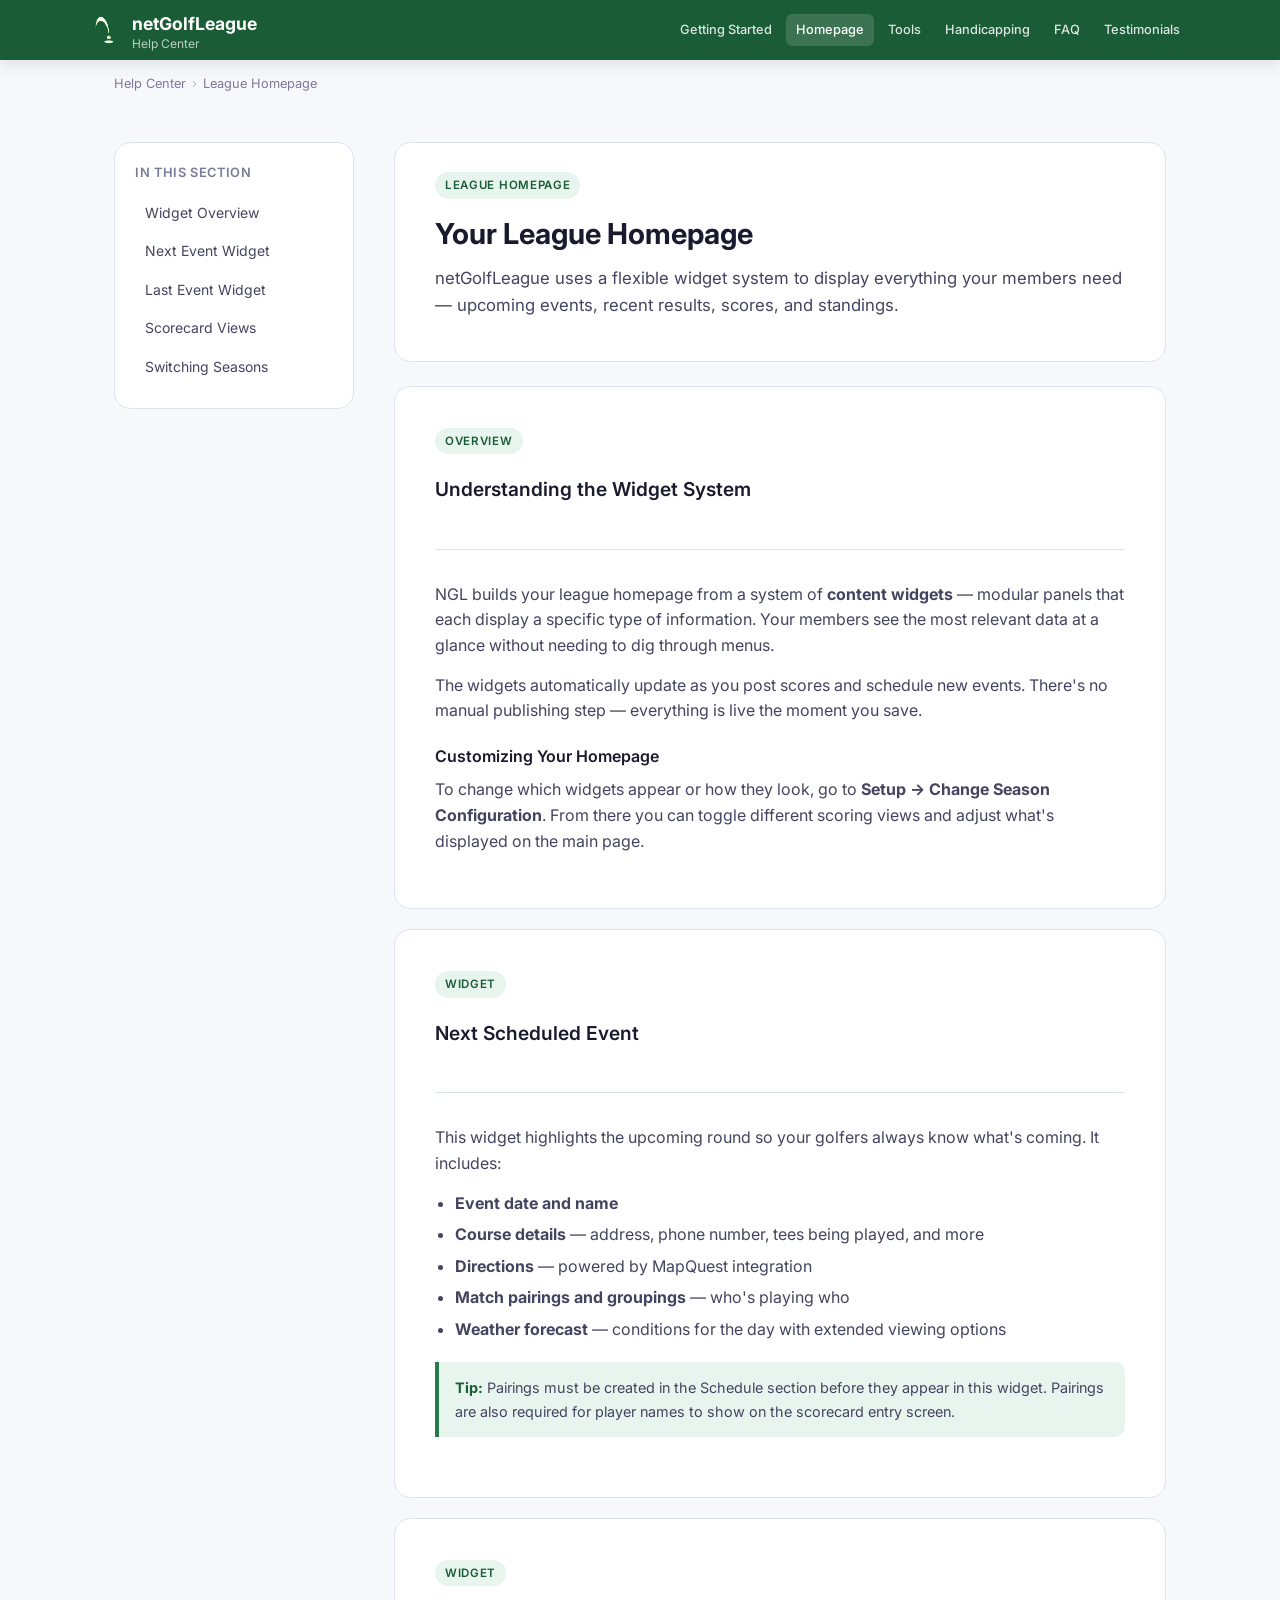
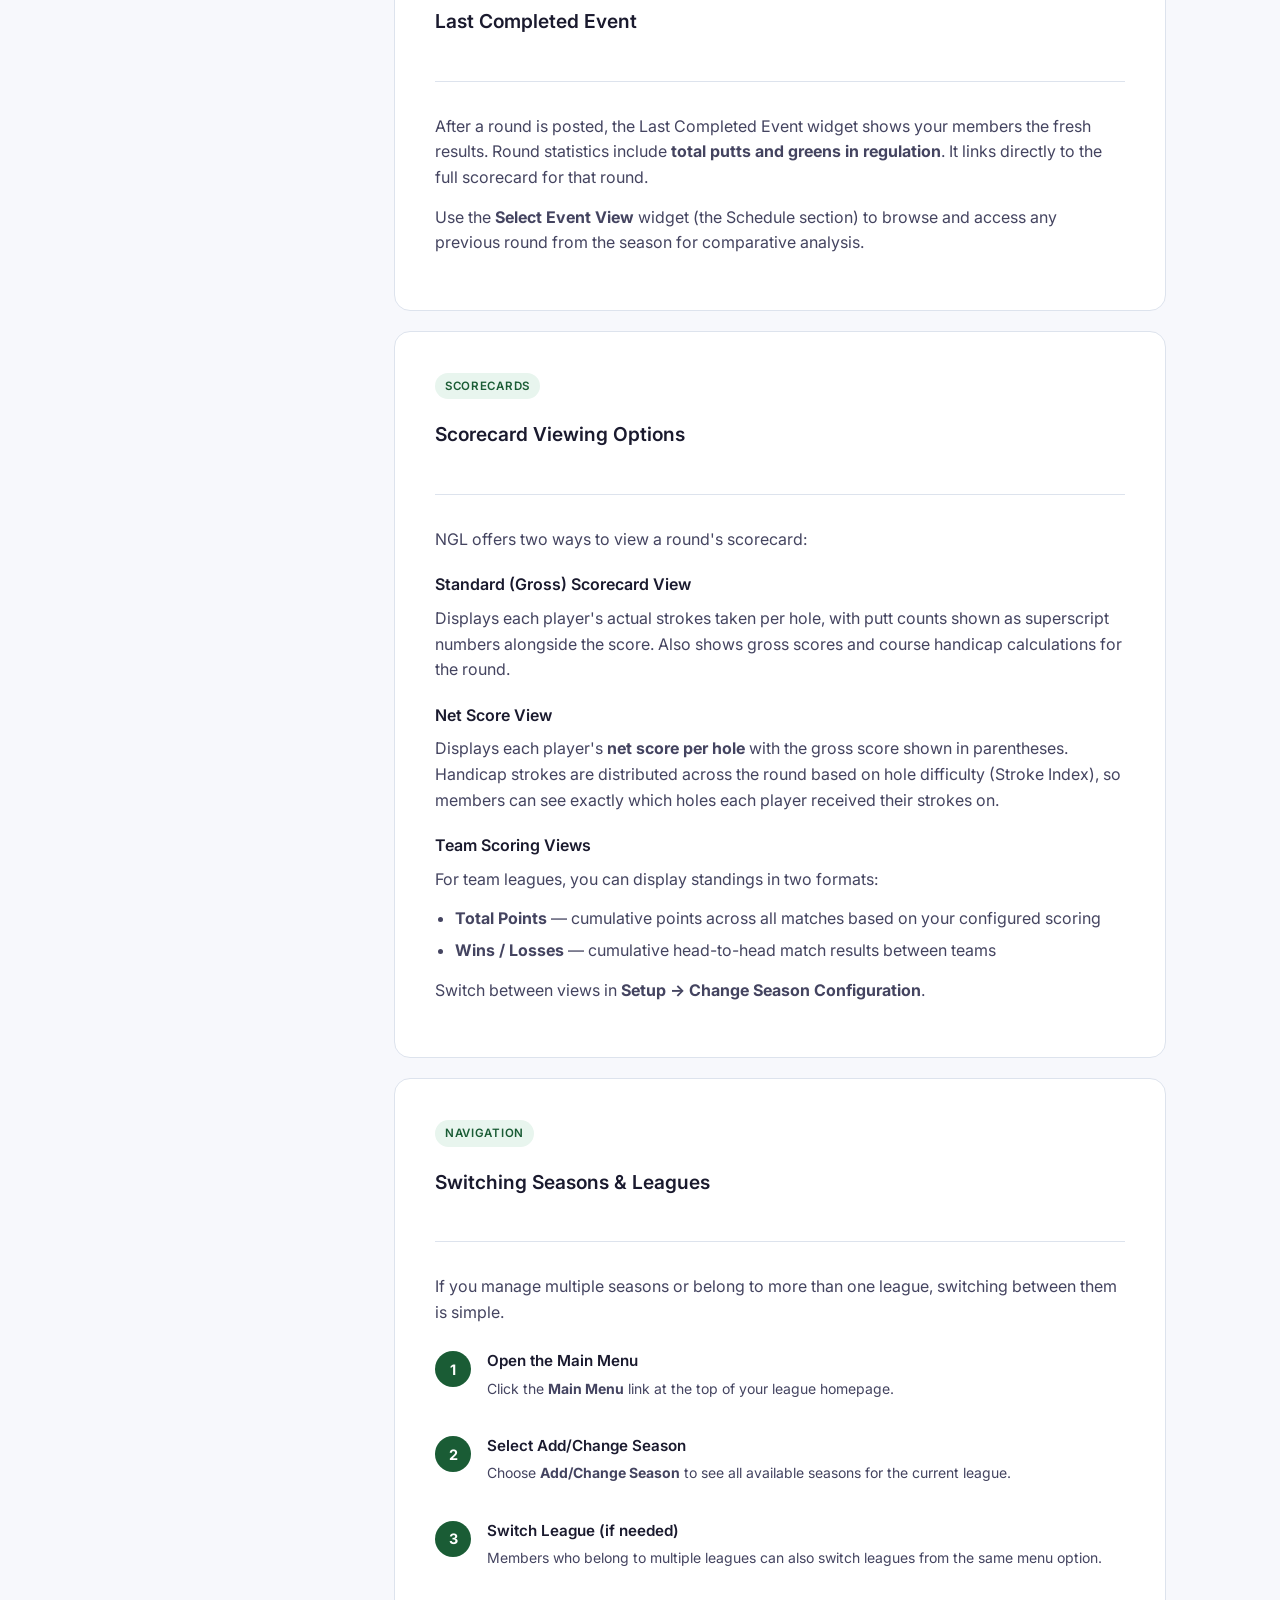
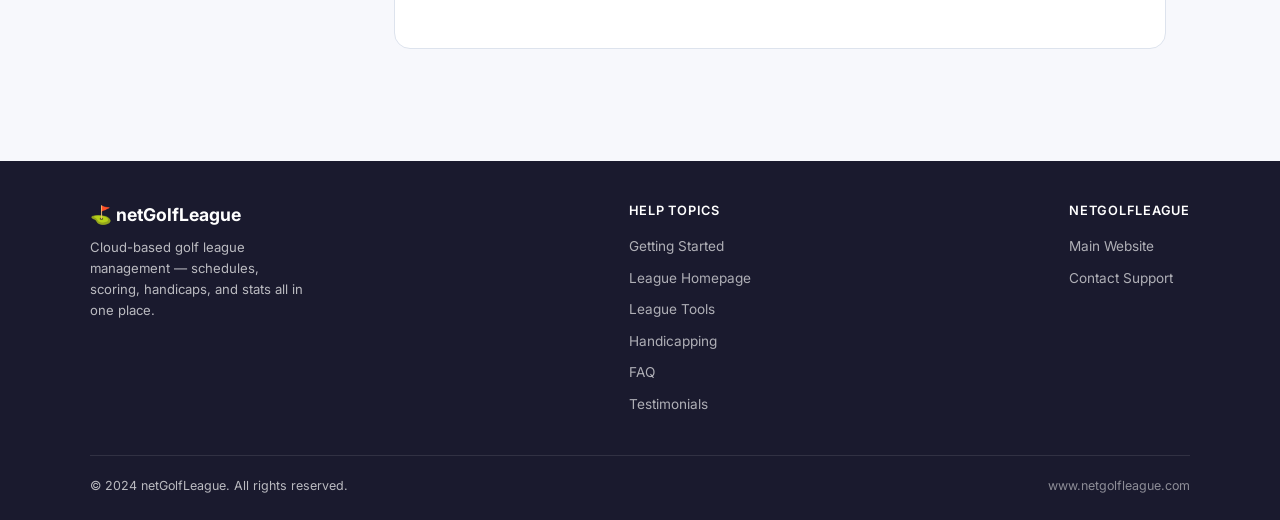
<file: league-homepage.html>
<!DOCTYPE html>
<html lang="en">
<head>
  <meta charset="UTF-8" />
  <meta name="viewport" content="width=device-width, initial-scale=1.0" />
  <title>League Homepage — netGolfLeague Help</title>
  <link rel="stylesheet" href="css/style.css" />
</head>
<body>

<header class="site-header">
  <div class="header-inner">
    <a href="index.html" class="site-logo">
      <img src="assets/ngl_swoosh.png" alt="NGL" width="32px" height="32px">
      <span>netGolfLeague <span class="logo-sub">Help Center</span></span>
    </a>
    <nav class="header-nav">
      <a href="getting-started.html">Getting Started</a>
      <a href="league-homepage.html" class="active">Homepage</a>
      <a href="league-tools.html">Tools</a>
      <a href="handicapping.html">Handicapping</a>
      <a href="faq.html">FAQ</a>
      <a href="testimonials.html">Testimonials</a>
    </nav>
  </div>
</header>

<div class="breadcrumb">
  <a href="index.html">Help Center</a>
  <span class="sep">›</span>
  <span>League Homepage</span>
</div>

<div class="container">
  <section class="section">
    <div class="article-layout">

      <aside class="sidebar">
        <h3>In this section</h3>
        <ul>
          <li><a href="#homepage-widgets">Widget Overview</a></li>
          <li><a href="#next-event">Next Event Widget</a></li>
          <li><a href="#last-event">Last Event Widget</a></li>
          <li><a href="#scorecard-views">Scorecard Views</a></li>
          <li><a href="#change-season">Switching Seasons</a></li>
        </ul>
      </aside>

      <div>
        <div class="article-body" style="margin-bottom:24px; padding:28px 40px;">
          <span class="article-tag">League Homepage</span>
          <h1>Your League Homepage</h1>
          <p class="article-lead">netGolfLeague uses a flexible widget system to display everything your members need — upcoming events, recent results, scores, and standings.</p>
        </div>

        <div id="homepage-widgets" class="article-body" style="margin-bottom:20px;">
          <div class="article-header">
            <span class="article-tag">Overview</span>
            <h2 style="border:none; margin-top:8px;">Understanding the Widget System</h2>
          </div>
          <p>NGL builds your league homepage from a system of <strong>content widgets</strong> — modular panels that each display a specific type of information. Your members see the most relevant data at a glance without needing to dig through menus.</p>
          <p>The widgets automatically update as you post scores and schedule new events. There's no manual publishing step — everything is live the moment you save.</p>
          <h3>Customizing Your Homepage</h3>
          <p>To change which widgets appear or how they look, go to <strong>Setup → Change Season Configuration</strong>. From there you can toggle different scoring views and adjust what's displayed on the main page.</p>
        </div>

        <div id="next-event" class="article-body" style="margin-bottom:20px;">
          <div class="article-header">
            <span class="article-tag">Widget</span>
            <h2 style="border:none; margin-top:8px;">Next Scheduled Event</h2>
          </div>
          <p>This widget highlights the upcoming round so your golfers always know what's coming. It includes:</p>
          <ul>
            <li><strong>Event date and name</strong></li>
            <li><strong>Course details</strong> — address, phone number, tees being played, and more</li>
            <li><strong>Directions</strong> — powered by MapQuest integration</li>
            <li><strong>Match pairings and groupings</strong> — who's playing who</li>
            <li><strong>Weather forecast</strong> — conditions for the day with extended viewing options</li>
          </ul>
          <div class="tip-box"><strong>Tip:</strong> Pairings must be created in the Schedule section before they appear in this widget. Pairings are also required for player names to show on the scorecard entry screen.</div>
        </div>

        <div id="last-event" class="article-body" style="margin-bottom:20px;">
          <div class="article-header">
            <span class="article-tag">Widget</span>
            <h2 style="border:none; margin-top:8px;">Last Completed Event</h2>
          </div>
          <p>After a round is posted, the Last Completed Event widget shows your members the fresh results. Round statistics include <strong>total putts and greens in regulation</strong>. It links directly to the full scorecard for that round.</p>
          <p>Use the <strong>Select Event View</strong> widget (the Schedule section) to browse and access any previous round from the season for comparative analysis.</p>
        </div>

        <div id="scorecard-views" class="article-body" style="margin-bottom:20px;">
          <div class="article-header">
            <span class="article-tag">Scorecards</span>
            <h2 style="border:none; margin-top:8px;">Scorecard Viewing Options</h2>
          </div>
          <p>NGL offers two ways to view a round's scorecard:</p>

          <h3>Standard (Gross) Scorecard View</h3>
          <p>Displays each player's actual strokes taken per hole, with putt counts shown as superscript numbers alongside the score. Also shows gross scores and course handicap calculations for the round.</p>

          <h3>Net Score View</h3>
          <p>Displays each player's <strong>net score per hole</strong> with the gross score shown in parentheses. Handicap strokes are distributed across the round based on hole difficulty (Stroke Index), so members can see exactly which holes each player received their strokes on.</p>

          <h3>Team Scoring Views</h3>
          <p>For team leagues, you can display standings in two formats:</p>
          <ul>
            <li><strong>Total Points</strong> — cumulative points across all matches based on your configured scoring</li>
            <li><strong>Wins / Losses</strong> — cumulative head-to-head match results between teams</li>
          </ul>
          <p>Switch between views in <strong>Setup → Change Season Configuration</strong>.</p>
        </div>

        <div id="change-season" class="article-body">
          <div class="article-header">
            <span class="article-tag">Navigation</span>
            <h2 style="border:none; margin-top:8px;">Switching Seasons &amp; Leagues</h2>
          </div>
          <p>If you manage multiple seasons or belong to more than one league, switching between them is simple.</p>
          <div class="steps">
            <div class="step">
              <div class="step-num">1</div>
              <div class="step-body">
                <h4>Open the Main Menu</h4>
                <p>Click the <strong>Main Menu</strong> link at the top of your league homepage.</p>
              </div>
            </div>
            <div class="step">
              <div class="step-num">2</div>
              <div class="step-body">
                <h4>Select Add/Change Season</h4>
                <p>Choose <strong>Add/Change Season</strong> to see all available seasons for the current league.</p>
              </div>
            </div>
            <div class="step">
              <div class="step-num">3</div>
              <div class="step-body">
                <h4>Switch League (if needed)</h4>
                <p>Members who belong to multiple leagues can also switch leagues from the same menu option.</p>
              </div>
            </div>
          </div>
        </div>

      </div>
    </div>
  </section>
</div>

<footer class="site-footer">
  <div class="footer-inner">
    <div class="footer-top">
      <div class="footer-brand">
        <div class="logo">⛳ netGolfLeague</div>
        <p>Cloud-based golf league management — schedules, scoring, handicaps, and stats all in one place.</p>
      </div>
      <div class="footer-links">
        <h4>Help Topics</h4>
        <ul>
          <li><a href="getting-started.html">Getting Started</a></li>
          <li><a href="league-homepage.html">League Homepage</a></li>
          <li><a href="league-tools.html">League Tools</a></li>
          <li><a href="handicapping.html">Handicapping</a></li>
          <li><a href="faq.html">FAQ</a></li>
          <li><a href="testimonials.html">Testimonials</a></li>
        </ul>
      </div>
      <div class="footer-links">
        <h4>netGolfLeague</h4>
        <ul>
          <li><a href="https://www.netgolfleague.com" target="_blank">Main Website</a></li>
          <li><a href="mailto:support@netgolfleague.com">Contact Support</a></li>
        </ul>
      </div>
    </div>
    <div class="footer-bottom">
      <span>&copy; 2024 netGolfLeague. All rights reserved.</span>
      <a href="https://www.netgolfleague.com" target="_blank">www.netgolfleague.com</a>
    </div>
  </div>
</footer>

<script>
  const links = document.querySelectorAll('.sidebar a');
  const sections = document.querySelectorAll('[id]');
  window.addEventListener('scroll', () => {
    let current = '';
    sections.forEach(s => { if (window.scrollY >= s.offsetTop - 100) current = s.id; });
    links.forEach(l => { l.classList.toggle('active', l.getAttribute('href') === '#' + current); });
  });
</script>
</body>
</html>
</file>
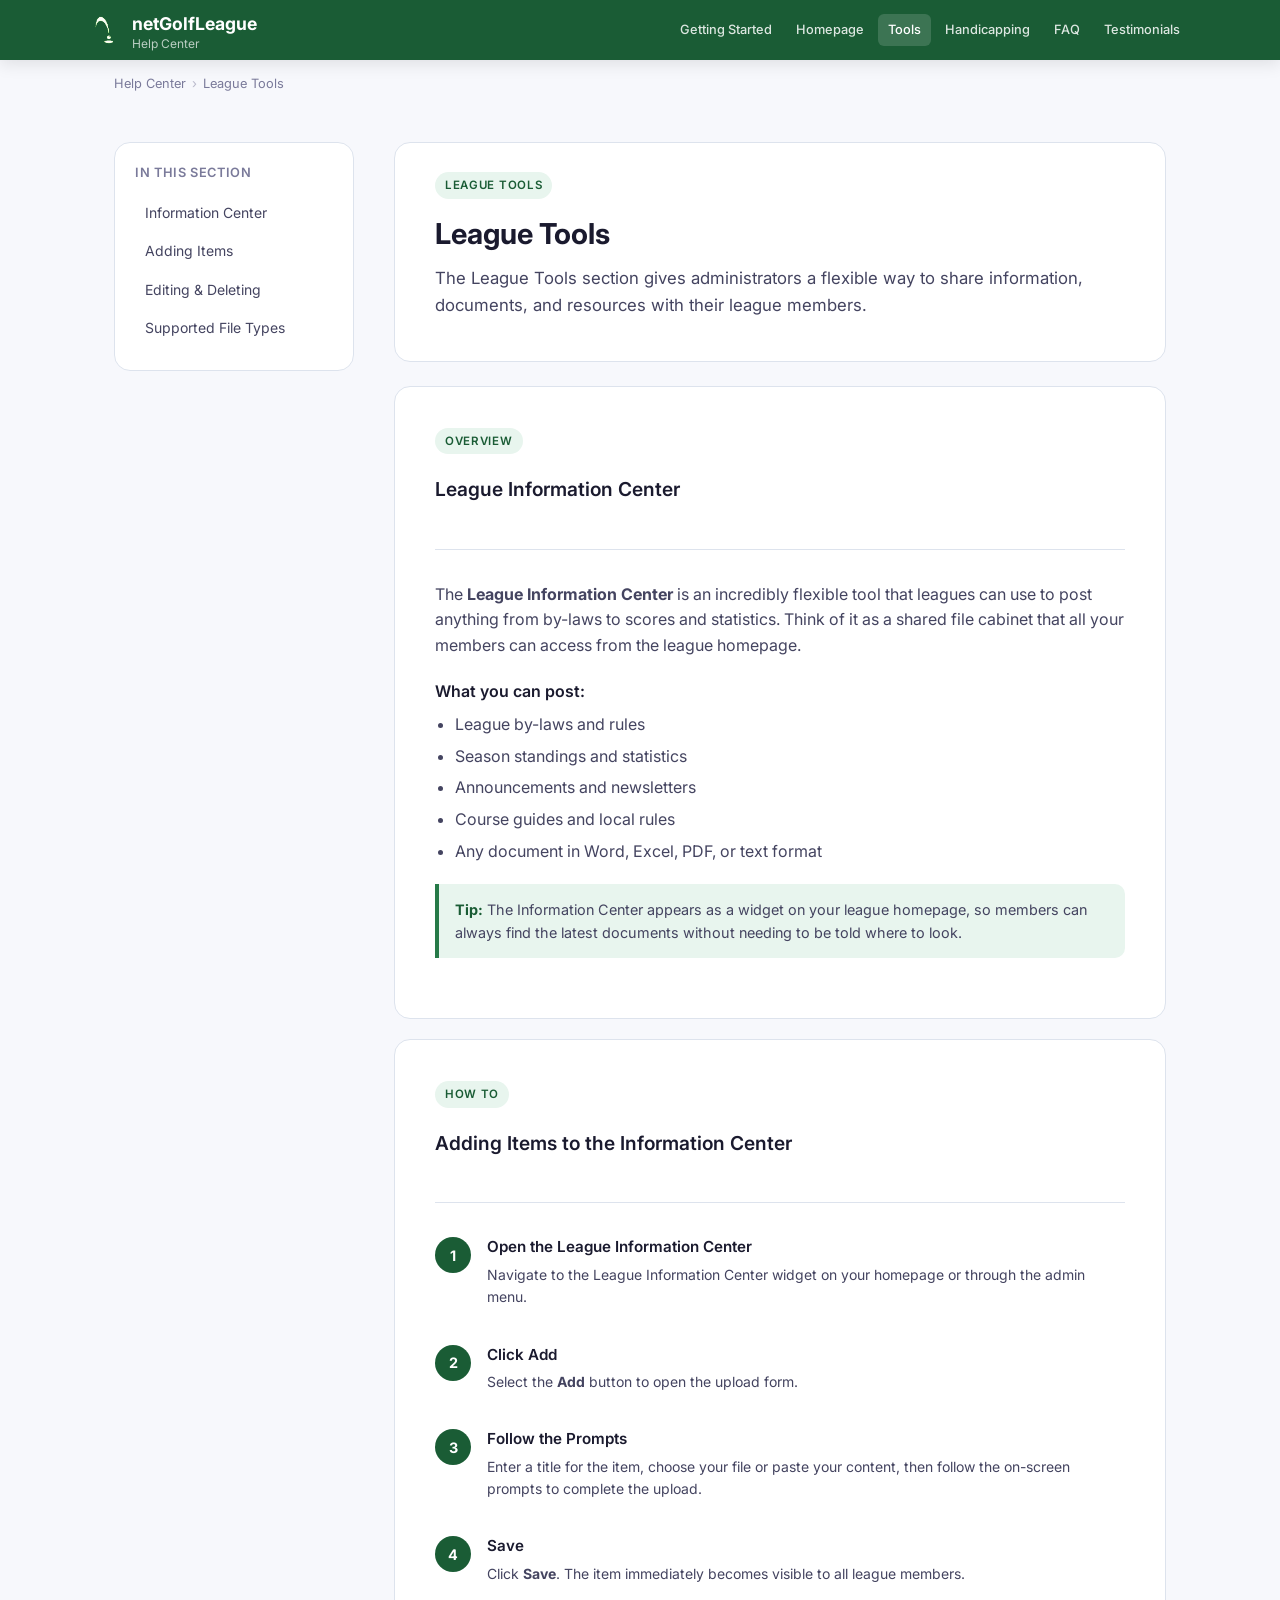
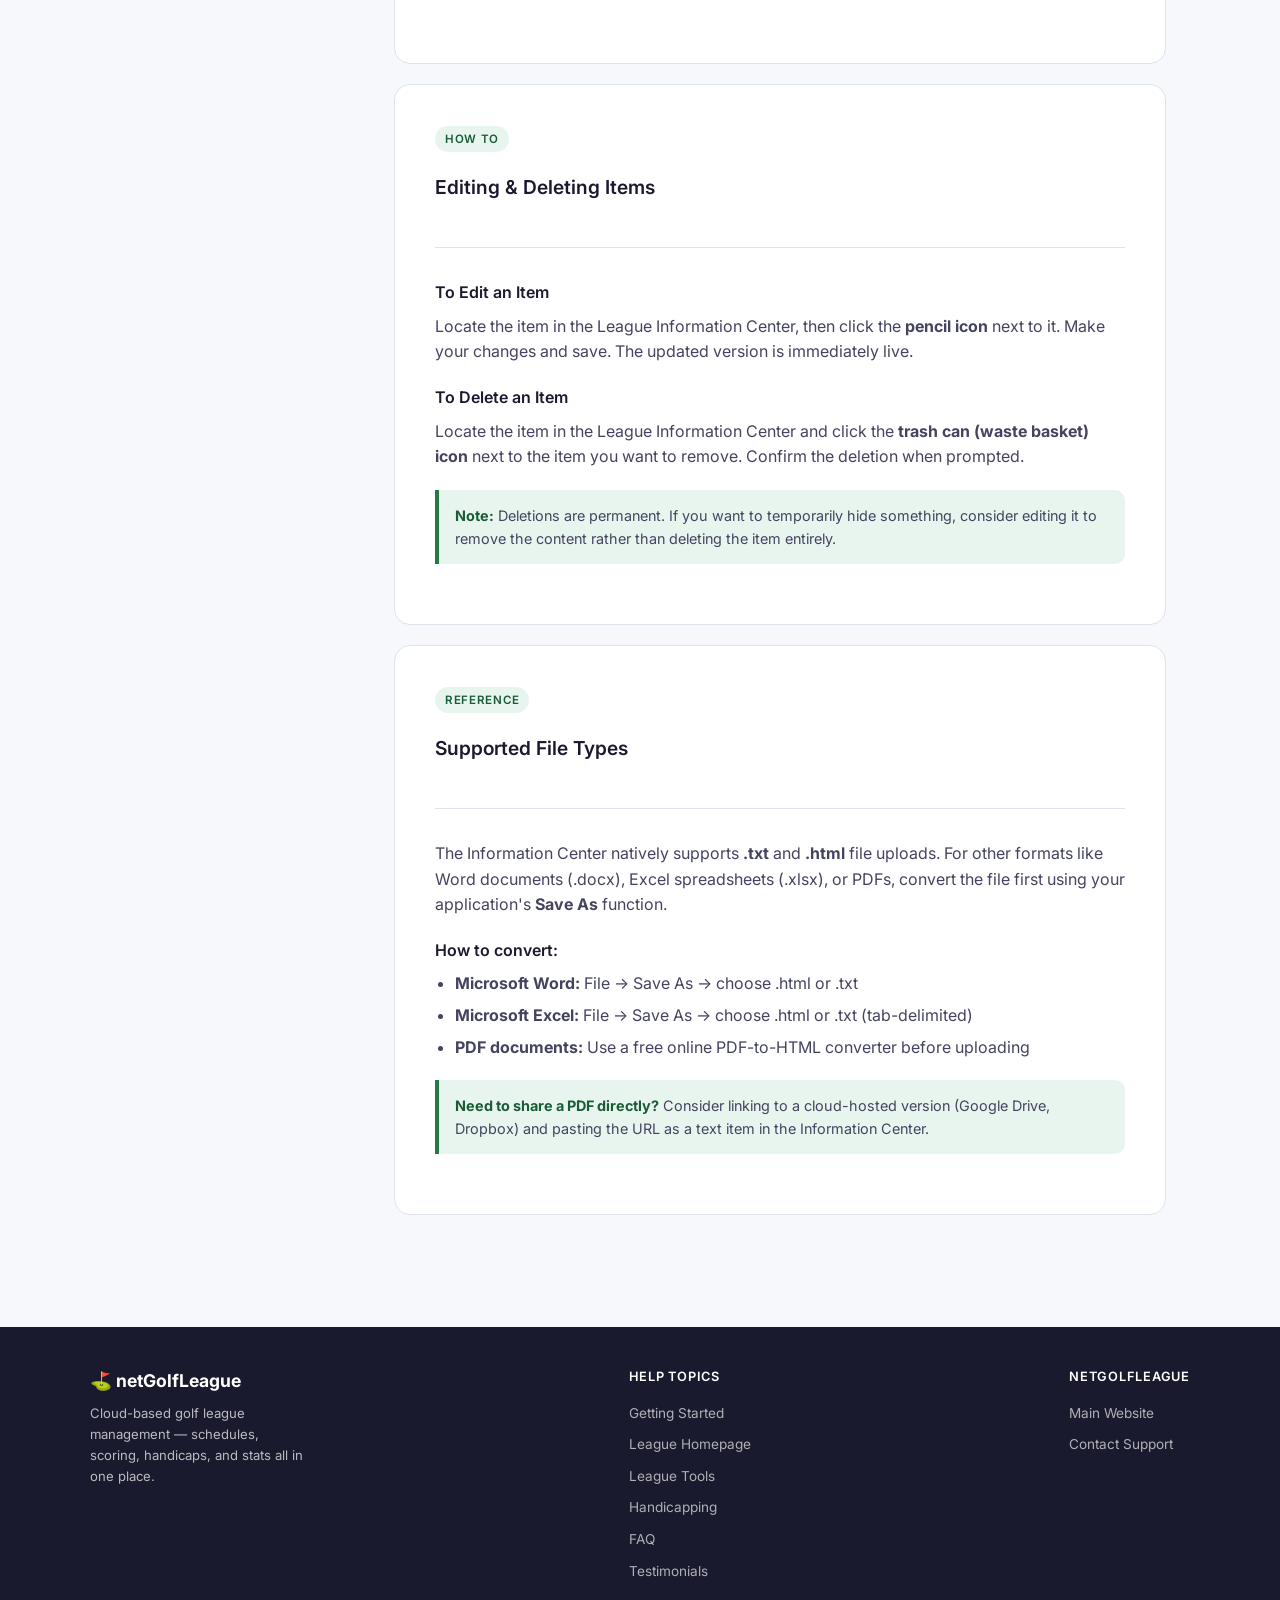
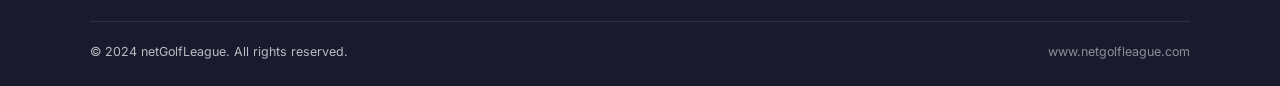
<file: league-tools.html>
<!DOCTYPE html>
<html lang="en">
<head>
  <meta charset="UTF-8" />
  <meta name="viewport" content="width=device-width, initial-scale=1.0" />
  <title>League Tools — netGolfLeague Help</title>
  <link rel="stylesheet" href="css/style.css" />
</head>
<body>

<header class="site-header">
  <div class="header-inner">
    <a href="index.html" class="site-logo">
      <img src="assets/ngl_swoosh.png" alt="NGL" width="32px" height="32px">
      <span>netGolfLeague <span class="logo-sub">Help Center</span></span>
    </a>
    <nav class="header-nav">
      <a href="getting-started.html">Getting Started</a>
      <a href="league-homepage.html">Homepage</a>
      <a href="league-tools.html" class="active">Tools</a>
      <a href="handicapping.html">Handicapping</a>
      <a href="faq.html">FAQ</a>
      <a href="testimonials.html">Testimonials</a>
    </nav>
  </div>
</header>

<div class="breadcrumb">
  <a href="index.html">Help Center</a>
  <span class="sep">›</span>
  <span>League Tools</span>
</div>

<div class="container">
  <section class="section">
    <div class="article-layout">

      <aside class="sidebar">
        <h3>In this section</h3>
        <ul>
          <li><a href="#info-center">Information Center</a></li>
          <li><a href="#add-document">Adding Items</a></li>
          <li><a href="#edit-delete-doc">Editing &amp; Deleting</a></li>
          <li><a href="#file-types">Supported File Types</a></li>
        </ul>
      </aside>

      <div>
        <div class="article-body" style="margin-bottom:24px; padding:28px 40px;">
          <span class="article-tag">League Tools</span>
          <h1>League Tools</h1>
          <p class="article-lead">The League Tools section gives administrators a flexible way to share information, documents, and resources with their league members.</p>
        </div>

        <div id="info-center" class="article-body" style="margin-bottom:20px;">
          <div class="article-header">
            <span class="article-tag">Overview</span>
            <h2 style="border:none; margin-top:8px;">League Information Center</h2>
          </div>
          <p>The <strong>League Information Center</strong> is an incredibly flexible tool that leagues can use to post anything from by-laws to scores and statistics. Think of it as a shared file cabinet that all your members can access from the league homepage.</p>
          <h3>What you can post:</h3>
          <ul>
            <li>League by-laws and rules</li>
            <li>Season standings and statistics</li>
            <li>Announcements and newsletters</li>
            <li>Course guides and local rules</li>
            <li>Any document in Word, Excel, PDF, or text format</li>
          </ul>
          <div class="tip-box"><strong>Tip:</strong> The Information Center appears as a widget on your league homepage, so members can always find the latest documents without needing to be told where to look.</div>
        </div>

        <div id="add-document" class="article-body" style="margin-bottom:20px;">
          <div class="article-header">
            <span class="article-tag">How To</span>
            <h2 style="border:none; margin-top:8px;">Adding Items to the Information Center</h2>
          </div>
          <div class="steps">
            <div class="step">
              <div class="step-num">1</div>
              <div class="step-body">
                <h4>Open the League Information Center</h4>
                <p>Navigate to the League Information Center widget on your homepage or through the admin menu.</p>
              </div>
            </div>
            <div class="step">
              <div class="step-num">2</div>
              <div class="step-body">
                <h4>Click Add</h4>
                <p>Select the <strong>Add</strong> button to open the upload form.</p>
              </div>
            </div>
            <div class="step">
              <div class="step-num">3</div>
              <div class="step-body">
                <h4>Follow the Prompts</h4>
                <p>Enter a title for the item, choose your file or paste your content, then follow the on-screen prompts to complete the upload.</p>
              </div>
            </div>
            <div class="step">
              <div class="step-num">4</div>
              <div class="step-body">
                <h4>Save</h4>
                <p>Click <strong>Save</strong>. The item immediately becomes visible to all league members.</p>
              </div>
            </div>
          </div>
        </div>

        <div id="edit-delete-doc" class="article-body" style="margin-bottom:20px;">
          <div class="article-header">
            <span class="article-tag">How To</span>
            <h2 style="border:none; margin-top:8px;">Editing &amp; Deleting Items</h2>
          </div>
          <h3>To Edit an Item</h3>
          <p>Locate the item in the League Information Center, then click the <strong>pencil icon</strong> next to it. Make your changes and save. The updated version is immediately live.</p>

          <h3>To Delete an Item</h3>
          <p>Locate the item in the League Information Center and click the <strong>trash can (waste basket) icon</strong> next to the item you want to remove. Confirm the deletion when prompted.</p>

          <div class="tip-box"><strong>Note:</strong> Deletions are permanent. If you want to temporarily hide something, consider editing it to remove the content rather than deleting the item entirely.</div>
        </div>

        <div id="file-types" class="article-body">
          <div class="article-header">
            <span class="article-tag">Reference</span>
            <h2 style="border:none; margin-top:8px;">Supported File Types</h2>
          </div>
          <p>The Information Center natively supports <strong>.txt</strong> and <strong>.html</strong> file uploads. For other formats like Word documents (.docx), Excel spreadsheets (.xlsx), or PDFs, convert the file first using your application's <strong>Save As</strong> function.</p>

          <h3>How to convert:</h3>
          <ul>
            <li><strong>Microsoft Word:</strong> File → Save As → choose .html or .txt</li>
            <li><strong>Microsoft Excel:</strong> File → Save As → choose .html or .txt (tab-delimited)</li>
            <li><strong>PDF documents:</strong> Use a free online PDF-to-HTML converter before uploading</li>
          </ul>
          <div class="tip-box"><strong>Need to share a PDF directly?</strong> Consider linking to a cloud-hosted version (Google Drive, Dropbox) and pasting the URL as a text item in the Information Center.</div>
        </div>

      </div>
    </div>
  </section>
</div>

<footer class="site-footer">
  <div class="footer-inner">
    <div class="footer-top">
      <div class="footer-brand">
        <div class="logo">⛳ netGolfLeague</div>
        <p>Cloud-based golf league management — schedules, scoring, handicaps, and stats all in one place.</p>
      </div>
      <div class="footer-links">
        <h4>Help Topics</h4>
        <ul>
          <li><a href="getting-started.html">Getting Started</a></li>
          <li><a href="league-homepage.html">League Homepage</a></li>
          <li><a href="league-tools.html">League Tools</a></li>
          <li><a href="handicapping.html">Handicapping</a></li>
          <li><a href="faq.html">FAQ</a></li>
          <li><a href="testimonials.html">Testimonials</a></li>
        </ul>
      </div>
      <div class="footer-links">
        <h4>netGolfLeague</h4>
        <ul>
          <li><a href="https://www.netgolfleague.com" target="_blank">Main Website</a></li>
          <li><a href="mailto:support@netgolfleague.com">Contact Support</a></li>
        </ul>
      </div>
    </div>
    <div class="footer-bottom">
      <span>&copy; 2024 netGolfLeague. All rights reserved.</span>
      <a href="https://www.netgolfleague.com" target="_blank">www.netgolfleague.com</a>
    </div>
  </div>
</footer>

<script>
  const links = document.querySelectorAll('.sidebar a');
  const sections = document.querySelectorAll('[id]');
  window.addEventListener('scroll', () => {
    let current = '';
    sections.forEach(s => { if (window.scrollY >= s.offsetTop - 100) current = s.id; });
    links.forEach(l => { l.classList.toggle('active', l.getAttribute('href') === '#' + current); });
  });
</script>
</body>
</html>
</file>
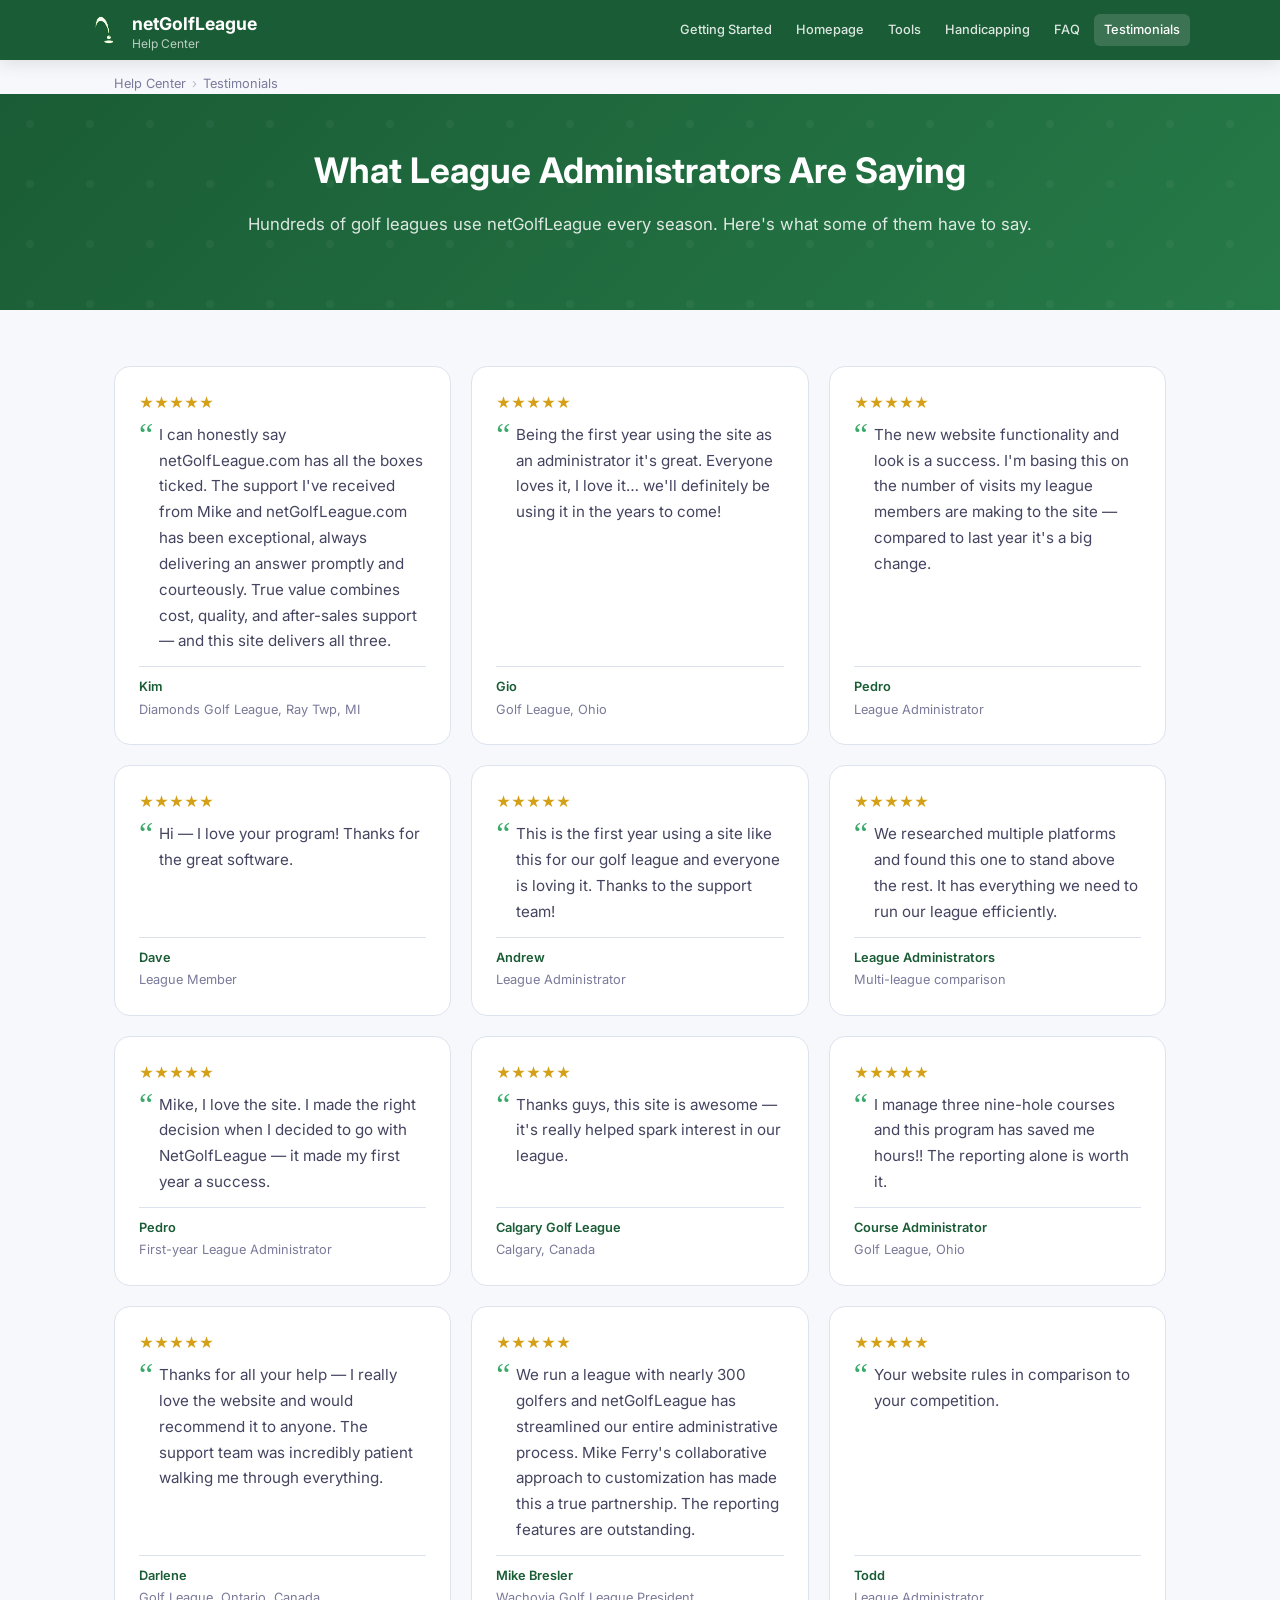
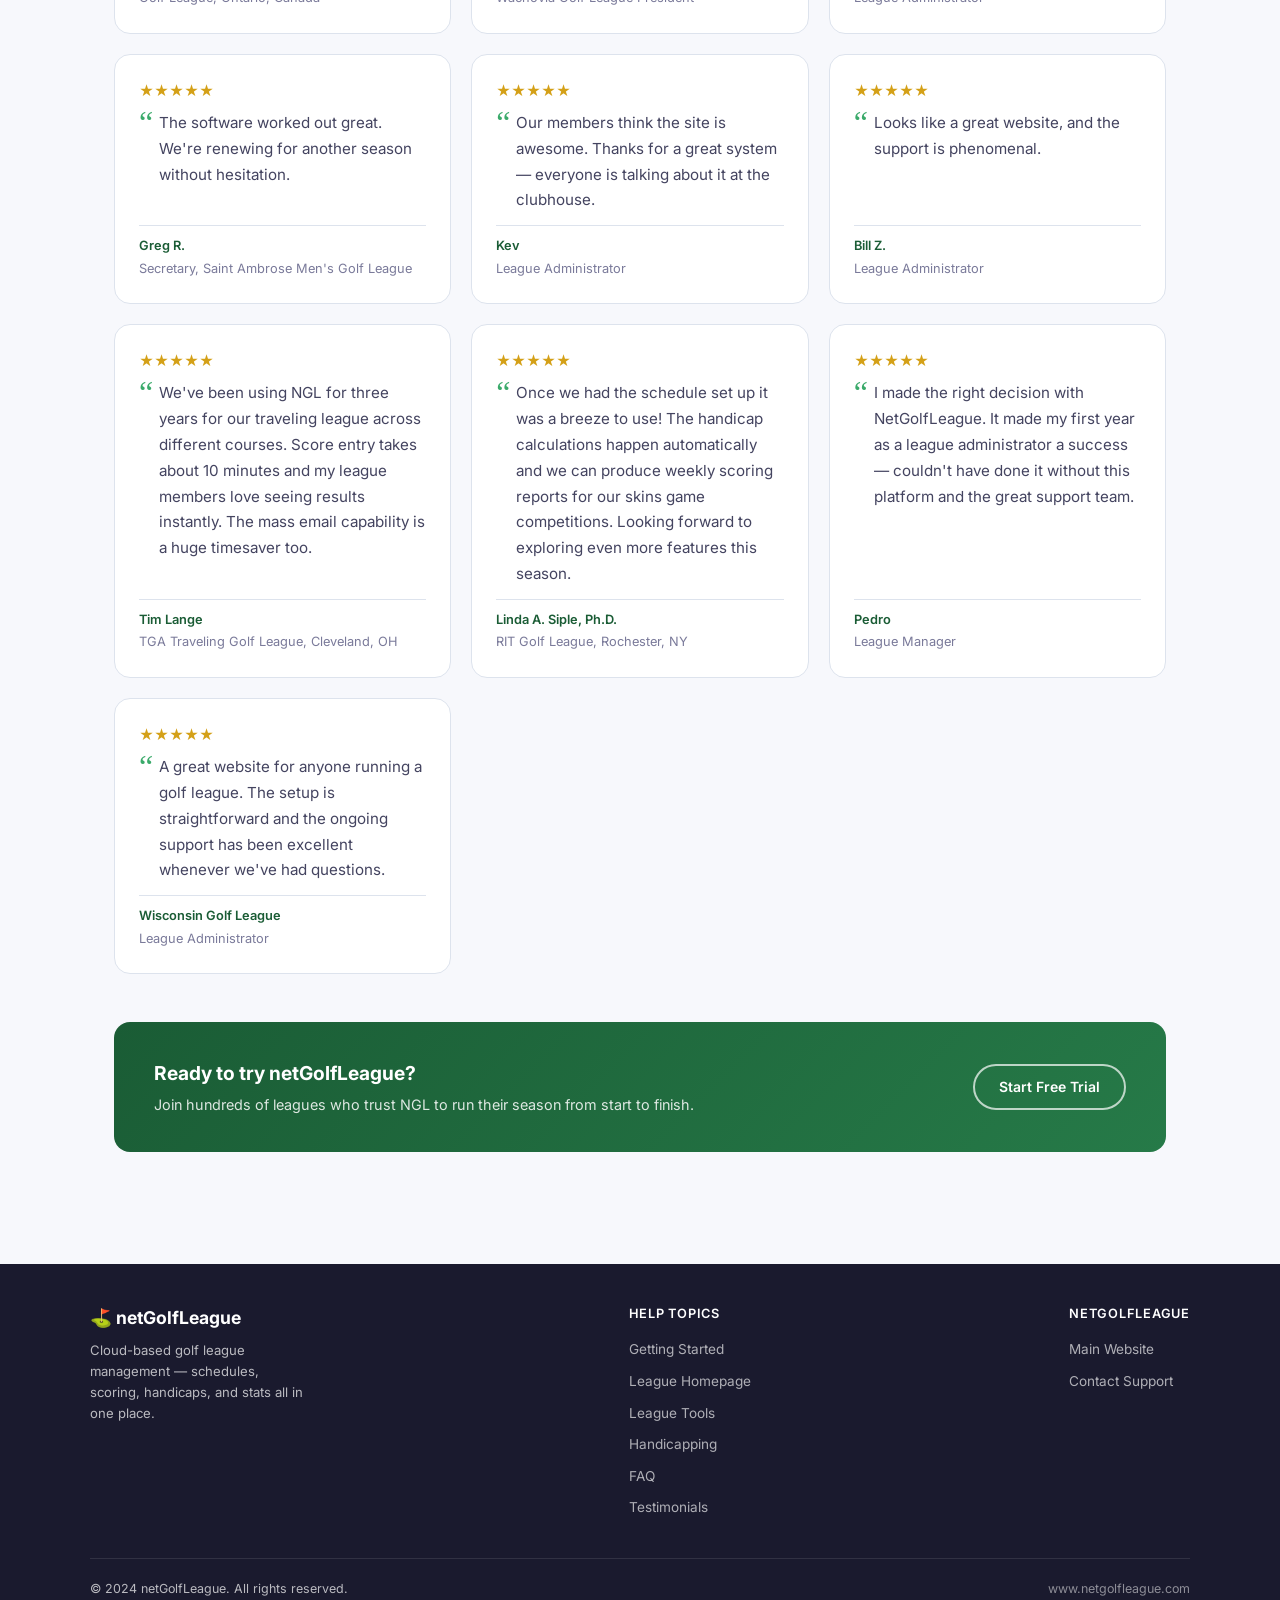
<file: testimonials.html>
<!DOCTYPE html>
<html lang="en">
<head>
  <meta charset="UTF-8" />
  <meta name="viewport" content="width=device-width, initial-scale=1.0" />
  <title>Testimonials — netGolfLeague Help</title>
  <link rel="stylesheet" href="css/style.css" />
  <style>
    .testimonial-grid {
      display: grid;
      grid-template-columns: repeat(auto-fill, minmax(300px, 1fr));
      gap: 20px;
      margin-top: 8px;
    }
    .testimonial-card {
      background: var(--white);
      border: 1px solid var(--border);
      border-radius: var(--radius-lg);
      padding: 24px;
      display: flex;
      flex-direction: column;
      gap: 12px;
      transition: box-shadow .2s, border-color .2s;
    }
    .testimonial-card:hover {
      box-shadow: var(--shadow-md);
      border-color: var(--green-light);
    }
    .testimonial-quote {
      font-size: .95rem;
      color: var(--text-mid);
      line-height: 1.7;
      flex: 1;
      position: relative;
      padding-left: 20px;
    }
    .testimonial-quote::before {
      content: '\201C';
      position: absolute;
      left: 0;
      top: -4px;
      font-size: 2rem;
      color: var(--green-light);
      line-height: 1;
      font-family: Georgia, serif;
    }
    .testimonial-author {
      font-size: .8rem;
      font-weight: 600;
      color: var(--green-dark);
      border-top: 1px solid var(--border);
      padding-top: 10px;
    }
    .testimonial-author span {
      display: block;
      font-weight: 400;
      color: var(--text-muted);
      margin-top: 2px;
    }
    .star-row { color: #d4a017; font-size: .9rem; margin-bottom: -4px; }
  </style>
</head>
<body>

<header class="site-header">
  <div class="header-inner">
    <a href="index.html" class="site-logo">
      <img src="assets/ngl_swoosh.png" alt="NGL" width="32px" height="32px">
      <span>netGolfLeague <span class="logo-sub">Help Center</span></span>
    </a>
    <nav class="header-nav">
      <a href="getting-started.html">Getting Started</a>
      <a href="league-homepage.html">Homepage</a>
      <a href="league-tools.html">Tools</a>
      <a href="handicapping.html">Handicapping</a>
      <a href="faq.html">FAQ</a>
      <a href="testimonials.html" class="active">Testimonials</a>
    </nav>
  </div>
</header>

<div class="breadcrumb">
  <a href="index.html">Help Center</a>
  <span class="sep">›</span>
  <span>Testimonials</span>
</div>

<!-- HERO -->
<section class="hero" style="padding:48px 24px 40px;">
  <h1>What League Administrators Are Saying</h1>
  <p>Hundreds of golf leagues use netGolfLeague every season. Here's what some of them have to say.</p>
</section>

<div class="container">
  <section class="section">
    <div class="testimonial-grid">

      <div class="testimonial-card">
        <div class="star-row">★★★★★</div>
        <p class="testimonial-quote">
          I can honestly say netGolfLeague.com has all the boxes ticked. The support I've received from Mike and netGolfLeague.com has been exceptional, always delivering an answer promptly and courteously. True value combines cost, quality, and after-sales support — and this site delivers all three.
        </p>
        <div class="testimonial-author">
          Kim
          <span>Diamonds Golf League, Ray Twp, MI</span>
        </div>
      </div>

      <div class="testimonial-card">
        <div class="star-row">★★★★★</div>
        <p class="testimonial-quote">
          Being the first year using the site as an administrator it's great. Everyone loves it, I love it… we'll definitely be using it in the years to come!
        </p>
        <div class="testimonial-author">
          Gio
          <span>Golf League, Ohio</span>
        </div>
      </div>

      <div class="testimonial-card">
        <div class="star-row">★★★★★</div>
        <p class="testimonial-quote">
          The new website functionality and look is a success. I'm basing this on the number of visits my league members are making to the site — compared to last year it's a big change.
        </p>
        <div class="testimonial-author">
          Pedro
          <span>League Administrator</span>
        </div>
      </div>

      <div class="testimonial-card">
        <div class="star-row">★★★★★</div>
        <p class="testimonial-quote">
          Hi — I love your program! Thanks for the great software.
        </p>
        <div class="testimonial-author">
          Dave
          <span>League Member</span>
        </div>
      </div>

      <div class="testimonial-card">
        <div class="star-row">★★★★★</div>
        <p class="testimonial-quote">
          This is the first year using a site like this for our golf league and everyone is loving it. Thanks to the support team!
        </p>
        <div class="testimonial-author">
          Andrew
          <span>League Administrator</span>
        </div>
      </div>

      <div class="testimonial-card">
        <div class="star-row">★★★★★</div>
        <p class="testimonial-quote">
          We researched multiple platforms and found this one to stand above the rest. It has everything we need to run our league efficiently.
        </p>
        <div class="testimonial-author">
          League Administrators
          <span>Multi-league comparison</span>
        </div>
      </div>

      <div class="testimonial-card">
        <div class="star-row">★★★★★</div>
        <p class="testimonial-quote">
          Mike, I love the site. I made the right decision when I decided to go with NetGolfLeague — it made my first year a success.
        </p>
        <div class="testimonial-author">
          Pedro
          <span>First-year League Administrator</span>
        </div>
      </div>

      <div class="testimonial-card">
        <div class="star-row">★★★★★</div>
        <p class="testimonial-quote">
          Thanks guys, this site is awesome — it's really helped spark interest in our league.
        </p>
        <div class="testimonial-author">
          Calgary Golf League
          <span>Calgary, Canada</span>
        </div>
      </div>

      <div class="testimonial-card">
        <div class="star-row">★★★★★</div>
        <p class="testimonial-quote">
          I manage three nine-hole courses and this program has saved me hours!! The reporting alone is worth it.
        </p>
        <div class="testimonial-author">
          Course Administrator
          <span>Golf League, Ohio</span>
        </div>
      </div>

      <div class="testimonial-card">
        <div class="star-row">★★★★★</div>
        <p class="testimonial-quote">
          Thanks for all your help — I really love the website and would recommend it to anyone. The support team was incredibly patient walking me through everything.
        </p>
        <div class="testimonial-author">
          Darlene
          <span>Golf League, Ontario, Canada</span>
        </div>
      </div>

      <div class="testimonial-card">
        <div class="star-row">★★★★★</div>
        <p class="testimonial-quote">
          We run a league with nearly 300 golfers and netGolfLeague has streamlined our entire administrative process. Mike Ferry's collaborative approach to customization has made this a true partnership. The reporting features are outstanding.
        </p>
        <div class="testimonial-author">
          Mike Bresler
          <span>Wachovia Golf League President</span>
        </div>
      </div>

      <div class="testimonial-card">
        <div class="star-row">★★★★★</div>
        <p class="testimonial-quote">
          Your website rules in comparison to your competition.
        </p>
        <div class="testimonial-author">
          Todd
          <span>League Administrator</span>
        </div>
      </div>

      <div class="testimonial-card">
        <div class="star-row">★★★★★</div>
        <p class="testimonial-quote">
          The software worked out great. We're renewing for another season without hesitation.
        </p>
        <div class="testimonial-author">
          Greg R.
          <span>Secretary, Saint Ambrose Men's Golf League</span>
        </div>
      </div>

      <div class="testimonial-card">
        <div class="star-row">★★★★★</div>
        <p class="testimonial-quote">
          Our members think the site is awesome. Thanks for a great system — everyone is talking about it at the clubhouse.
        </p>
        <div class="testimonial-author">
          Kev
          <span>League Administrator</span>
        </div>
      </div>

      <div class="testimonial-card">
        <div class="star-row">★★★★★</div>
        <p class="testimonial-quote">
          Looks like a great website, and the support is phenomenal.
        </p>
        <div class="testimonial-author">
          Bill Z.
          <span>League Administrator</span>
        </div>
      </div>

      <div class="testimonial-card">
        <div class="star-row">★★★★★</div>
        <p class="testimonial-quote">
          We've been using NGL for three years for our traveling league across different courses. Score entry takes about 10 minutes and my league members love seeing results instantly. The mass email capability is a huge timesaver too.
        </p>
        <div class="testimonial-author">
          Tim Lange
          <span>TGA Traveling Golf League, Cleveland, OH</span>
        </div>
      </div>

      <div class="testimonial-card">
        <div class="star-row">★★★★★</div>
        <p class="testimonial-quote">
          Once we had the schedule set up it was a breeze to use! The handicap calculations happen automatically and we can produce weekly scoring reports for our skins game competitions. Looking forward to exploring even more features this season.
        </p>
        <div class="testimonial-author">
          Linda A. Siple, Ph.D.
          <span>RIT Golf League, Rochester, NY</span>
        </div>
      </div>

      <div class="testimonial-card">
        <div class="star-row">★★★★★</div>
        <p class="testimonial-quote">
          I made the right decision with NetGolfLeague. It made my first year as a league administrator a success — couldn't have done it without this platform and the great support team.
        </p>
        <div class="testimonial-author">
          Pedro
          <span>League Manager</span>
        </div>
      </div>

      <div class="testimonial-card">
        <div class="star-row">★★★★★</div>
        <p class="testimonial-quote">
          A great website for anyone running a golf league. The setup is straightforward and the ongoing support has been excellent whenever we've had questions.
        </p>
        <div class="testimonial-author">
          Wisconsin Golf League
          <span>League Administrator</span>
        </div>
      </div>

    </div>

    <!-- CTA -->
    <div class="contact-banner" style="margin-top:48px;">
      <div>
        <h3>Ready to try netGolfLeague?</h3>
        <p>Join hundreds of leagues who trust NGL to run their season from start to finish.</p>
      </div>
      <a href="https://www.netgolfleague.com" target="_blank" class="btn-outline-white">Start Free Trial</a>
    </div>
  </section>
</div>

<footer class="site-footer">
  <div class="footer-inner">
    <div class="footer-top">
      <div class="footer-brand">
        <div class="logo">⛳ netGolfLeague</div>
        <p>Cloud-based golf league management — schedules, scoring, handicaps, and stats all in one place.</p>
      </div>
      <div class="footer-links">
        <h4>Help Topics</h4>
        <ul>
          <li><a href="getting-started.html">Getting Started</a></li>
          <li><a href="league-homepage.html">League Homepage</a></li>
          <li><a href="league-tools.html">League Tools</a></li>
          <li><a href="handicapping.html">Handicapping</a></li>
          <li><a href="faq.html">FAQ</a></li>
          <li><a href="testimonials.html">Testimonials</a></li>
        </ul>
      </div>
      <div class="footer-links">
        <h4>netGolfLeague</h4>
        <ul>
          <li><a href="https://www.netgolfleague.com" target="_blank">Main Website</a></li>
          <li><a href="mailto:support@netgolfleague.com">Contact Support</a></li>
        </ul>
      </div>
    </div>
    <div class="footer-bottom">
      <span>&copy; 2024 netGolfLeague. All rights reserved.</span>
      <a href="https://www.netgolfleague.com" target="_blank">www.netgolfleague.com</a>
    </div>
  </div>
</footer>

</body>
</html>
</file>
<file: css/style.css>
@import url('https://fonts.googleapis.com/css2?family=Inter:wght@300;400;500;600;700&display=swap');

:root {
  --green-dark:   #1a5c35;
  --green-mid:    #267a48;
  --green-light:  #3aaa6a;
  --green-pale:   #e8f5ee;
  --gold:         #d4a017;
  --gold-light:   #f5e9c8;
  --text-dark:    #1a1a2e;
  --text-mid:     #444460;
  --text-muted:   #7a7a9a;
  --bg:           #f7f8fc;
  --white:        #ffffff;
  --border:       #dde3ed;
  --shadow-sm:    0 1px 4px rgba(0,0,0,.08);
  --shadow-md:    0 4px 16px rgba(0,0,0,.10);
  --shadow-lg:    0 8px 32px rgba(0,0,0,.12);
  --radius:       10px;
  --radius-lg:    16px;
}

*, *::before, *::after { box-sizing: border-box; margin: 0; padding: 0; }

html { scroll-behavior: smooth; }

body {
  font-family: 'Inter', system-ui, sans-serif;
  background: var(--bg);
  color: var(--text-dark);
  line-height: 1.6;
  font-size: 16px;
}

a { color: var(--green-mid); text-decoration: none; }
a:hover { color: var(--green-dark); text-decoration: underline; }

/* ── HEADER ── */
.site-header {
  background: var(--green-dark);
  padding: 0 24px;
  position: sticky;
  top: 0;
  z-index: 100;
  box-shadow: var(--shadow-md);
}

.header-inner {
  max-width: 1100px;
  margin: 0 auto;
  display: flex;
  align-items: center;
  justify-content: space-between;
  height: 60px;
  gap: 24px;
}

.site-logo {
  display: flex;
  align-items: center;
  gap: 10px;
  color: var(--white);
  font-weight: 700;
  font-size: 1.1rem;
  text-decoration: none;
  white-space: nowrap;
}

.site-logo svg { flex-shrink: 0; }

.site-logo .logo-sub {
  font-weight: 400;
  font-size: .75rem;
  color: rgba(255,255,255,.7);
  display: block;
  line-height: 1;
}

.header-search {
  flex: 1;
  max-width: 420px;
  position: relative;
}

.header-search input {
  width: 100%;
  padding: 8px 16px 8px 40px;
  border: none;
  border-radius: 20px;
  background: rgba(255,255,255,.15);
  color: var(--white);
  font-size: .875rem;
  outline: none;
  transition: background .2s;
}

.header-search input::placeholder { color: rgba(255,255,255,.6); }
.header-search input:focus { background: rgba(255,255,255,.25); }

.header-search .search-icon {
  position: absolute;
  left: 12px;
  top: 50%;
  transform: translateY(-50%);
  opacity: .7;
  pointer-events: none;
}

.header-nav { display: flex; gap: 4px; }

.header-nav a {
  color: rgba(255,255,255,.85);
  font-size: .8rem;
  font-weight: 500;
  padding: 6px 10px;
  border-radius: 6px;
  text-decoration: none;
  transition: background .15s, color .15s;
  white-space: nowrap;
}

.header-nav a:hover,
.header-nav a.active { background: rgba(255,255,255,.15); color: var(--white); }

/* ── BREADCRUMB ── */
.breadcrumb {
  max-width: 1100px;
  margin: 0 auto;
  padding: 14px 24px 0;
  display: flex;
  gap: 6px;
  align-items: center;
  font-size: .8rem;
  color: var(--text-muted);
}

.breadcrumb a { color: var(--text-muted); }
.breadcrumb a:hover { color: var(--green-mid); }
.breadcrumb .sep { opacity: .5; }

/* ── HERO ── */
.hero {
  background: linear-gradient(135deg, var(--green-dark) 0%, var(--green-mid) 100%);
  padding: 64px 24px 56px;
  text-align: center;
  color: var(--white);
  position: relative;
  overflow: hidden;
}

.hero::before {
  content: '';
  position: absolute;
  inset: 0;
  background: url("data:image/svg+xml,%3Csvg width='60' height='60' viewBox='0 0 60 60' xmlns='http://www.w3.org/2000/svg'%3E%3Cg fill='none' fill-rule='evenodd'%3E%3Cg fill='%23ffffff' fill-opacity='0.04'%3E%3Ccircle cx='30' cy='30' r='4'/%3E%3C/g%3E%3C/g%3E%3C/svg%3E");
  pointer-events: none;
}

.hero h1 { font-size: 2.2rem; font-weight: 700; margin-bottom: 12px; position: relative; }
.hero p  { font-size: 1.05rem; opacity: .85; margin-bottom: 32px; position: relative; }

.hero-search {
  max-width: 560px;
  margin: 0 auto;
  position: relative;
}

.hero-search input {
  width: 100%;
  padding: 16px 56px 16px 20px;
  border-radius: 50px;
  border: none;
  font-size: 1rem;
  color: var(--text-dark);
  box-shadow: var(--shadow-lg);
  outline: none;
}

.hero-search button {
  position: absolute;
  right: 6px;
  top: 50%;
  transform: translateY(-50%);
  background: var(--green-mid);
  border: none;
  border-radius: 50px;
  padding: 10px 20px;
  color: white;
  font-weight: 600;
  font-size: .875rem;
  cursor: pointer;
  transition: background .2s;
}

.hero-search button:hover { background: var(--green-dark); }

/* ── SEARCH RESULTS ── */
.search-results-box {
  max-width: 560px;
  margin: 8px auto 0;
  background: white;
  border-radius: var(--radius);
  box-shadow: var(--shadow-lg);
  overflow: hidden;
  text-align: left;
  display: none;
}

.search-results-box.active { display: block; }

.search-result-item {
  display: block;
  padding: 12px 16px;
  border-bottom: 1px solid var(--border);
  text-decoration: none;
  transition: background .15s;
}

.search-result-item:last-child { border-bottom: none; }
.search-result-item:hover { background: var(--green-pale); }
.search-result-item .res-title { font-weight: 600; color: var(--text-dark); font-size: .9rem; }
.search-result-item .res-excerpt { font-size: .8rem; color: var(--text-muted); margin-top: 2px; }
.search-result-item .res-cat { font-size: .7rem; color: var(--green-mid); font-weight: 500; margin-top: 2px; }
.search-no-results { padding: 16px; text-align: center; color: var(--text-muted); font-size: .875rem; }

/* ── LAYOUT ── */
.container { max-width: 1100px; margin: 0 auto; padding: 0 24px; }
.section   { padding: 48px 0; }
.section-sm { padding: 32px 0; }

.section-title {
  font-size: 1.4rem;
  font-weight: 700;
  margin-bottom: 8px;
  color: var(--text-dark);
}

.section-subtitle {
  color: var(--text-muted);
  font-size: .9rem;
  margin-bottom: 28px;
}

/* ── CATEGORY CARDS ── */
.category-grid {
  display: grid;
  grid-template-columns: repeat(auto-fill, minmax(280px, 1fr));
  gap: 20px;
}

.category-card {
  background: var(--white);
  border: 1px solid var(--border);
  border-radius: var(--radius-lg);
  padding: 28px 24px;
  text-decoration: none;
  color: inherit;
  transition: transform .2s, box-shadow .2s, border-color .2s;
  display: flex;
  flex-direction: column;
  gap: 12px;
}

.category-card:hover {
  transform: translateY(-3px);
  box-shadow: var(--shadow-md);
  border-color: var(--green-light);
  text-decoration: none;
}

.category-icon {
  width: 48px;
  height: 48px;
  border-radius: 12px;
  display: flex;
  align-items: center;
  justify-content: center;
  background: var(--green-pale);
  color: var(--green-dark);
  font-size: 1.4rem;
}

.category-card h3 { font-size: 1rem; font-weight: 600; color: var(--text-dark); }
.category-card p  { font-size: .85rem; color: var(--text-muted); line-height: 1.5; flex: 1; }
.category-card .article-count {
  font-size: .75rem;
  color: var(--green-mid);
  font-weight: 500;
}

/* ── ARTICLE LIST ── */
.article-list { display: flex; flex-direction: column; gap: 12px; }

.article-item {
  background: var(--white);
  border: 1px solid var(--border);
  border-radius: var(--radius);
  padding: 18px 20px;
  display: flex;
  align-items: flex-start;
  gap: 14px;
  text-decoration: none;
  color: inherit;
  transition: border-color .2s, box-shadow .2s;
}

.article-item:hover {
  border-color: var(--green-light);
  box-shadow: var(--shadow-sm);
  text-decoration: none;
}

.article-item-icon {
  width: 36px;
  height: 36px;
  flex-shrink: 0;
  border-radius: 8px;
  background: var(--green-pale);
  display: flex;
  align-items: center;
  justify-content: center;
  color: var(--green-dark);
}

.article-item h4 { font-size: .95rem; font-weight: 600; color: var(--text-dark); }
.article-item p  { font-size: .82rem; color: var(--text-muted); margin-top: 2px; }
.article-item-arrow { margin-left: auto; color: var(--text-muted); flex-shrink: 0; align-self: center; }

/* ── ARTICLE CONTENT ── */
.article-layout {
  display: grid;
  grid-template-columns: 240px 1fr;
  gap: 40px;
  align-items: start;
}

.sidebar {
  position: sticky;
  top: 80px;
  background: var(--white);
  border: 1px solid var(--border);
  border-radius: var(--radius-lg);
  padding: 20px;
}

.sidebar h3 {
  font-size: .8rem;
  font-weight: 600;
  text-transform: uppercase;
  letter-spacing: .05em;
  color: var(--text-muted);
  margin-bottom: 12px;
}

.sidebar ul { list-style: none; }
.sidebar li { margin-bottom: 4px; }

.sidebar a {
  display: block;
  padding: 6px 10px;
  border-radius: 6px;
  font-size: .875rem;
  color: var(--text-mid);
  text-decoration: none;
  transition: background .15s, color .15s;
}

.sidebar a:hover,
.sidebar a.active {
  background: var(--green-pale);
  color: var(--green-dark);
}

.article-body {
  background: var(--white);
  border: 1px solid var(--border);
  border-radius: var(--radius-lg);
  padding: 40px;
}

.article-header { margin-bottom: 32px; padding-bottom: 24px; border-bottom: 1px solid var(--border); }

.article-tag {
  display: inline-block;
  background: var(--green-pale);
  color: var(--green-dark);
  font-size: .72rem;
  font-weight: 600;
  text-transform: uppercase;
  letter-spacing: .06em;
  padding: 4px 10px;
  border-radius: 20px;
  margin-bottom: 12px;
}

.article-body h1 { font-size: 1.8rem; font-weight: 700; margin-bottom: 8px; }
.article-body .article-lead { font-size: 1.05rem; color: var(--text-mid); }

.article-body h2 {
  font-size: 1.2rem;
  font-weight: 600;
  margin: 32px 0 12px;
  color: var(--text-dark);
  padding-bottom: 8px;
  border-bottom: 2px solid var(--green-pale);
}

.article-body h3 { font-size: 1rem; font-weight: 600; margin: 20px 0 8px; color: var(--text-dark); }

.article-body p { margin-bottom: 14px; color: var(--text-mid); }

.article-body ul, .article-body ol {
  margin: 0 0 14px 20px;
  color: var(--text-mid);
}

.article-body li { margin-bottom: 6px; }

.article-body .tip-box {
  background: var(--green-pale);
  border-left: 4px solid var(--green-mid);
  border-radius: 0 var(--radius) var(--radius) 0;
  padding: 14px 16px;
  margin: 20px 0;
  font-size: .9rem;
  color: var(--text-mid);
}

.article-body .tip-box strong { color: var(--green-dark); }

/* ── FAQ ACCORDION ── */
.faq-category { margin-bottom: 40px; }

.faq-category-title {
  font-size: 1.1rem;
  font-weight: 700;
  color: var(--green-dark);
  margin-bottom: 16px;
  display: flex;
  align-items: center;
  gap: 10px;
}

.faq-category-title::after {
  content: '';
  flex: 1;
  height: 2px;
  background: var(--green-pale);
}

.faq-item {
  border: 1px solid var(--border);
  border-radius: var(--radius);
  margin-bottom: 8px;
  overflow: hidden;
  background: var(--white);
}

.faq-question {
  width: 100%;
  text-align: left;
  background: none;
  border: none;
  padding: 16px 20px;
  font-size: .95rem;
  font-weight: 500;
  color: var(--text-dark);
  cursor: pointer;
  display: flex;
  justify-content: space-between;
  align-items: center;
  gap: 12px;
  transition: background .15s;
  font-family: inherit;
}

.faq-question:hover { background: var(--green-pale); }

.faq-question.open { background: var(--green-pale); color: var(--green-dark); }

.faq-chevron {
  flex-shrink: 0;
  transition: transform .25s;
  color: var(--text-muted);
}

.faq-question.open .faq-chevron { transform: rotate(180deg); }

.faq-answer {
  max-height: 0;
  overflow: hidden;
  transition: max-height .35s ease, padding .25s;
  padding: 0 20px;
  color: var(--text-mid);
  font-size: .9rem;
  line-height: 1.7;
}

.faq-answer.open {
  max-height: 600px;
  padding: 4px 20px 18px;
}

.faq-answer a { color: var(--green-mid); }

/* ── POPULAR ARTICLES ── */
.popular-grid {
  display: grid;
  grid-template-columns: repeat(auto-fill, minmax(220px, 1fr));
  gap: 16px;
}

.popular-card {
  background: var(--white);
  border: 1px solid var(--border);
  border-radius: var(--radius);
  padding: 18px;
  text-decoration: none;
  color: inherit;
  transition: border-color .2s, box-shadow .2s;
  font-size: .875rem;
  font-weight: 500;
  color: var(--text-dark);
  display: flex;
  align-items: center;
  gap: 12px;
}

.popular-card:hover {
  border-color: var(--green-light);
  box-shadow: var(--shadow-sm);
  text-decoration: none;
}

.popular-card-icon {
  width: 32px;
  height: 32px;
  border-radius: 8px;
  background: var(--green-pale);
  display: flex;
  align-items: center;
  justify-content: center;
  color: var(--green-dark);
  flex-shrink: 0;
}

/* ── CONTACT BANNER ── */
.contact-banner {
  background: linear-gradient(135deg, var(--green-dark), var(--green-mid));
  border-radius: var(--radius-lg);
  padding: 36px 40px;
  color: white;
  display: flex;
  align-items: center;
  justify-content: space-between;
  gap: 24px;
  flex-wrap: wrap;
}

.contact-banner h3 { font-size: 1.2rem; font-weight: 700; }
.contact-banner p  { font-size: .9rem; opacity: .85; margin-top: 4px; }

.btn-outline-white {
  border: 2px solid rgba(255,255,255,.7);
  color: white;
  padding: 10px 24px;
  border-radius: 50px;
  font-weight: 600;
  font-size: .875rem;
  text-decoration: none;
  white-space: nowrap;
  transition: background .2s, border-color .2s;
}

.btn-outline-white:hover {
  background: rgba(255,255,255,.15);
  border-color: white;
  color: white;
  text-decoration: none;
}

/* ── FOOTER ── */
.site-footer {
  background: var(--text-dark);
  color: rgba(255,255,255,.7);
  padding: 40px 24px 24px;
  margin-top: 64px;
}

.footer-inner {
  max-width: 1100px;
  margin: 0 auto;
}

.footer-top {
  display: flex;
  gap: 40px;
  flex-wrap: wrap;
  justify-content: space-between;
  margin-bottom: 32px;
}

.footer-brand .logo { color: white; font-weight: 700; font-size: 1.1rem; }
.footer-brand p { font-size: .82rem; margin-top: 8px; max-width: 220px; line-height: 1.6; }

.footer-links h4 {
  color: white;
  font-size: .8rem;
  font-weight: 600;
  text-transform: uppercase;
  letter-spacing: .06em;
  margin-bottom: 12px;
}

.footer-links ul { list-style: none; }
.footer-links li { margin-bottom: 6px; }
.footer-links a { color: rgba(255,255,255,.65); font-size: .85rem; text-decoration: none; }
.footer-links a:hover { color: white; }

.footer-bottom {
  border-top: 1px solid rgba(255,255,255,.1);
  padding-top: 20px;
  display: flex;
  justify-content: space-between;
  align-items: center;
  gap: 16px;
  flex-wrap: wrap;
  font-size: .78rem;
}

.footer-bottom a { color: rgba(255,255,255,.5); }
.footer-bottom a:hover { color: white; }

/* ── DATA TABLES ── */
.data-table {
  width: 100%;
  border-collapse: collapse;
  margin: 16px 0 24px;
  font-size: .875rem;
}

.data-table th {
  background: var(--green-dark);
  color: white;
  text-align: left;
  padding: 10px 14px;
  font-weight: 600;
  font-size: .8rem;
  letter-spacing: .03em;
}

.data-table td {
  padding: 9px 14px;
  border-bottom: 1px solid var(--border);
  color: var(--text-mid);
}

.data-table tr:last-child td { border-bottom: none; }
.data-table tr:nth-child(even) td { background: var(--green-pale); }

.data-table td:first-child { font-weight: 500; color: var(--text-dark); }

.formula-box {
  background: var(--green-pale);
  border-left: 4px solid var(--green-mid);
  border-radius: 0 var(--radius) var(--radius) 0;
  padding: 14px 18px;
  margin: 16px 0;
  font-family: 'Courier New', monospace;
  font-size: .9rem;
  color: var(--text-dark);
  line-height: 1.8;
}

.formula-box strong { color: var(--green-dark); font-family: inherit; }

.example-box {
  background: #fff8e1;
  border: 1px solid #f5e9c8;
  border-radius: var(--radius);
  padding: 14px 18px;
  margin: 12px 0 20px;
  font-size: .875rem;
  color: var(--text-mid);
}

.example-box strong { color: var(--text-dark); }

.table-grid {
  display: grid;
  grid-template-columns: repeat(auto-fill, minmax(220px, 1fr));
  gap: 16px;
  margin: 16px 0 24px;
}

/* ── STEP CARDS ── */
.steps { display: flex; flex-direction: column; gap: 20px; margin: 24px 0; }

.step {
  display: flex;
  gap: 16px;
  align-items: flex-start;
}

.step-num {
  width: 36px;
  height: 36px;
  border-radius: 50%;
  background: var(--green-dark);
  color: white;
  font-weight: 700;
  font-size: .9rem;
  display: flex;
  align-items: center;
  justify-content: center;
  flex-shrink: 0;
  margin-top: 2px;
}

.step-body h4 { font-size: .95rem; font-weight: 600; margin-bottom: 4px; }
.step-body p  { font-size: .875rem; color: var(--text-mid); }

/* ── RESPONSIVE ── */
@media (max-width: 768px) {
  .header-nav { display: none; }
  .hero h1 { font-size: 1.6rem; }
  .article-layout { grid-template-columns: 1fr; }
  .sidebar { position: static; }
  .article-body { padding: 24px; }
  .contact-banner { flex-direction: column; text-align: center; }
  .footer-top { flex-direction: column; gap: 24px; }
  .footer-bottom { flex-direction: column; text-align: center; }
}

@media (max-width: 520px) {
  .header-search { display: none; }
  .hero { padding: 40px 20px 36px; }
}
</file>
